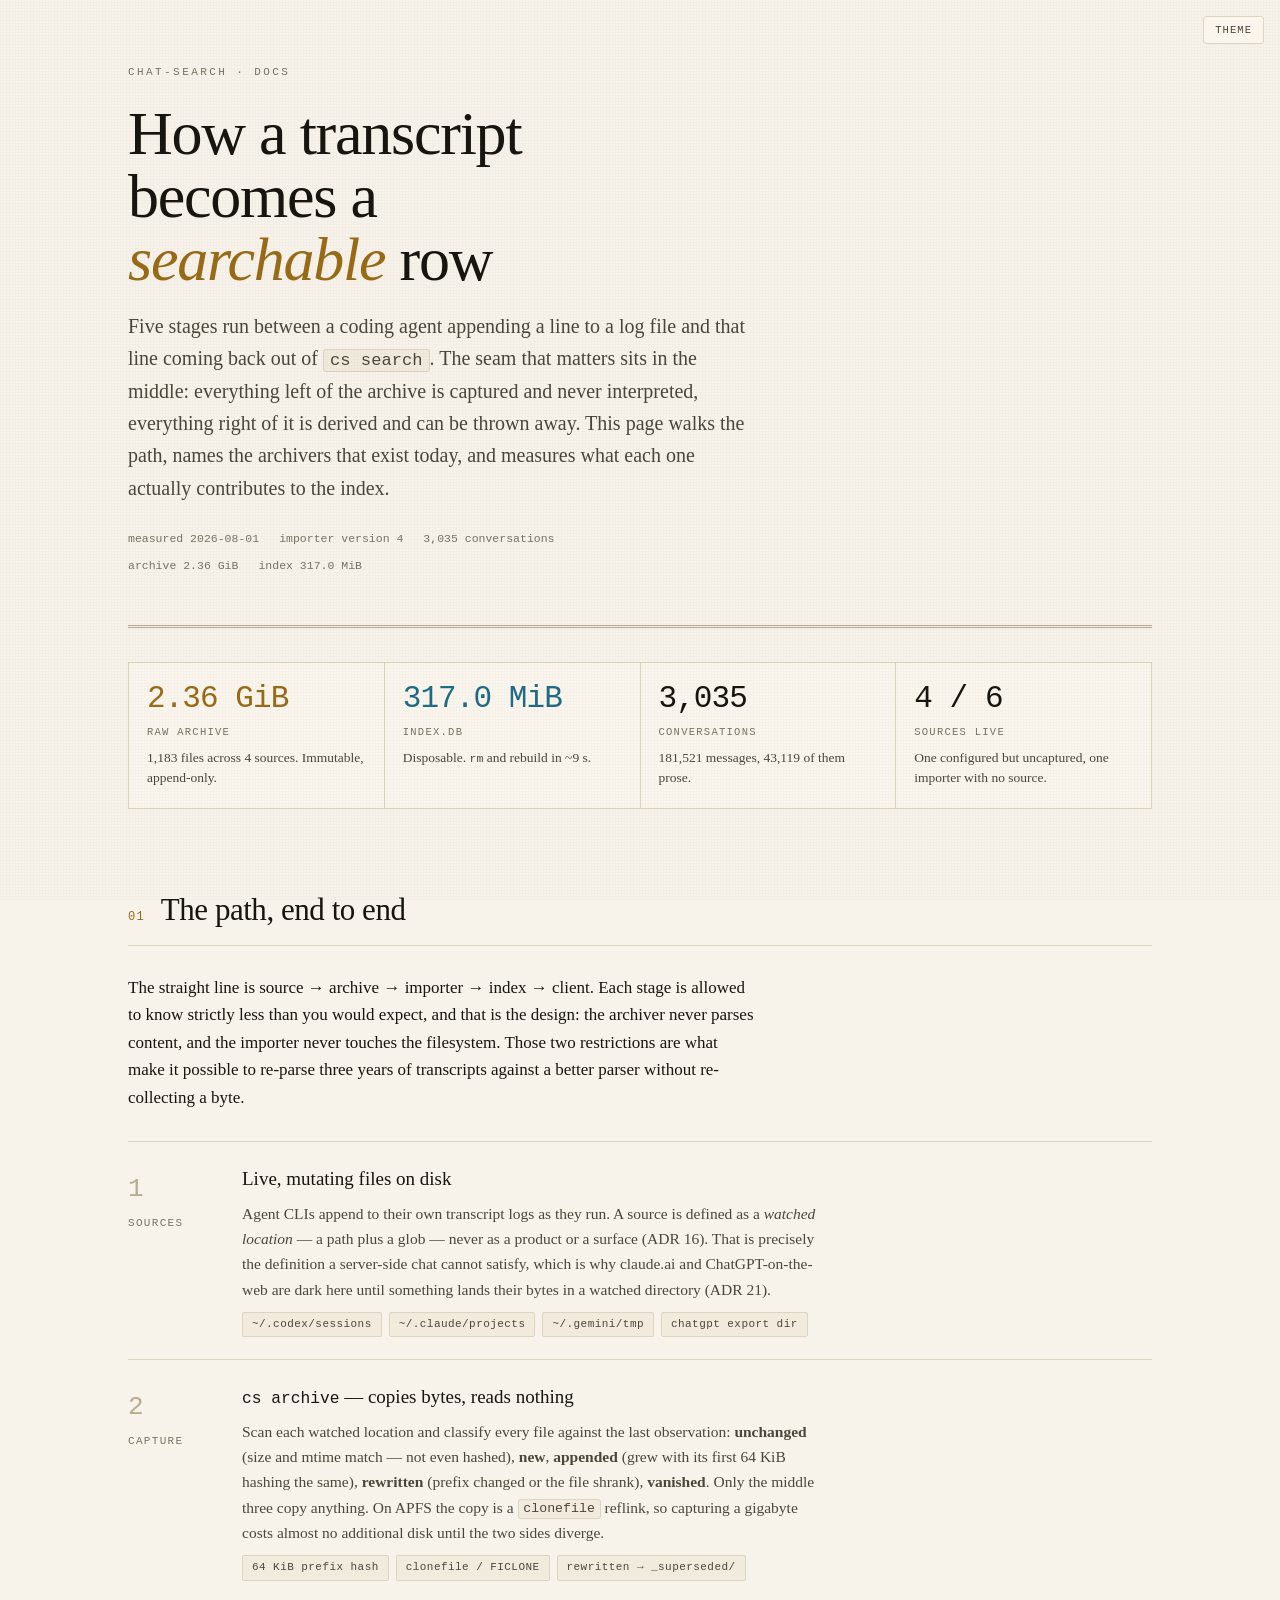
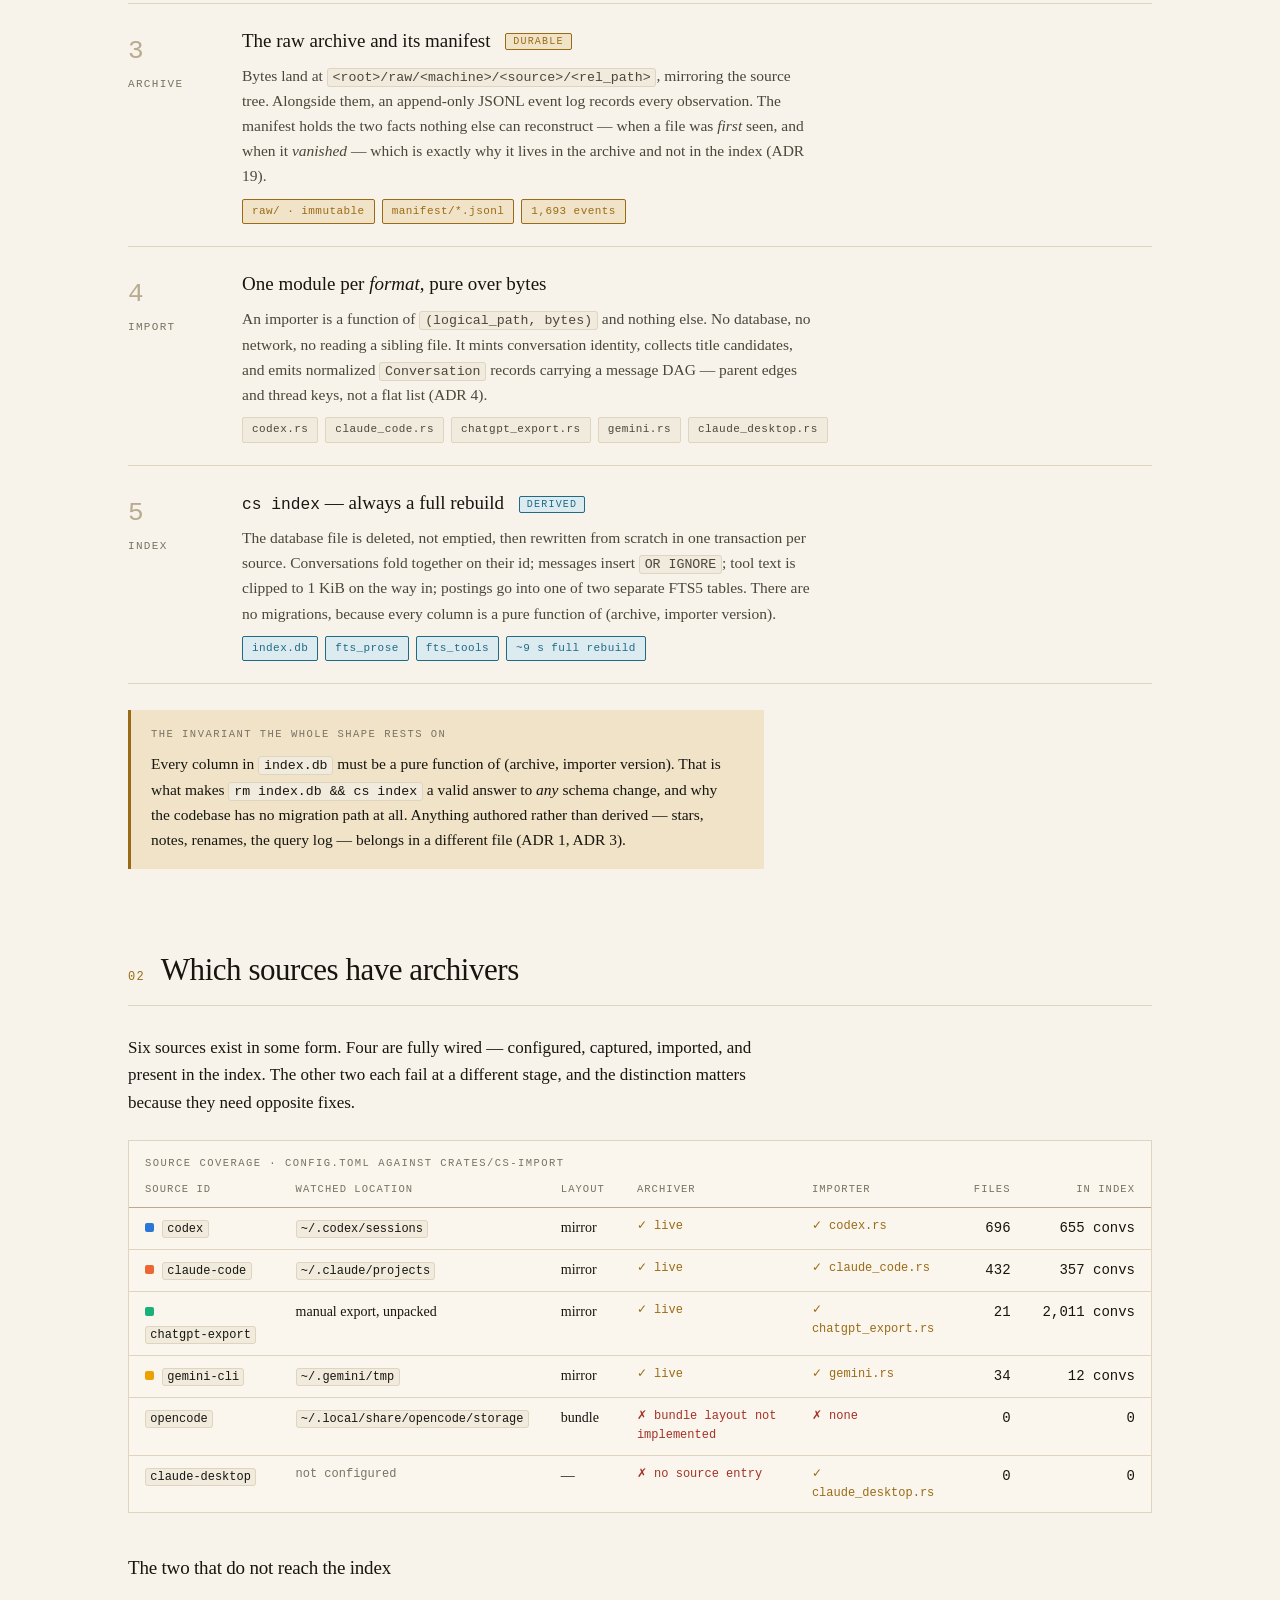
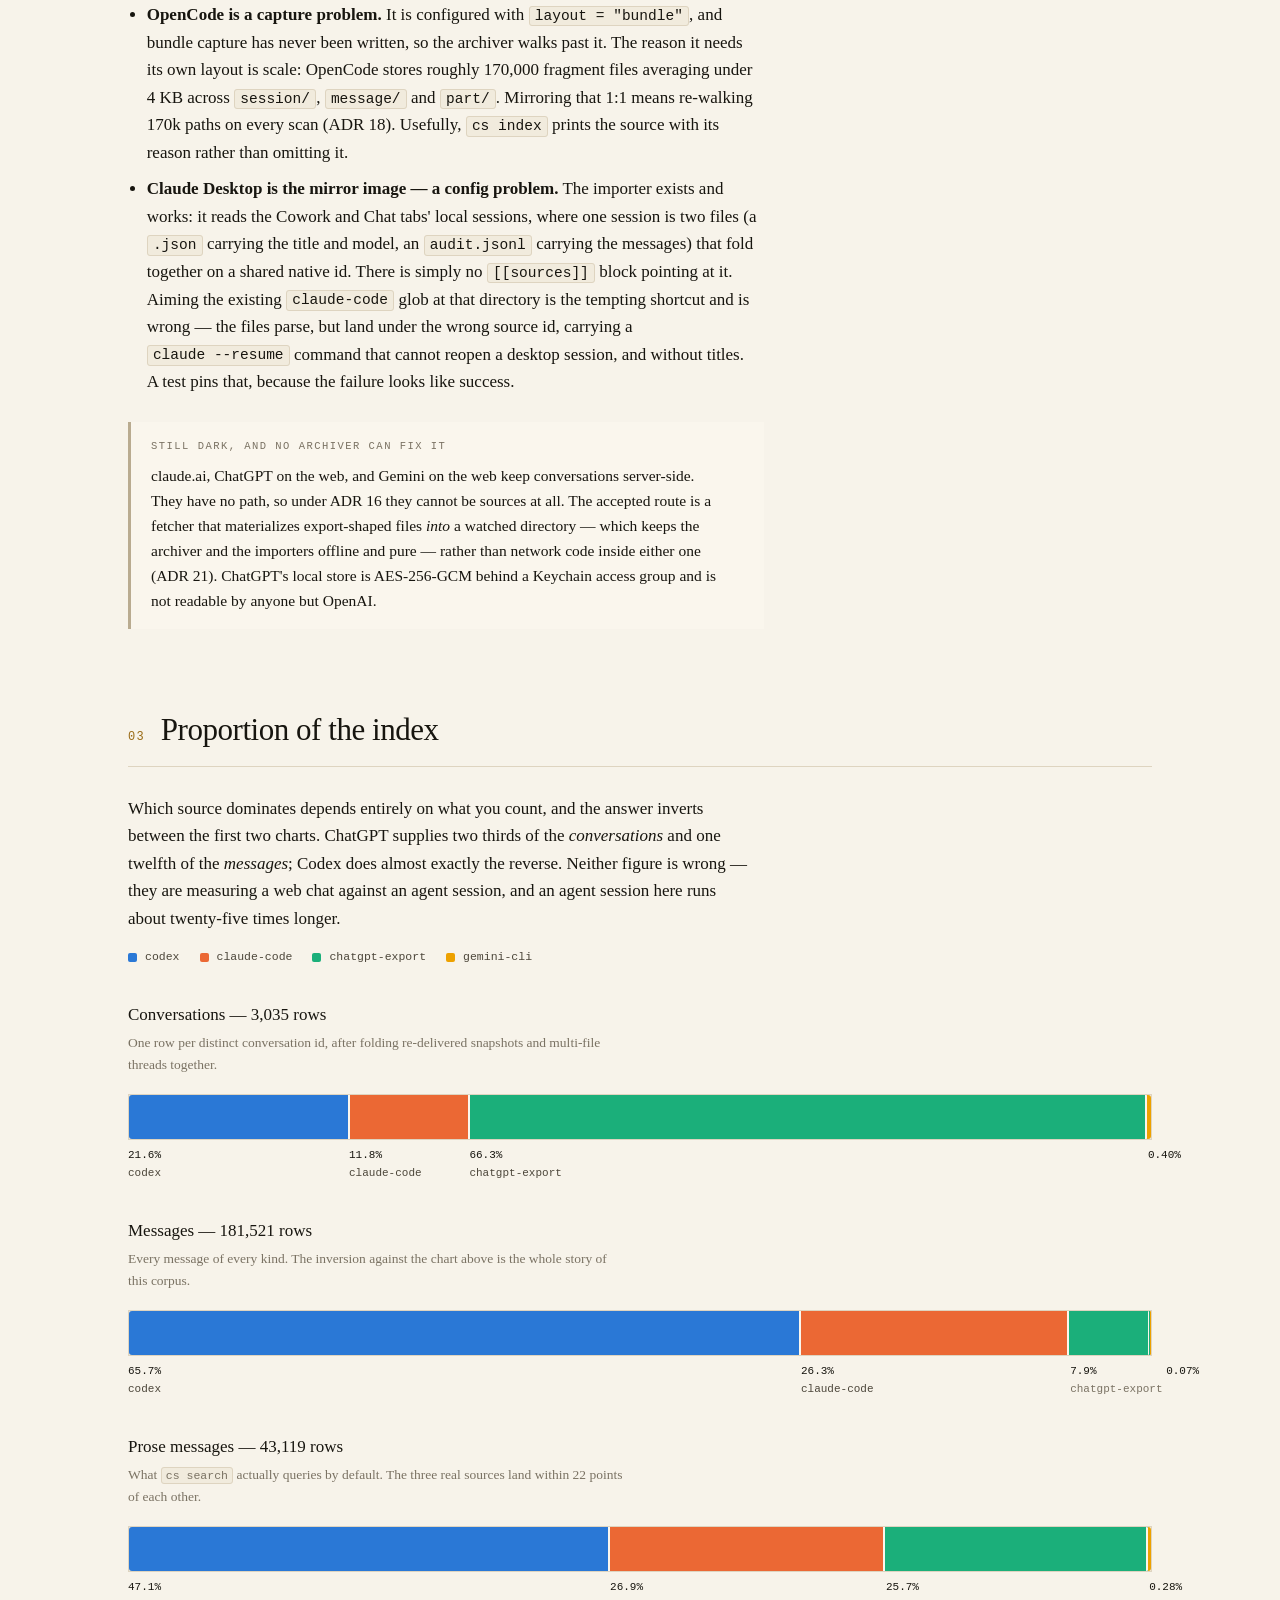
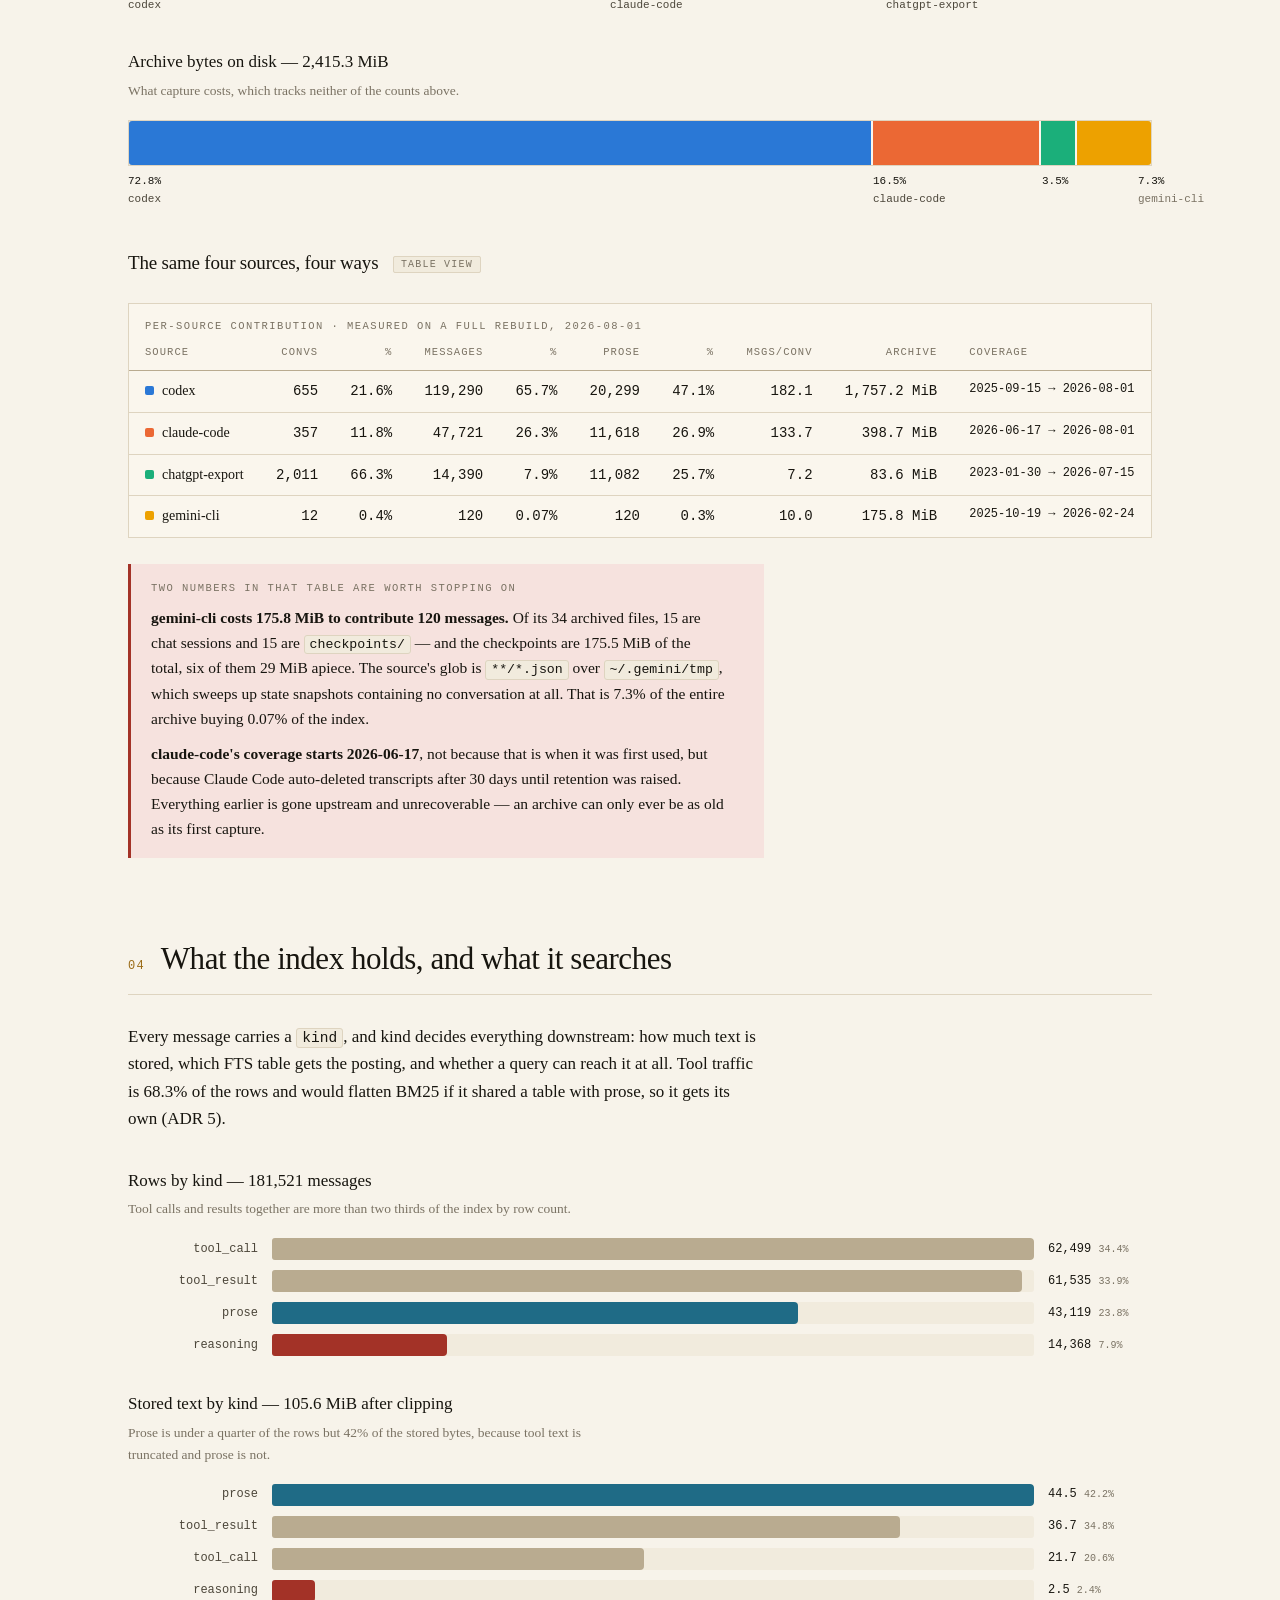
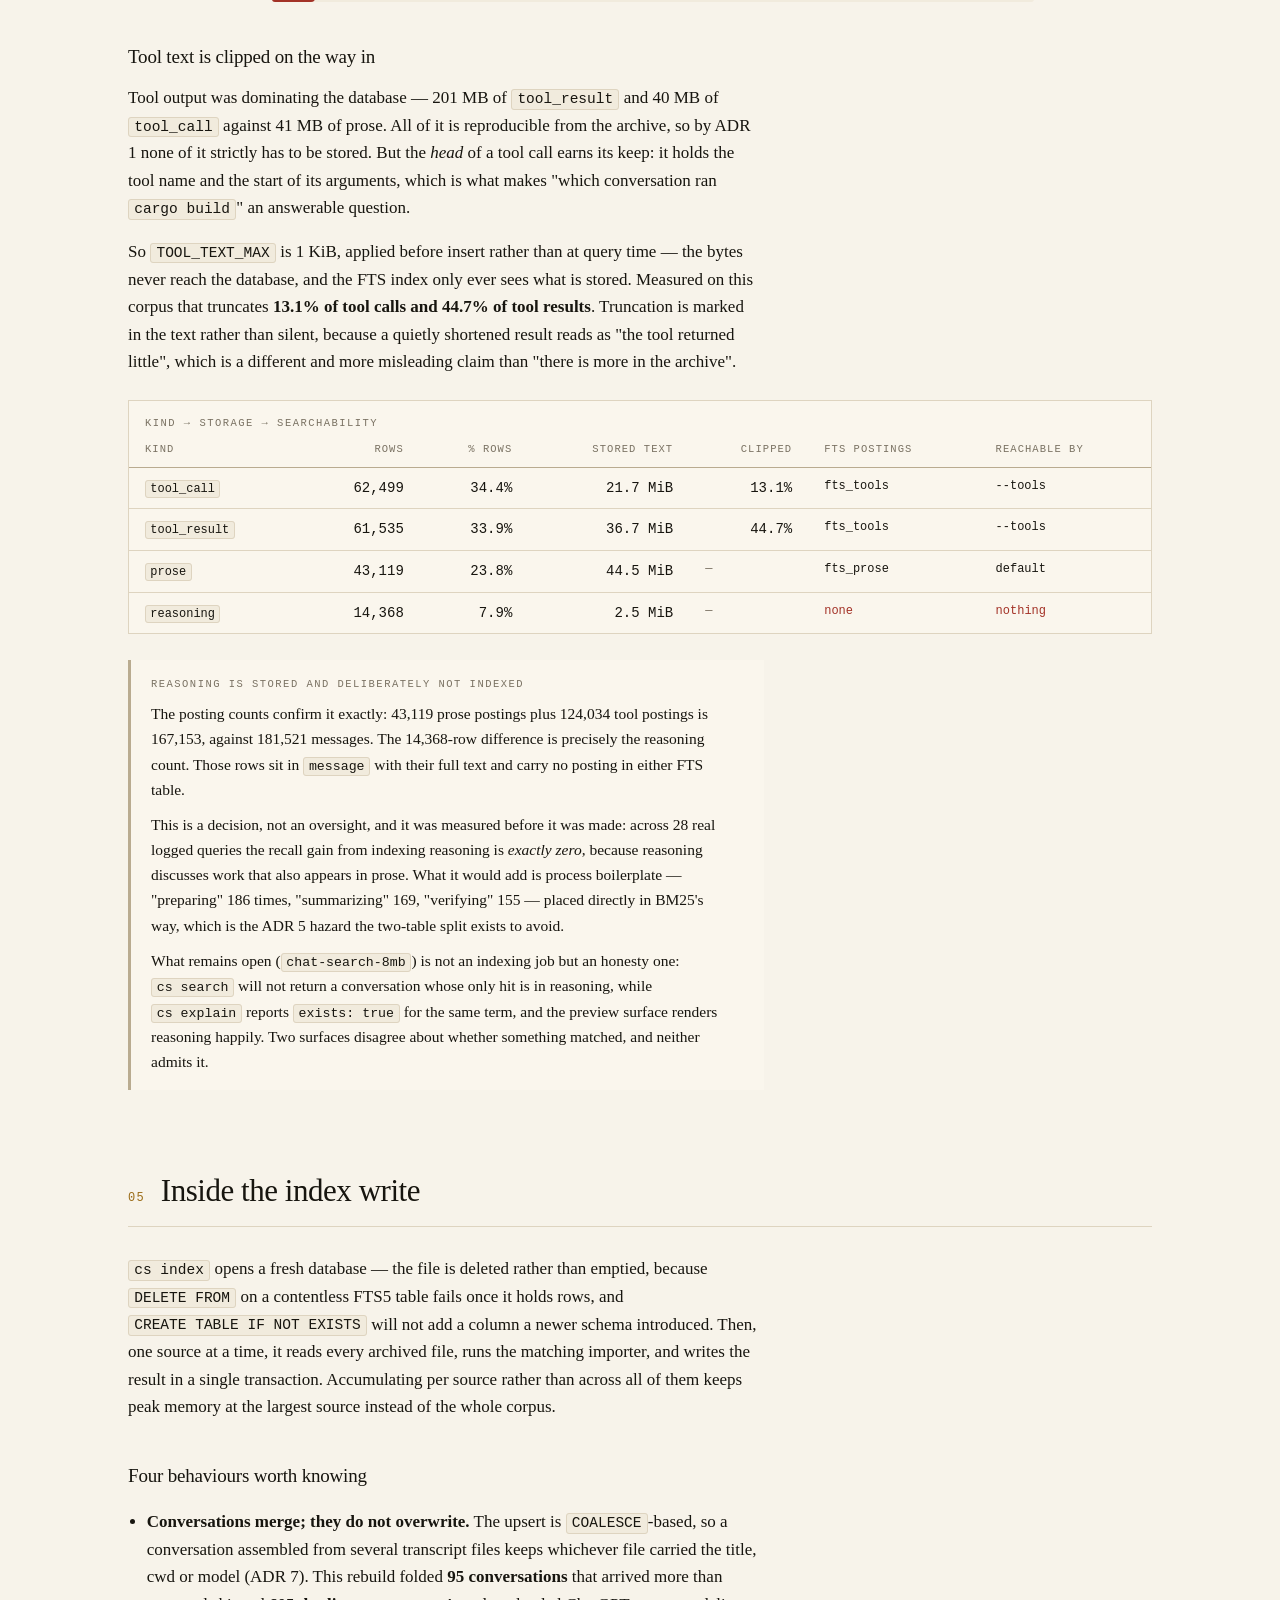
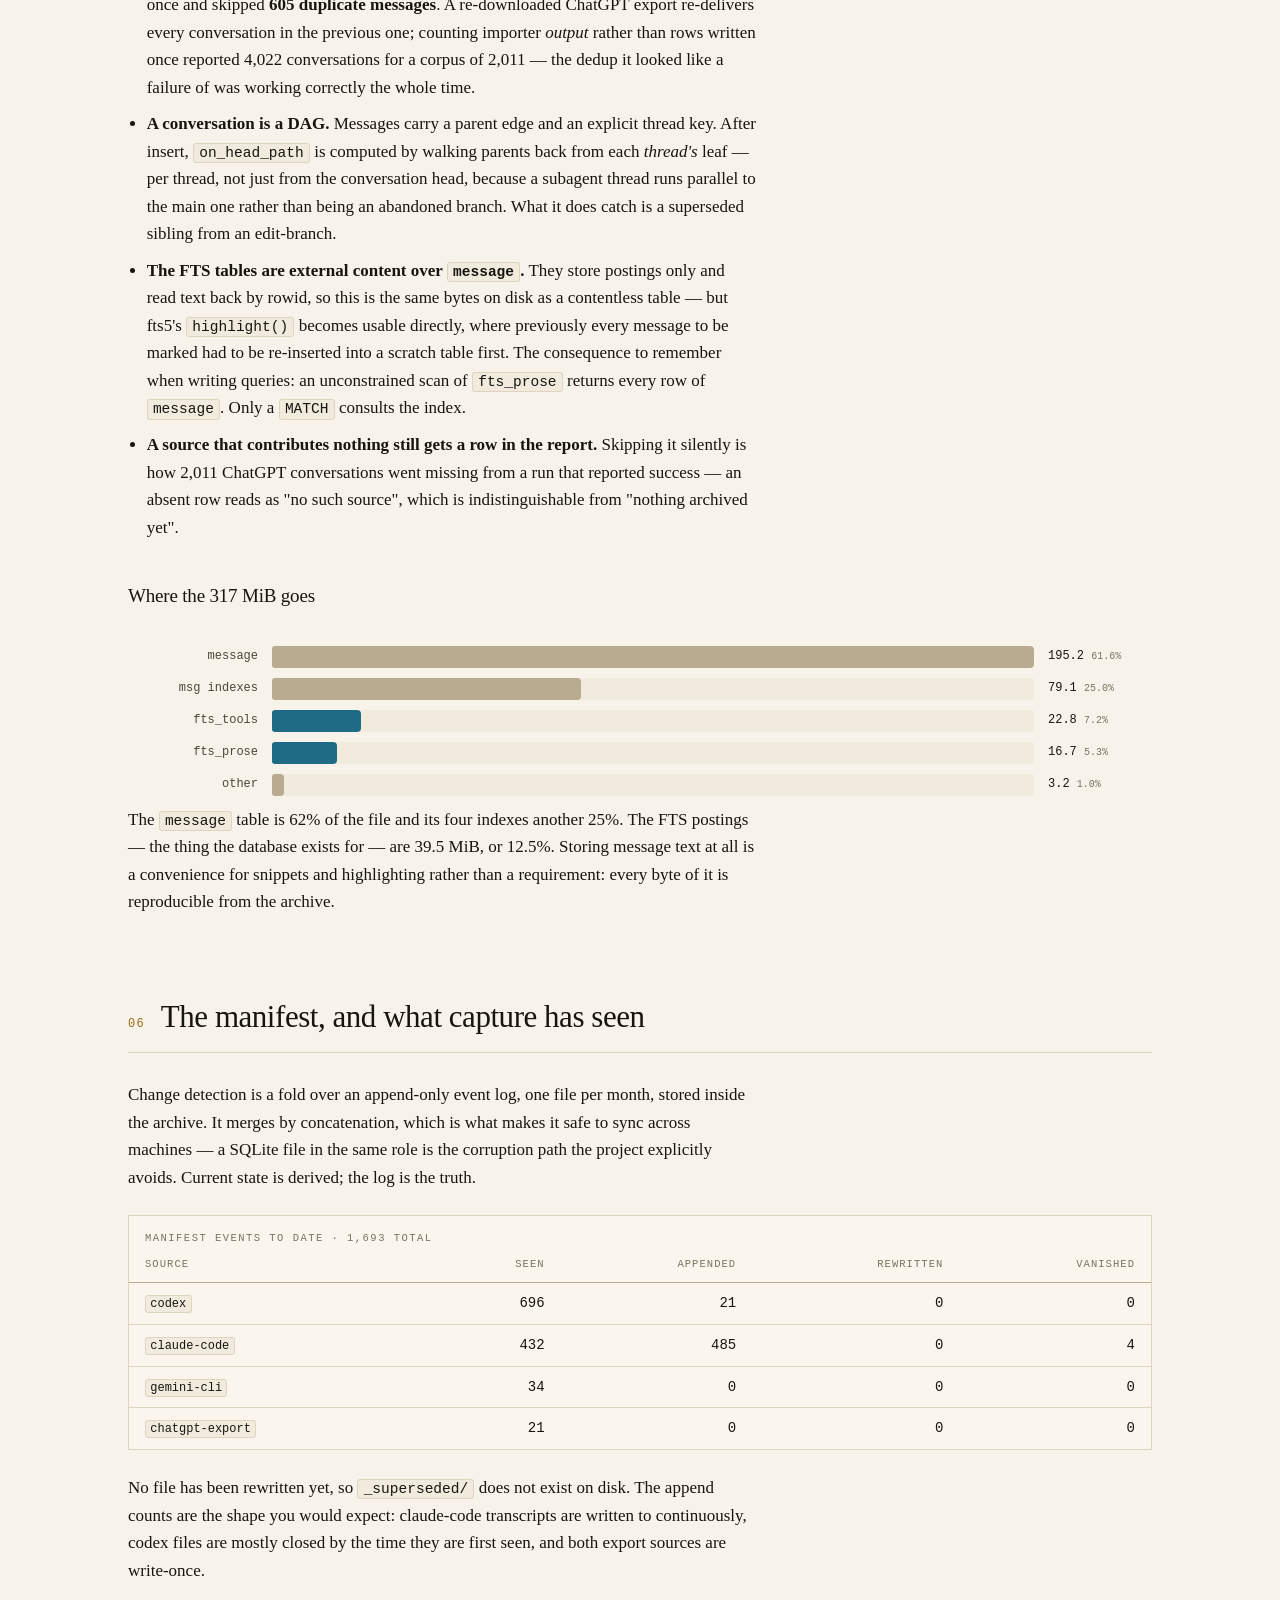
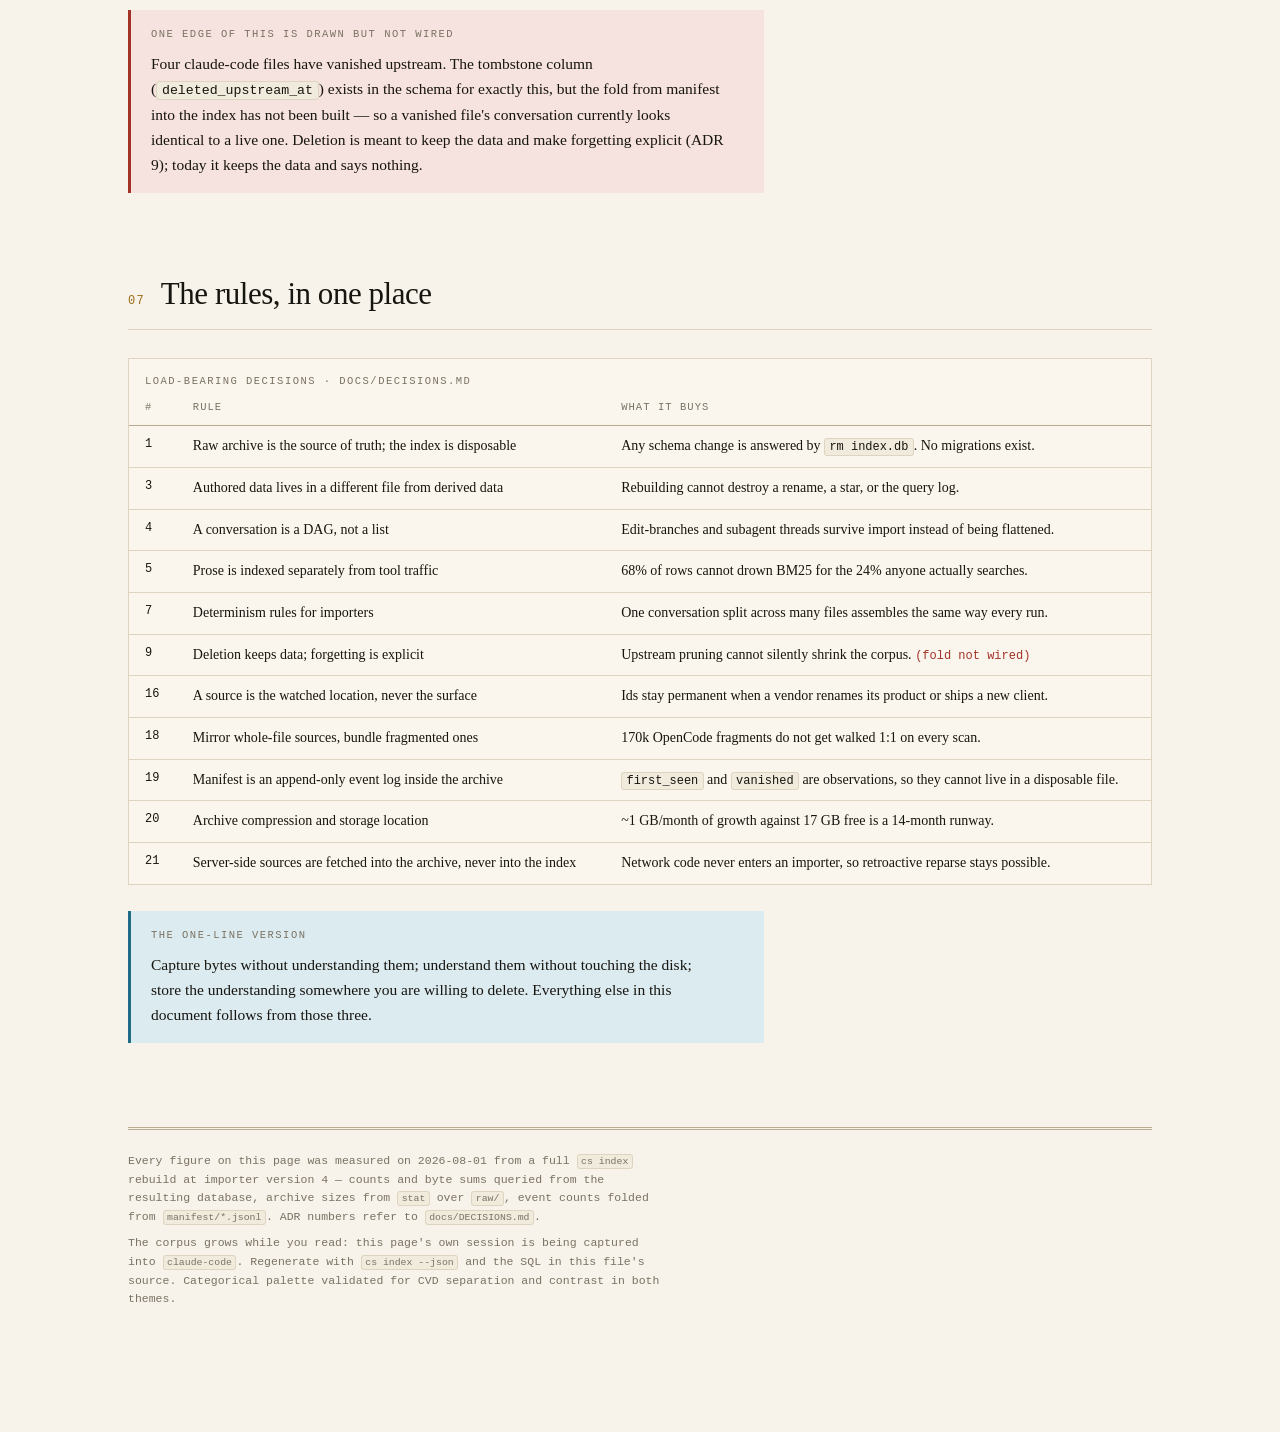
<file: docs/INGESTION.html>
<!doctype html>
<html lang="en">
<head>
<meta charset="utf-8">
<meta name="viewport" content="width=device-width, initial-scale=1">
<title>chat-search · the ingestion and index path</title>
<style>
/* ───────────────────────────────────────────────────────────────────────────
   chat-search · ingestion & index path

   Colour carries meaning here, not decoration:
     ochre  = durable. Cannot be rebuilt from anything. (archive, manifest, query log)
     steel  = derived. `rm` it and run `cs index`.       (index.db, FTS, every column)

   The categorical series palette was checked with the dataviz validator against
   both surfaces below. Dark passes every gate; light warns sub-3:1 on three
   slots, so every chart ships direct labels AND a full table — the relief rule.
   ─────────────────────────────────────────────────────────────────────────── */
:root {
  color-scheme: light;

  --paper:        #f7f3ea;
  --surface-1:    #faf6ed;
  --surface-2:    #f1ebdd;
  --rule:         #ded4c0;
  --rule-strong:  #b9ab90;

  --ink:          #17150f;
  --ink-2:        #4c463a;
  --ink-3:        #7a7263;

  --ochre:        #9a6b16;
  --ochre-bg:     #f0e3c8;
  --steel:        #1f6b86;
  --steel-bg:     #dcebf0;
  --alarm:        #a33227;
  --alarm-bg:     #f6e2de;

  --s1: #2a78d6;  /* codex          */
  --s2: #eb6834;  /* claude-code    */
  --s3: #1baf7a;  /* chatgpt-export */
  --s4: #eda100;  /* gemini-cli     */

  --font-display: "Hoefler Text", "Iowan Old Style", "Palatino Linotype", Palatino, "Book Antiqua", Georgia, serif;
  --font-mono: "SF Mono", SFMono-Regular, ui-monospace, "JetBrains Mono", "IBM Plex Mono", Menlo, Consolas, monospace;

  --grain: .022;
  --blend: multiply;
}

@media (prefers-color-scheme: dark) {
  :root:where(:not([data-theme="light"])) {
    color-scheme: dark;
    --paper:       #101216;
    --surface-1:   #16181d;
    --surface-2:   #1c1f26;
    --rule:        #2c313b;
    --rule-strong: #4a515e;
    --ink:         #f2efe6;
    --ink-2:       #b9b5a9;
    --ink-3:       #837f74;
    --ochre:       #d9a441;
    --ochre-bg:    #2e2617;
    --steel:       #5fb6d4;
    --steel-bg:    #14262e;
    --alarm:       #e0705f;
    --alarm-bg:    #2c1815;
    --s1: #3987e5;
    --s2: #d95926;
    --s3: #199e70;
    --s4: #c98500;
    --grain: .04;
    --blend: screen;
  }
}
:root[data-theme="dark"] {
  color-scheme: dark;
  --paper:       #101216;
  --surface-1:   #16181d;
  --surface-2:   #1c1f26;
  --rule:        #2c313b;
  --rule-strong: #4a515e;
  --ink:         #f2efe6;
  --ink-2:       #b9b5a9;
  --ink-3:       #837f74;
  --ochre:       #d9a441;
  --ochre-bg:    #2e2617;
  --steel:       #5fb6d4;
  --steel-bg:    #14262e;
  --alarm:       #e0705f;
  --alarm-bg:    #2c1815;
  --s1: #3987e5;
  --s2: #d95926;
  --s3: #199e70;
  --s4: #c98500;
  --grain: .04;
  --blend: screen;
}

* { box-sizing: border-box; }
html { -webkit-text-size-adjust: 100%; }
body {
  margin: 0;
  background: var(--paper);
  color: var(--ink);
  font-family: var(--font-display);
  font-size: 17px;
  line-height: 1.62;
  overflow-x: hidden;
}
/* Paper grain — pure CSS, no asset, no network. */
body::before {
  content: ""; position: fixed; inset: 0; pointer-events: none; z-index: 100;
  opacity: var(--grain); mix-blend-mode: var(--blend);
  background-image:
    repeating-linear-gradient(0deg,  #000 0 1px, transparent 1px 3px),
    repeating-linear-gradient(90deg, #000 0 1px, transparent 1px 3px);
}

.wrap { max-width: 1080px; margin: 0 auto; padding: 0 28px 120px; }

/* ── masthead ─────────────────────────────────────────────────────────── */
.masthead { padding: 64px 0 34px; border-bottom: 3px double var(--rule-strong); }
.eyebrow {
  font-family: var(--font-mono); font-size: 11px; letter-spacing: .22em;
  text-transform: uppercase; color: var(--ink-3); margin: 0 0 20px;
}
h1 {
  font-size: clamp(34px, 6.2vw, 62px); line-height: 1.02; margin: 0 0 18px;
  font-weight: 400; letter-spacing: -.02em; max-width: 16ch;
}
h1 em { font-style: italic; color: var(--ochre); }
.standfirst { font-size: clamp(17px, 2.1vw, 20px); color: var(--ink-2); max-width: 62ch; margin: 0; }
.dateline {
  font-family: var(--font-mono); font-size: 11.5px; color: var(--ink-3);
  margin-top: 26px; display: flex; flex-wrap: wrap; gap: 8px 20px;
}

/* ── section furniture ────────────────────────────────────────────────── */
section { margin-top: 76px; scroll-margin-top: 24px; }
.sec-head { display: flex; align-items: baseline; gap: 16px; border-bottom: 1px solid var(--rule); padding-bottom: 10px; margin-bottom: 28px; }
.sec-num { font-family: var(--font-mono); font-size: 12px; color: var(--ochre); letter-spacing: .1em; flex: none; }
h2 { font-size: clamp(23px, 3.2vw, 31px); font-weight: 400; margin: 0; letter-spacing: -.015em; }
h3 { font-size: 19px; font-weight: 400; margin: 40px 0 12px; letter-spacing: -.01em; }
h3 .tag, h4 .tag {
  font-family: var(--font-mono); font-size: 10px; letter-spacing: .12em;
  text-transform: uppercase; margin-left: 10px; vertical-align: middle;
  padding: 2px 7px; border-radius: 2px; border: 1px solid var(--rule);
  background: var(--surface-2); color: var(--ink-3);
}
h4 .tag[data-kind="durable"] { background: var(--ochre-bg); border-color: var(--ochre); color: var(--ochre); }
h4 .tag[data-kind="derived"] { background: var(--steel-bg); border-color: var(--steel); color: var(--steel); }
p { margin: 0 0 16px; max-width: 74ch; }
a { color: var(--steel); text-underline-offset: 3px; }
code, .mono { font-family: var(--font-mono); font-size: .855em; }
p code, li code, td code, th code, .note code {
  background: var(--surface-2); border: 1px solid var(--rule);
  padding: .08em .36em; border-radius: 3px; white-space: nowrap;
}
ul { max-width: 74ch; padding-left: 1.1em; }
li { margin-bottom: 9px; }

/* ── KPI row ──────────────────────────────────────────────────────────── */
.kpis { display: grid; grid-template-columns: repeat(auto-fit, minmax(158px, 1fr)); gap: 1px; background: var(--rule); border: 1px solid var(--rule); margin: 34px 0 0; }
.kpi { background: var(--surface-1); padding: 20px 18px; }
.kpi .v { font-family: var(--font-mono); font-size: clamp(23px, 3.2vw, 31px); line-height: 1; letter-spacing: -.03em; display: block; }
.kpi .l { font-family: var(--font-mono); font-size: 10.5px; letter-spacing: .12em; text-transform: uppercase; color: var(--ink-3); margin-top: 10px; display: block; }
.kpi .n { font-size: 13.5px; color: var(--ink-2); margin-top: 7px; display: block; line-height: 1.45; }
.kpi.durable .v { color: var(--ochre); }
.kpi.derived .v { color: var(--steel); }

/* ── pipeline ─────────────────────────────────────────────────────────── */
.flow { margin: 30px 0 8px; }
.stage { display: grid; grid-template-columns: 92px 1fr; gap: 22px; align-items: start; padding: 22px 0; border-top: 1px solid var(--rule); }
.stage:last-child { border-bottom: 1px solid var(--rule); }
.stage-key { font-family: var(--font-mono); font-size: 11px; letter-spacing: .12em; text-transform: uppercase; color: var(--ink-3); padding-top: 4px; }
.stage-key b { display: block; font-size: 26px; font-weight: 400; color: var(--rule-strong); letter-spacing: -.02em; margin-bottom: 4px; }
.stage-body h4 { margin: 0 0 6px; font-size: 19px; font-weight: 400; }
.stage-body p { margin: 0 0 10px; font-size: 15.5px; color: var(--ink-2); }
.chips { display: flex; flex-wrap: wrap; gap: 7px; margin-top: 10px; }
.chip {
  font-family: var(--font-mono); font-size: 11px; letter-spacing: .04em;
  padding: 3px 9px; border-radius: 2px; border: 1px solid var(--rule);
  background: var(--surface-2); color: var(--ink-2); white-space: nowrap;
}
.chip.durable { background: var(--ochre-bg); border-color: var(--ochre); color: var(--ochre); }
.chip.derived { background: var(--steel-bg); border-color: var(--steel); color: var(--steel); }

/* ── callouts ─────────────────────────────────────────────────────────── */
.note {
  border-left: 3px solid var(--rule-strong); background: var(--surface-1);
  padding: 16px 20px; margin: 26px 0; font-size: 15.5px; max-width: 82ch;
}
.note.durable { border-left-color: var(--ochre); background: var(--ochre-bg); }
.note.derived { border-left-color: var(--steel); background: var(--steel-bg); }
.note.alarm   { border-left-color: var(--alarm); background: var(--alarm-bg); }
.note p { margin: 0 0 10px; } .note p:last-child { margin: 0; }
.note .h { font-family: var(--font-mono); font-size: 10.5px; letter-spacing: .14em; text-transform: uppercase; color: var(--ink-3); display: block; margin-bottom: 8px; }

/* ── tables ───────────────────────────────────────────────────────────── */
.scroller { overflow-x: auto; margin: 24px 0; border: 1px solid var(--rule); background: var(--surface-1); }
table { border-collapse: collapse; width: 100%; min-width: 640px; font-size: 14px; }
caption { text-align: left; font-family: var(--font-mono); font-size: 10.5px; letter-spacing: .14em; text-transform: uppercase; color: var(--ink-3); padding: 14px 16px 0; }
th, td { text-align: left; padding: 9px 16px; border-bottom: 1px solid var(--rule); vertical-align: top; }
thead th { font-family: var(--font-mono); font-size: 10.5px; letter-spacing: .1em; text-transform: uppercase; color: var(--ink-3); font-weight: 400; border-bottom: 1px solid var(--rule-strong); white-space: nowrap; }
tbody tr:last-child td { border-bottom: none; }
td.num, th.num { text-align: right; font-family: var(--font-mono); font-variant-numeric: tabular-nums; white-space: nowrap; }
td.mono { white-space: nowrap; }
table.wide { min-width: 940px; }
.src-name { white-space: nowrap; }
tbody tr:hover td { background: var(--surface-2); }
.swatch { display: inline-block; width: 9px; height: 9px; border-radius: 2px; margin-right: 8px; vertical-align: baseline; }
.yes { color: var(--ochre); font-family: var(--font-mono); font-size: 12px; }
.no  { color: var(--ink-3); font-family: var(--font-mono); font-size: 12px; }
.bad { color: var(--alarm); font-family: var(--font-mono); font-size: 12px; }

/* ── charts ───────────────────────────────────────────────────────────── */
.figure { margin: 34px 0 10px; }
.fig-title { font-size: 17px; margin: 0 0 4px; font-weight: 400; }
.fig-sub { font-size: 13.5px; color: var(--ink-3); margin: 0 0 18px; max-width: 74ch; }
.legend { display: flex; flex-wrap: wrap; gap: 6px 20px; margin-bottom: 14px; }
.legend span { font-family: var(--font-mono); font-size: 11.5px; color: var(--ink-2); display: flex; align-items: center; }

.stackbar { display: flex; width: 100%; height: 46px; background: var(--surface-2); border: 1px solid var(--rule); }
.seg { position: relative; cursor: default; transition: filter .16s ease; }
/* 2px surface gap between adjacent fills — a spacer, not a border */
.seg + .seg { box-shadow: -2px 0 0 0 var(--surface-1); }
.seg:hover { filter: brightness(1.14); }
.stackbar .seg:first-child { border-radius: 3px 0 0 3px; }
.stackbar .seg:last-child  { border-radius: 0 3px 3px 0; }
.seg-labels { display: flex; width: 100%; margin-top: 7px; }
.seg-label { font-family: var(--font-mono); font-size: 11px; color: var(--ink-2); overflow: hidden; white-space: nowrap; padding-right: 6px; }
.seg-label b { font-weight: 400; color: var(--ink); display: block; }
/* A sliver segment still has to carry its own number — it is the series most
   likely to be misread as zero. Give the label a floor width and let the wide
   labels, which have slack to spare, absorb the few pixels. */
.seg-label.tiny { color: var(--ink-3); min-width: min(96px, 25vw); flex-shrink: 0; }

.bars { display: grid; gap: 10px; margin-top: 6px; }
.bar-row { display: grid; grid-template-columns: minmax(96px, 130px) 1fr minmax(104px, auto); gap: 14px; align-items: center; }
.bar-name { font-family: var(--font-mono); font-size: 12px; color: var(--ink-2); text-align: right; overflow: hidden; text-overflow: ellipsis; }
.bar-track { background: var(--surface-2); height: 22px; border-radius: 3px; overflow: hidden; }
.bar-fill { height: 100%; border-radius: 0 4px 4px 0; min-width: 2px; transition: filter .16s ease; }
.bar-fill:hover { filter: brightness(1.14); }
.bar-val { font-family: var(--font-mono); font-size: 12px; font-variant-numeric: tabular-nums; color: var(--ink); }
.bar-val small { color: var(--ink-3); }

#tip {
  position: fixed; z-index: 200; pointer-events: none; opacity: 0;
  transition: opacity .12s ease; background: var(--ink); color: var(--paper);
  font-family: var(--font-mono); font-size: 11.5px; line-height: 1.5;
  padding: 7px 10px; border-radius: 4px; max-width: 260px;
  box-shadow: 0 4px 16px rgba(0,0,0,.28);
}

/* ── theme toggle ─────────────────────────────────────────────────────── */
#theme {
  position: fixed; top: 16px; right: 16px; z-index: 150;
  font-family: var(--font-mono); font-size: 10.5px; letter-spacing: .1em;
  text-transform: uppercase; background: var(--surface-1); color: var(--ink-2);
  border: 1px solid var(--rule); border-radius: 3px; padding: 7px 11px; cursor: pointer;
}
#theme:hover { border-color: var(--rule-strong); color: var(--ink); }

footer { margin-top: 84px; padding-top: 22px; border-top: 3px double var(--rule-strong); font-family: var(--font-mono); font-size: 11.5px; color: var(--ink-3); }
footer p { max-width: 78ch; margin-bottom: 8px; }

@media (max-width: 620px) {
  body { font-size: 16px; }
  .wrap { padding: 0 18px 80px; }
  .stage { grid-template-columns: 1fr; gap: 10px; }
  .stage-key { display: flex; align-items: baseline; gap: 10px; padding-top: 0; }
  .stage-key b { font-size: 19px; margin: 0; }
  .bar-row { grid-template-columns: 1fr; gap: 4px; }
  .bar-name { text-align: left; }
}
@media (prefers-reduced-motion: reduce) { * { transition: none !important; } }
</style>
</head>
<body>
<button id="theme" type="button" aria-label="Toggle colour theme">theme</button>
<div id="tip" role="status" aria-live="polite"></div>

<div class="wrap">

<header class="masthead">
  <p class="eyebrow">chat-search · docs</p>
  <h1>How a transcript becomes a <em>searchable</em> row</h1>
  <p class="standfirst">
    Five stages run between a coding agent appending a line to a log file and that line coming
    back out of <code>cs search</code>. The seam that matters sits in the middle: everything
    left of the archive is captured and never interpreted, everything right of it is derived
    and can be thrown away. This page walks the path, names the archivers that exist today,
    and measures what each one actually contributes to the index.
  </p>
  <p class="dateline">
    <span>measured 2026-08-01</span>
    <span>importer version 4</span>
    <span>3,035 conversations</span>
    <span>archive 2.36 GiB</span>
    <span>index 317.0 MiB</span>
  </p>
</header>

<div class="kpis">
  <div class="kpi durable">
    <span class="v">2.36 GiB</span>
    <span class="l">raw archive</span>
    <span class="n">1,183 files across 4 sources. Immutable, append-only.</span>
  </div>
  <div class="kpi derived">
    <span class="v">317.0 MiB</span>
    <span class="l">index.db</span>
    <span class="n">Disposable. <code>rm</code> and rebuild in ~9 s.</span>
  </div>
  <div class="kpi">
    <span class="v">3,035</span>
    <span class="l">conversations</span>
    <span class="n">181,521 messages, 43,119 of them prose.</span>
  </div>
  <div class="kpi">
    <span class="v">4 / 6</span>
    <span class="l">sources live</span>
    <span class="n">One configured but uncaptured, one importer with no source.</span>
  </div>
</div>

<!-- ══════════════════════════════════════════════════════════════════════ -->
<section id="pipeline">
  <div class="sec-head"><span class="sec-num">01</span><h2>The path, end to end</h2></div>

  <p>
    The straight line is source → archive → importer → index → client. Each stage is allowed to
    know strictly less than you would expect, and that is the design: the archiver never parses
    content, and the importer never touches the filesystem. Those two restrictions are what make
    it possible to re-parse three years of transcripts against a better parser without
    re-collecting a byte.
  </p>

  <div class="flow">
    <div class="stage">
      <div class="stage-key"><b>1</b>sources</div>
      <div class="stage-body">
        <h4>Live, mutating files on disk</h4>
        <p>
          Agent CLIs append to their own transcript logs as they run. A source is defined as a
          <em>watched location</em> — a path plus a glob — never as a product or a surface
          (ADR 16). That is precisely the definition a server-side chat cannot satisfy, which is
          why claude.ai and ChatGPT-on-the-web are dark here until something lands their bytes
          in a watched directory (ADR 21).
        </p>
        <div class="chips">
          <span class="chip">~/.codex/sessions</span>
          <span class="chip">~/.claude/projects</span>
          <span class="chip">~/.gemini/tmp</span>
          <span class="chip">chatgpt export dir</span>
        </div>
      </div>
    </div>

    <div class="stage">
      <div class="stage-key"><b>2</b>capture</div>
      <div class="stage-body">
        <h4><code>cs archive</code> — copies bytes, reads nothing</h4>
        <p>
          Scan each watched location and classify every file against the last observation:
          <b>unchanged</b> (size and mtime match — not even hashed), <b>new</b>,
          <b>appended</b> (grew with its first 64 KiB hashing the same), <b>rewritten</b>
          (prefix changed or the file shrank), <b>vanished</b>. Only the middle three copy
          anything. On APFS the copy is a <code>clonefile</code> reflink, so capturing a gigabyte
          costs almost no additional disk until the two sides diverge.
        </p>
        <div class="chips">
          <span class="chip">64 KiB prefix hash</span>
          <span class="chip">clonefile / FICLONE</span>
          <span class="chip">rewritten → _superseded/</span>
        </div>
      </div>
    </div>

    <div class="stage">
      <div class="stage-key"><b>3</b>archive</div>
      <div class="stage-body">
        <h4>The raw archive and its manifest <span class="tag" data-kind="durable">durable</span></h4>
        <p>
          Bytes land at
          <code>&lt;root&gt;/raw/&lt;machine&gt;/&lt;source&gt;/&lt;rel_path&gt;</code>,
          mirroring the source tree. Alongside them, an append-only JSONL event log records every
          observation. The manifest holds the two facts nothing else can reconstruct — when a
          file was <em>first</em> seen, and when it <em>vanished</em> — which is exactly why it
          lives in the archive and not in the index (ADR 19).
        </p>
        <div class="chips">
          <span class="chip durable">raw/ · immutable</span>
          <span class="chip durable">manifest/*.jsonl</span>
          <span class="chip durable">1,693 events</span>
        </div>
      </div>
    </div>

    <div class="stage">
      <div class="stage-key"><b>4</b>import</div>
      <div class="stage-body">
        <h4>One module per <em>format</em>, pure over bytes</h4>
        <p>
          An importer is a function of <code>(logical_path, bytes)</code> and nothing else. No
          database, no network, no reading a sibling file. It mints conversation identity,
          collects title candidates, and emits normalized <code>Conversation</code> records
          carrying a message DAG — parent edges and thread keys, not a flat list (ADR 4).
        </p>
        <div class="chips">
          <span class="chip">codex.rs</span>
          <span class="chip">claude_code.rs</span>
          <span class="chip">chatgpt_export.rs</span>
          <span class="chip">gemini.rs</span>
          <span class="chip">claude_desktop.rs</span>
        </div>
      </div>
    </div>

    <div class="stage">
      <div class="stage-key"><b>5</b>index</div>
      <div class="stage-body">
        <h4><code>cs index</code> — always a full rebuild <span class="tag" data-kind="derived">derived</span></h4>
        <p>
          The database file is deleted, not emptied, then rewritten from scratch in one
          transaction per source. Conversations fold together on their id; messages insert
          <code>OR IGNORE</code>; tool text is clipped to 1 KiB on the way in; postings go into
          one of two separate FTS5 tables. There are no migrations, because every column is a
          pure function of (archive, importer version).
        </p>
        <div class="chips">
          <span class="chip derived">index.db</span>
          <span class="chip derived">fts_prose</span>
          <span class="chip derived">fts_tools</span>
          <span class="chip derived">~9 s full rebuild</span>
        </div>
      </div>
    </div>
  </div>

  <div class="note durable">
    <span class="h">The invariant the whole shape rests on</span>
    <p>
      Every column in <code>index.db</code> must be a pure function of (archive, importer
      version). That is what makes <code>rm index.db &amp;&amp; cs index</code> a valid answer to
      <em>any</em> schema change, and why the codebase has no migration path at all. Anything
      authored rather than derived — stars, notes, renames, the query log — belongs in a
      different file (ADR 1, ADR 3).
    </p>
  </div>
</section>

<!-- ══════════════════════════════════════════════════════════════════════ -->
<section id="sources">
  <div class="sec-head"><span class="sec-num">02</span><h2>Which sources have archivers</h2></div>

  <p>
    Six sources exist in some form. Four are fully wired — configured, captured, imported, and
    present in the index. The other two each fail at a different stage, and the distinction
    matters because they need opposite fixes.
  </p>

  <div class="scroller">
    <table>
      <caption>Source coverage · config.toml against crates/cs-import</caption>
      <thead>
        <tr>
          <th>Source id</th><th>Watched location</th><th>Layout</th>
          <th>Archiver</th><th>Importer</th><th class="num">Files</th><th class="num">In index</th>
        </tr>
      </thead>
      <tbody>
        <tr>
          <td><span class="swatch" style="background:var(--s1)"></span><code>codex</code></td>
          <td><code>~/.codex/sessions</code></td><td>mirror</td>
          <td class="yes">✓ live</td><td class="yes">✓ codex.rs</td>
          <td class="num">696</td><td class="num">655 convs</td>
        </tr>
        <tr>
          <td><span class="swatch" style="background:var(--s2)"></span><code>claude-code</code></td>
          <td><code>~/.claude/projects</code></td><td>mirror</td>
          <td class="yes">✓ live</td><td class="yes">✓ claude_code.rs</td>
          <td class="num">432</td><td class="num">357 convs</td>
        </tr>
        <tr>
          <td><span class="swatch" style="background:var(--s3)"></span><code>chatgpt-export</code></td>
          <td>manual export, unpacked</td><td>mirror</td>
          <td class="yes">✓ live</td><td class="yes">✓ chatgpt_export.rs</td>
          <td class="num">21</td><td class="num">2,011 convs</td>
        </tr>
        <tr>
          <td><span class="swatch" style="background:var(--s4)"></span><code>gemini-cli</code></td>
          <td><code>~/.gemini/tmp</code></td><td>mirror</td>
          <td class="yes">✓ live</td><td class="yes">✓ gemini.rs</td>
          <td class="num">34</td><td class="num">12 convs</td>
        </tr>
        <tr>
          <td><code>opencode</code></td>
          <td><code>~/.local/share/opencode/storage</code></td><td>bundle</td>
          <td class="bad">✗ bundle layout not implemented</td><td class="bad">✗ none</td>
          <td class="num">0</td><td class="num">0</td>
        </tr>
        <tr>
          <td><code>claude-desktop</code></td>
          <td class="no">not configured</td><td>—</td>
          <td class="bad">✗ no source entry</td><td class="yes">✓ claude_desktop.rs</td>
          <td class="num">0</td><td class="num">0</td>
        </tr>
      </tbody>
    </table>
  </div>

  <h3>The two that do not reach the index</h3>
  <ul>
    <li>
      <b>OpenCode is a capture problem.</b> It is configured with <code>layout = "bundle"</code>,
      and bundle capture has never been written, so the archiver walks past it. The reason it
      needs its own layout is scale: OpenCode stores roughly 170,000 fragment files averaging
      under 4 KB across <code>session/</code>, <code>message/</code> and <code>part/</code>.
      Mirroring that 1:1 means re-walking 170k paths on every scan (ADR 18). Usefully,
      <code>cs index</code> prints the source with its reason rather than omitting it.
    </li>
    <li>
      <b>Claude Desktop is the mirror image — a config problem.</b> The importer exists and
      works: it reads the Cowork and Chat tabs' local sessions, where one session is two files
      (a <code>.json</code> carrying the title and model, an <code>audit.jsonl</code> carrying
      the messages) that fold together on a shared native id. There is simply no
      <code>[[sources]]</code> block pointing at it. Aiming the existing <code>claude-code</code>
      glob at that directory is the tempting shortcut and is wrong — the files parse, but land
      under the wrong source id, carrying a <code>claude --resume</code> command that cannot
      reopen a desktop session, and without titles. A test pins that, because the failure looks
      like success.
    </li>
  </ul>

  <div class="note">
    <span class="h">Still dark, and no archiver can fix it</span>
    <p>
      claude.ai, ChatGPT on the web, and Gemini on the web keep conversations server-side. They
      have no path, so under ADR 16 they cannot be sources at all. The accepted route is a
      fetcher that materializes export-shaped files <em>into</em> a watched directory — which
      keeps the archiver and the importers offline and pure — rather than network code inside
      either one (ADR 21). ChatGPT's local store is AES-256-GCM behind a Keychain access group
      and is not readable by anyone but OpenAI.
    </p>
  </div>
</section>

<!-- ══════════════════════════════════════════════════════════════════════ -->
<section id="proportions">
  <div class="sec-head"><span class="sec-num">03</span><h2>Proportion of the index</h2></div>

  <p>
    Which source dominates depends entirely on what you count, and the answer inverts between
    the first two charts. ChatGPT supplies two thirds of the <em>conversations</em> and one
    twelfth of the <em>messages</em>; Codex does almost exactly the reverse. Neither figure is
    wrong — they are measuring a web chat against an agent session, and an agent session here
    runs about twenty-five times longer.
  </p>

  <div class="legend">
    <span><span class="swatch" style="background:var(--s1)"></span>codex</span>
    <span><span class="swatch" style="background:var(--s2)"></span>claude-code</span>
    <span><span class="swatch" style="background:var(--s3)"></span>chatgpt-export</span>
    <span><span class="swatch" style="background:var(--s4)"></span>gemini-cli</span>
  </div>

  <div class="figure">
    <p class="fig-title">Conversations — 3,035 rows</p>
    <p class="fig-sub">One row per distinct conversation id, after folding re-delivered snapshots and multi-file threads together.</p>
    <div class="stackbar" id="bar-convs"></div>
    <div class="seg-labels" id="lab-convs"></div>
  </div>

  <div class="figure">
    <p class="fig-title">Messages — 181,521 rows</p>
    <p class="fig-sub">Every message of every kind. The inversion against the chart above is the whole story of this corpus.</p>
    <div class="stackbar" id="bar-msgs"></div>
    <div class="seg-labels" id="lab-msgs"></div>
  </div>

  <div class="figure">
    <p class="fig-title">Prose messages — 43,119 rows</p>
    <p class="fig-sub">What <code>cs search</code> actually queries by default. The three real sources land within 22 points of each other.</p>
    <div class="stackbar" id="bar-prose"></div>
    <div class="seg-labels" id="lab-prose"></div>
  </div>

  <div class="figure">
    <p class="fig-title">Archive bytes on disk — 2,415.3 MiB</p>
    <p class="fig-sub">What capture costs, which tracks neither of the counts above.</p>
    <div class="stackbar" id="bar-bytes"></div>
    <div class="seg-labels" id="lab-bytes"></div>
  </div>

  <h3>The same four sources, four ways <span class="tag">table view</span></h3>
  <div class="scroller">
    <table class="wide">
      <caption>Per-source contribution · measured on a full rebuild, 2026-08-01</caption>
      <thead>
        <tr>
          <th>Source</th>
          <th class="num">Convs</th><th class="num">%</th>
          <th class="num">Messages</th><th class="num">%</th>
          <th class="num">Prose</th><th class="num">%</th>
          <th class="num">Msgs/conv</th>
          <th class="num">Archive</th>
          <th>Coverage</th>
        </tr>
      </thead>
      <tbody>
        <tr>
          <td class="src-name"><span class="swatch" style="background:var(--s1)"></span>codex</td>
          <td class="num">655</td><td class="num">21.6%</td>
          <td class="num">119,290</td><td class="num">65.7%</td>
          <td class="num">20,299</td><td class="num">47.1%</td>
          <td class="num">182.1</td>
          <td class="num">1,757.2 MiB</td>
          <td class="mono">2025-09-15 → 2026-08-01</td>
        </tr>
        <tr>
          <td class="src-name"><span class="swatch" style="background:var(--s2)"></span>claude-code</td>
          <td class="num">357</td><td class="num">11.8%</td>
          <td class="num">47,721</td><td class="num">26.3%</td>
          <td class="num">11,618</td><td class="num">26.9%</td>
          <td class="num">133.7</td>
          <td class="num">398.7 MiB</td>
          <td class="mono">2026-06-17 → 2026-08-01</td>
        </tr>
        <tr>
          <td class="src-name"><span class="swatch" style="background:var(--s3)"></span>chatgpt-export</td>
          <td class="num">2,011</td><td class="num">66.3%</td>
          <td class="num">14,390</td><td class="num">7.9%</td>
          <td class="num">11,082</td><td class="num">25.7%</td>
          <td class="num">7.2</td>
          <td class="num">83.6 MiB</td>
          <td class="mono">2023-01-30 → 2026-07-15</td>
        </tr>
        <tr>
          <td class="src-name"><span class="swatch" style="background:var(--s4)"></span>gemini-cli</td>
          <td class="num">12</td><td class="num">0.4%</td>
          <td class="num">120</td><td class="num">0.07%</td>
          <td class="num">120</td><td class="num">0.3%</td>
          <td class="num">10.0</td>
          <td class="num">175.8 MiB</td>
          <td class="mono">2025-10-19 → 2026-02-24</td>
        </tr>
      </tbody>
    </table>
  </div>

  <div class="note alarm">
    <span class="h">Two numbers in that table are worth stopping on</span>
    <p>
      <b>gemini-cli costs 175.8 MiB to contribute 120 messages.</b> Of its 34 archived files, 15
      are chat sessions and 15 are <code>checkpoints/</code> — and the checkpoints are 175.5 MiB
      of the total, six of them 29 MiB apiece. The source's glob is <code>**/*.json</code> over
      <code>~/.gemini/tmp</code>, which sweeps up state snapshots containing no conversation at
      all. That is 7.3% of the entire archive buying 0.07% of the index.
    </p>
    <p>
      <b>claude-code's coverage starts 2026-06-17</b>, not because that is when it was first
      used, but because Claude Code auto-deleted transcripts after 30 days until retention was
      raised. Everything earlier is gone upstream and unrecoverable — an archive can only ever
      be as old as its first capture.
    </p>
  </div>
</section>

<!-- ══════════════════════════════════════════════════════════════════════ -->
<section id="shape">
  <div class="sec-head"><span class="sec-num">04</span><h2>What the index holds, and what it searches</h2></div>

  <p>
    Every message carries a <code>kind</code>, and kind decides everything downstream: how much
    text is stored, which FTS table gets the posting, and whether a query can reach it at all.
    Tool traffic is 68.3% of the rows and would flatten BM25 if it shared a table with prose, so
    it gets its own (ADR 5).
  </p>

  <div class="figure">
    <p class="fig-title">Rows by kind — 181,521 messages</p>
    <p class="fig-sub">Tool calls and results together are more than two thirds of the index by row count.</p>
    <div class="bars" id="bars-kind"></div>
  </div>

  <div class="figure">
    <p class="fig-title">Stored text by kind — 105.6 MiB after clipping</p>
    <p class="fig-sub">Prose is under a quarter of the rows but 42% of the stored bytes, because tool text is truncated and prose is not.</p>
    <div class="bars" id="bars-bytes"></div>
  </div>

  <h3>Tool text is clipped on the way in</h3>
  <p>
    Tool output was dominating the database — 201 MB of <code>tool_result</code> and 40 MB of
    <code>tool_call</code> against 41 MB of prose. All of it is reproducible from the archive, so
    by ADR 1 none of it strictly has to be stored. But the <em>head</em> of a tool call earns its
    keep: it holds the tool name and the start of its arguments, which is what makes "which
    conversation ran <code>cargo build</code>" an answerable question.
  </p>
  <p>
    So <code>TOOL_TEXT_MAX</code> is 1 KiB, applied before insert rather than at query time — the
    bytes never reach the database, and the FTS index only ever sees what is stored. Measured on
    this corpus that truncates <b>13.1% of tool calls and 44.7% of tool results</b>. Truncation
    is marked in the text rather than silent, because a quietly shortened result reads as "the
    tool returned little", which is a different and more misleading claim than "there is more in
    the archive".
  </p>

  <div class="scroller">
    <table>
      <caption>Kind → storage → searchability</caption>
      <thead>
        <tr><th>Kind</th><th class="num">Rows</th><th class="num">% rows</th><th class="num">Stored text</th><th class="num">Clipped</th><th>FTS postings</th><th>Reachable by</th></tr>
      </thead>
      <tbody>
        <tr><td><code>tool_call</code></td><td class="num">62,499</td><td class="num">34.4%</td><td class="num">21.7 MiB</td><td class="num">13.1%</td><td class="mono">fts_tools</td><td class="mono">--tools</td></tr>
        <tr><td><code>tool_result</code></td><td class="num">61,535</td><td class="num">33.9%</td><td class="num">36.7 MiB</td><td class="num">44.7%</td><td class="mono">fts_tools</td><td class="mono">--tools</td></tr>
        <tr><td><code>prose</code></td><td class="num">43,119</td><td class="num">23.8%</td><td class="num">44.5 MiB</td><td class="no">—</td><td class="mono">fts_prose</td><td class="mono">default</td></tr>
        <tr><td><code>reasoning</code></td><td class="num">14,368</td><td class="num">7.9%</td><td class="num">2.5 MiB</td><td class="no">—</td><td class="bad">none</td><td class="bad">nothing</td></tr>
      </tbody>
    </table>
  </div>

  <div class="note">
    <span class="h">Reasoning is stored and deliberately not indexed</span>
    <p>
      The posting counts confirm it exactly: 43,119 prose postings plus 124,034 tool postings is
      167,153, against 181,521 messages. The 14,368-row difference is precisely the reasoning
      count. Those rows sit in <code>message</code> with their full text and carry no posting in
      either FTS table.
    </p>
    <p>
      This is a decision, not an oversight, and it was measured before it was made: across 28
      real logged queries the recall gain from indexing reasoning is <em>exactly zero</em>,
      because reasoning discusses work that also appears in prose. What it would add is process
      boilerplate — "preparing" 186 times, "summarizing" 169, "verifying" 155 — placed directly
      in BM25's way, which is the ADR 5 hazard the two-table split exists to avoid.
    </p>
    <p>
      What remains open (<code>chat-search-8mb</code>) is not an indexing job but an honesty one:
      <code>cs search</code> will not return a conversation whose only hit is in reasoning, while
      <code>cs explain</code> reports <code>exists: true</code> for the same term, and the
      preview surface renders reasoning happily. Two surfaces disagree about whether something
      matched, and neither admits it.
    </p>
  </div>
</section>

<!-- ══════════════════════════════════════════════════════════════════════ -->
<section id="writepath">
  <div class="sec-head"><span class="sec-num">05</span><h2>Inside the index write</h2></div>

  <p>
    <code>cs index</code> opens a fresh database — the file is deleted rather than emptied,
    because <code>DELETE FROM</code> on a contentless FTS5 table fails once it holds rows, and
    <code>CREATE TABLE IF NOT EXISTS</code> will not add a column a newer schema introduced.
    Then, one source at a time, it reads every archived file, runs the matching importer, and
    writes the result in a single transaction. Accumulating per source rather than across all of
    them keeps peak memory at the largest source instead of the whole corpus.
  </p>

  <h3>Four behaviours worth knowing</h3>
  <ul>
    <li>
      <b>Conversations merge; they do not overwrite.</b> The upsert is <code>COALESCE</code>-based,
      so a conversation assembled from several transcript files keeps whichever file carried the
      title, cwd or model (ADR 7). This rebuild folded <b>95 conversations</b> that arrived more
      than once and skipped <b>605 duplicate messages</b>. A re-downloaded ChatGPT export
      re-delivers every conversation in the previous one; counting importer <em>output</em>
      rather than rows written once reported 4,022 conversations for a corpus of 2,011 — the
      dedup it looked like a failure of was working correctly the whole time.
    </li>
    <li>
      <b>A conversation is a DAG.</b> Messages carry a parent edge and an explicit thread key.
      After insert, <code>on_head_path</code> is computed by walking parents back from each
      <em>thread's</em> leaf — per thread, not just from the conversation head, because a
      subagent thread runs parallel to the main one rather than being an abandoned branch. What
      it does catch is a superseded sibling from an edit-branch.
    </li>
    <li>
      <b>The FTS tables are external content over <code>message</code>.</b> They store postings
      only and read text back by rowid, so this is the same bytes on disk as a contentless table
      — but fts5's <code>highlight()</code> becomes usable directly, where previously every
      message to be marked had to be re-inserted into a scratch table first. The consequence to
      remember when writing queries: an unconstrained scan of <code>fts_prose</code> returns
      every row of <code>message</code>. Only a <code>MATCH</code> consults the index.
    </li>
    <li>
      <b>A source that contributes nothing still gets a row in the report.</b> Skipping it
      silently is how 2,011 ChatGPT conversations went missing from a run that reported success —
      an absent row reads as "no such source", which is indistinguishable from "nothing archived
      yet".
    </li>
  </ul>

  <h3>Where the 317 MiB goes</h3>
  <div class="figure">
    <div class="bars" id="bars-pages"></div>
  </div>
  <p>
    The <code>message</code> table is 62% of the file and its four indexes another 25%. The FTS
    postings — the thing the database exists for — are 39.5 MiB, or 12.5%. Storing message text
    at all is a convenience for snippets and highlighting rather than a requirement: every byte
    of it is reproducible from the archive.
  </p>
</section>

<!-- ══════════════════════════════════════════════════════════════════════ -->
<section id="manifest">
  <div class="sec-head"><span class="sec-num">06</span><h2>The manifest, and what capture has seen</h2></div>

  <p>
    Change detection is a fold over an append-only event log, one file per month, stored inside
    the archive. It merges by concatenation, which is what makes it safe to sync across machines
    — a SQLite file in the same role is the corruption path the project explicitly avoids.
    Current state is derived; the log is the truth.
  </p>

  <div class="scroller">
    <table>
      <caption>Manifest events to date · 1,693 total</caption>
      <thead><tr><th>Source</th><th class="num">seen</th><th class="num">appended</th><th class="num">rewritten</th><th class="num">vanished</th></tr></thead>
      <tbody>
        <tr><td><code>codex</code></td><td class="num">696</td><td class="num">21</td><td class="num">0</td><td class="num">0</td></tr>
        <tr><td><code>claude-code</code></td><td class="num">432</td><td class="num">485</td><td class="num">0</td><td class="num">4</td></tr>
        <tr><td><code>gemini-cli</code></td><td class="num">34</td><td class="num">0</td><td class="num">0</td><td class="num">0</td></tr>
        <tr><td><code>chatgpt-export</code></td><td class="num">21</td><td class="num">0</td><td class="num">0</td><td class="num">0</td></tr>
      </tbody>
    </table>
  </div>

  <p>
    No file has been rewritten yet, so <code>_superseded/</code> does not exist on disk. The
    append counts are the shape you would expect: claude-code transcripts are written to
    continuously, codex files are mostly closed by the time they are first seen, and both export
    sources are write-once.
  </p>

  <div class="note alarm">
    <span class="h">One edge of this is drawn but not wired</span>
    <p>
      Four claude-code files have vanished upstream. The tombstone column
      (<code>deleted_upstream_at</code>) exists in the schema for exactly this, but the fold from
      manifest into the index has not been built — so a vanished file's conversation currently
      looks identical to a live one. Deletion is meant to keep the data and make forgetting
      explicit (ADR 9); today it keeps the data and says nothing.
    </p>
  </div>
</section>

<!-- ══════════════════════════════════════════════════════════════════════ -->
<section id="rules">
  <div class="sec-head"><span class="sec-num">07</span><h2>The rules, in one place</h2></div>

  <div class="scroller">
    <table>
      <caption>Load-bearing decisions · docs/DECISIONS.md</caption>
      <thead><tr><th>#</th><th>Rule</th><th>What it buys</th></tr></thead>
      <tbody>
        <tr><td class="mono">1</td><td>Raw archive is the source of truth; the index is disposable</td><td>Any schema change is answered by <code>rm index.db</code>. No migrations exist.</td></tr>
        <tr><td class="mono">3</td><td>Authored data lives in a different file from derived data</td><td>Rebuilding cannot destroy a rename, a star, or the query log.</td></tr>
        <tr><td class="mono">4</td><td>A conversation is a DAG, not a list</td><td>Edit-branches and subagent threads survive import instead of being flattened.</td></tr>
        <tr><td class="mono">5</td><td>Prose is indexed separately from tool traffic</td><td>68% of rows cannot drown BM25 for the 24% anyone actually searches.</td></tr>
        <tr><td class="mono">7</td><td>Determinism rules for importers</td><td>One conversation split across many files assembles the same way every run.</td></tr>
        <tr><td class="mono">9</td><td>Deletion keeps data; forgetting is explicit</td><td>Upstream pruning cannot silently shrink the corpus. <span class="bad">(fold not wired)</span></td></tr>
        <tr><td class="mono">16</td><td>A source is the watched location, never the surface</td><td>Ids stay permanent when a vendor renames its product or ships a new client.</td></tr>
        <tr><td class="mono">18</td><td>Mirror whole-file sources, bundle fragmented ones</td><td>170k OpenCode fragments do not get walked 1:1 on every scan.</td></tr>
        <tr><td class="mono">19</td><td>Manifest is an append-only event log inside the archive</td><td><code>first_seen</code> and <code>vanished</code> are observations, so they cannot live in a disposable file.</td></tr>
        <tr><td class="mono">20</td><td>Archive compression and storage location</td><td>~1 GB/month of growth against 17 GB free is a 14-month runway.</td></tr>
        <tr><td class="mono">21</td><td>Server-side sources are fetched into the archive, never into the index</td><td>Network code never enters an importer, so retroactive reparse stays possible.</td></tr>
      </tbody>
    </table>
  </div>

  <div class="note derived">
    <span class="h">The one-line version</span>
    <p>
      Capture bytes without understanding them; understand them without touching the disk; store
      the understanding somewhere you are willing to delete. Everything else in this document
      follows from those three.
    </p>
  </div>
</section>

<footer>
  <p>
    Every figure on this page was measured on 2026-08-01 from a full <code>cs index</code>
    rebuild at importer version 4 — counts and byte sums queried from the resulting database,
    archive sizes from <code>stat</code> over <code>raw/</code>, event counts folded from
    <code>manifest/*.jsonl</code>. ADR numbers refer to <code>docs/DECISIONS.md</code>.
  </p>
  <p>
    The corpus grows while you read: this page's own session is being captured into
    <code>claude-code</code>. Regenerate with <code>cs index --json</code> and the SQL in this
    file's source. Categorical palette validated for CVD separation and contrast in both themes.
  </p>
</footer>

</div>

<script type="module">
/* ── theme toggle ─────────────────────────────────────────────────────── */
const root = document.documentElement;
document.getElementById('theme').addEventListener('click', () => {
  const osDark = matchMedia('(prefers-color-scheme: dark)').matches;
  const cur = root.dataset.theme || (osDark ? 'dark' : 'light');
  root.dataset.theme = cur === 'dark' ? 'light' : 'dark';
});

/* ── tooltip ──────────────────────────────────────────────────────────── */
const tip = document.getElementById('tip');
function bindTip(el, lines) {
  el.addEventListener('pointerenter', () => {
    tip.replaceChildren();                       // build by DOM, never innerHTML
    lines.filter(Boolean).forEach((t, i) => {
      if (i) tip.appendChild(document.createElement('br'));
      const node = i === 0 ? document.createElement('b') : document.createTextNode(t);
      if (i === 0) { node.textContent = t; }
      tip.appendChild(node);
    });
    tip.style.opacity = '1';
  });
  el.addEventListener('pointermove', e => {
    const pad = 14;
    let x = e.clientX + pad, y = e.clientY + pad;
    const r = tip.getBoundingClientRect();
    if (x + r.width  > innerWidth  - 8) x = e.clientX - r.width  - pad;
    if (y + r.height > innerHeight - 8) y = e.clientY - r.height - pad;
    tip.style.left = x + 'px'; tip.style.top = y + 'px';
  });
  el.addEventListener('pointerleave', () => { tip.style.opacity = '0'; });
}

const fmt = n => n.toLocaleString('en-US');
const pct = (n, t) => n / t * 100;
const show = (n, dec) => dec ? n.toFixed(dec) : fmt(n);

/* Colour follows the entity, in a fixed order — never rank, never cycled.
   The same four hues mean the same four sources in every chart on the page. */
const SOURCES = [
  { key: 'codex',          label: 'codex',          v: 'var(--s1)' },
  { key: 'claude-code',    label: 'claude-code',    v: 'var(--s2)' },
  { key: 'chatgpt-export', label: 'chatgpt-export', v: 'var(--s3)' },
  { key: 'gemini-cli',     label: 'gemini-cli',     v: 'var(--s4)' },
];

const DATA = {
  convs: { total: 3035,   unit: 'conversations',  vals: { 'codex': 655, 'claude-code': 357, 'chatgpt-export': 2011, 'gemini-cli': 12 } },
  msgs:  { total: 181521, unit: 'messages',       vals: { 'codex': 119290, 'claude-code': 47721, 'chatgpt-export': 14390, 'gemini-cli': 120 } },
  prose: { total: 43119,  unit: 'prose messages', vals: { 'codex': 20299, 'claude-code': 11618, 'chatgpt-export': 11082, 'gemini-cli': 120 } },
  bytes: { total: 2415.3, unit: 'MiB archived',   vals: { 'codex': 1757.2, 'claude-code': 398.7, 'chatgpt-export': 83.6, 'gemini-cli': 175.8 }, dec: 1 },
};

function stackbar(barId, labId, spec) {
  const bar = document.getElementById(barId);
  const lab = document.getElementById(labId);
  for (const s of SOURCES) {
    const n = spec.vals[s.key];
    const p = pct(n, spec.total);

    const seg = document.createElement('div');
    seg.className = 'seg';
    seg.style.flex = `0 0 ${p}%`;
    seg.style.background = s.v;
    bindTip(seg, [
      s.label,
      `${show(n, spec.dec)} ${spec.unit}`,
      `${p.toFixed(p < 1 ? 2 : 1)}% of ${show(spec.total, spec.dec)}`,
    ]);
    bar.appendChild(seg);

    /* Direct labels on every segment: the relief rule for the light-mode
       sub-3:1 slots, and mandatory anyway at four categorical series. */
    const l = document.createElement('div');
    l.className = 'seg-label' + (p < 8 ? ' tiny' : '');
    l.style.flex = `0 0 ${p}%`;
    const strong = document.createElement('b');
    strong.textContent = p.toFixed(p < 1 ? 2 : 1) + '%';
    l.appendChild(strong);
    if (p >= 4) l.appendChild(document.createTextNode(s.label));
    l.title = `${s.label} — ${show(n, spec.dec)} ${spec.unit}`;
    lab.appendChild(l);
  }
}

stackbar('bar-convs', 'lab-convs', DATA.convs);
stackbar('bar-msgs',  'lab-msgs',  DATA.msgs);
stackbar('bar-prose', 'lab-prose', DATA.prose);
stackbar('bar-bytes', 'lab-bytes', DATA.bytes);

/* The kind charts use emphasis rather than a second categorical scale: what is
   searched by default carries the accent and everything else recedes. Reusing
   the source hues here would imply a relationship that does not exist. */
function barchart(id, rows, unit, dec) {
  const host = document.getElementById(id);
  const max = Math.max(...rows.map(r => r.n));
  const total = rows.reduce((a, r) => a + r.n, 0);
  for (const r of rows) {
    const row = document.createElement('div');
    row.className = 'bar-row';

    const name = document.createElement('div');
    name.className = 'bar-name';
    name.textContent = r.label;

    const track = document.createElement('div');
    track.className = 'bar-track';
    const fill = document.createElement('div');
    fill.className = 'bar-fill';
    fill.style.width = (r.n / max * 100) + '%';
    fill.style.background = r.color;
    bindTip(fill, [r.label, `${show(r.n, dec)} ${unit}`, `${pct(r.n, total).toFixed(1)}% of total`, r.note]);
    track.appendChild(fill);

    const val = document.createElement('div');
    val.className = 'bar-val';
    val.appendChild(document.createTextNode(show(r.n, dec) + ' '));
    const small = document.createElement('small');
    small.textContent = pct(r.n, total).toFixed(1) + '%';
    val.appendChild(small);

    row.append(name, track, val);
    host.appendChild(row);
  }
}

const ACCENT = 'var(--steel)', MUTE = 'var(--rule-strong)', WARN = 'var(--alarm)';

barchart('bars-kind', [
  { label: 'tool_call',   n: 62499, color: MUTE,   note: 'clipped to 1 KiB · fts_tools' },
  { label: 'tool_result', n: 61535, color: MUTE,   note: 'clipped to 1 KiB · fts_tools' },
  { label: 'prose',       n: 43119, color: ACCENT, note: 'searched by default · fts_prose' },
  { label: 'reasoning',   n: 14368, color: WARN,   note: 'stored, no FTS posting' },
], 'messages');

barchart('bars-bytes', [
  { label: 'prose',       n: 44.5, color: ACCENT, note: 'stored in full' },
  { label: 'tool_result', n: 36.7, color: MUTE,   note: '44.7% of rows truncated' },
  { label: 'tool_call',   n: 21.7, color: MUTE,   note: '13.1% of rows truncated' },
  { label: 'reasoning',   n: 2.5,  color: WARN,   note: 'stored in full, unsearchable' },
], 'MiB stored', 1);

barchart('bars-pages', [
  { label: 'message',     n: 195.2, color: MUTE,   note: 'row text — reproducible from the archive' },
  { label: 'msg indexes', n: 79.1,  color: MUTE,   note: 'thread, parent, conv, primary key' },
  { label: 'fts_tools',   n: 22.8,  color: ACCENT, note: 'postings only, external content' },
  { label: 'fts_prose',   n: 16.7,  color: ACCENT, note: 'postings only, external content' },
  { label: 'other',       n: 3.2,   color: MUTE,   note: 'conversation, docsize, build_info' },
], 'MiB of pages', 1);
</script>
</body>
</html>
</file>
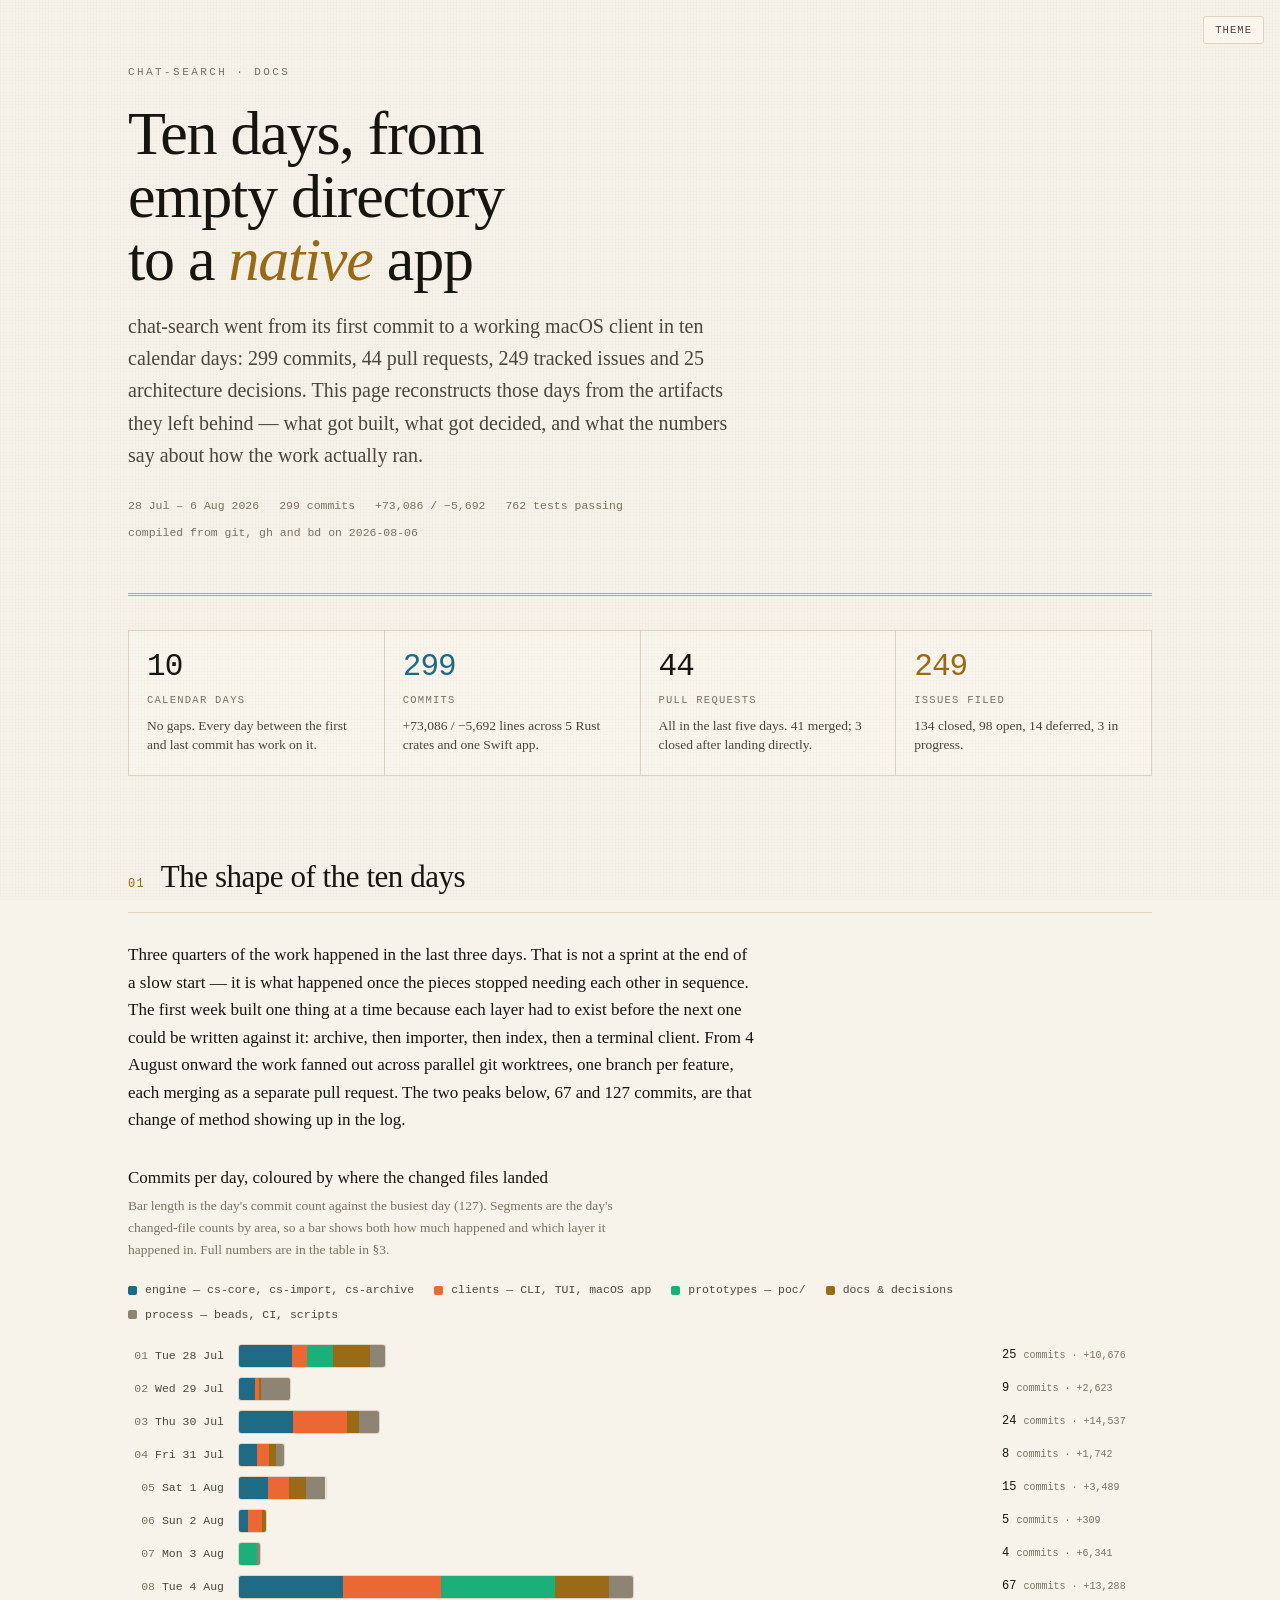
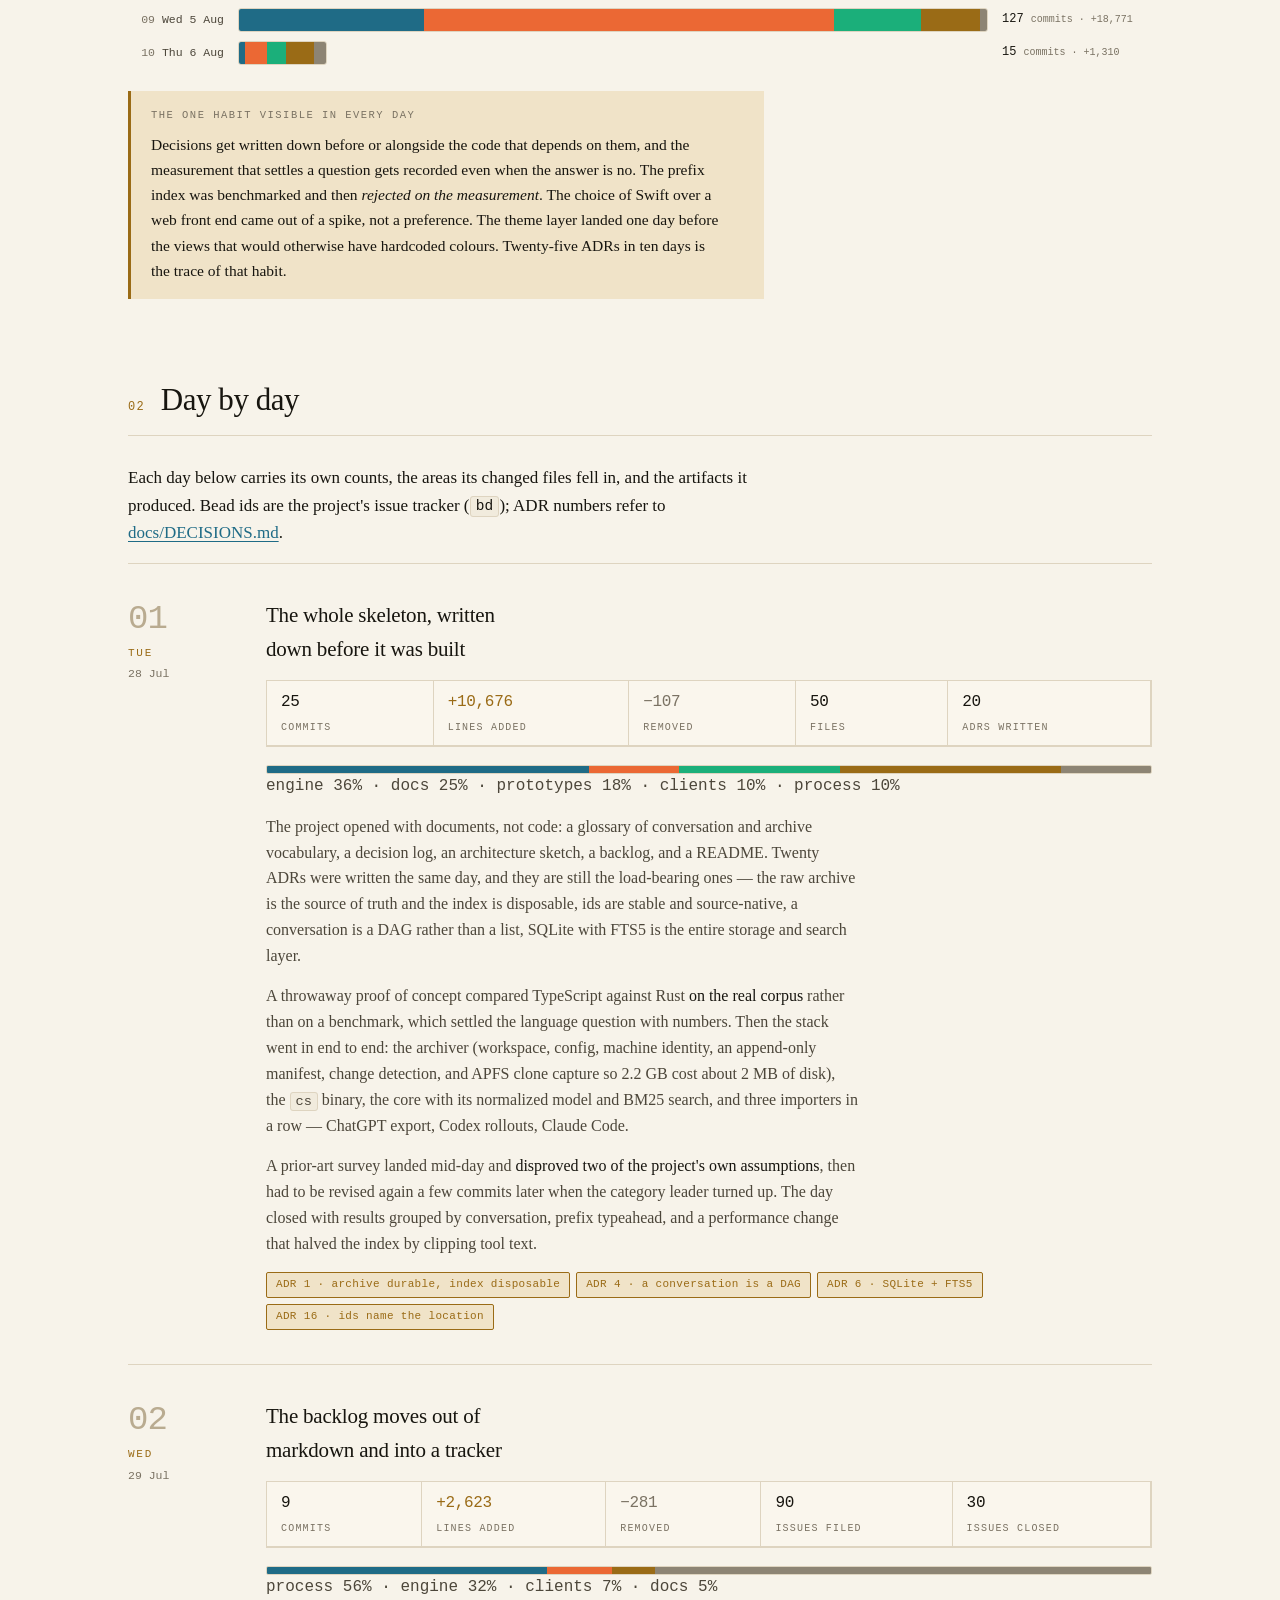
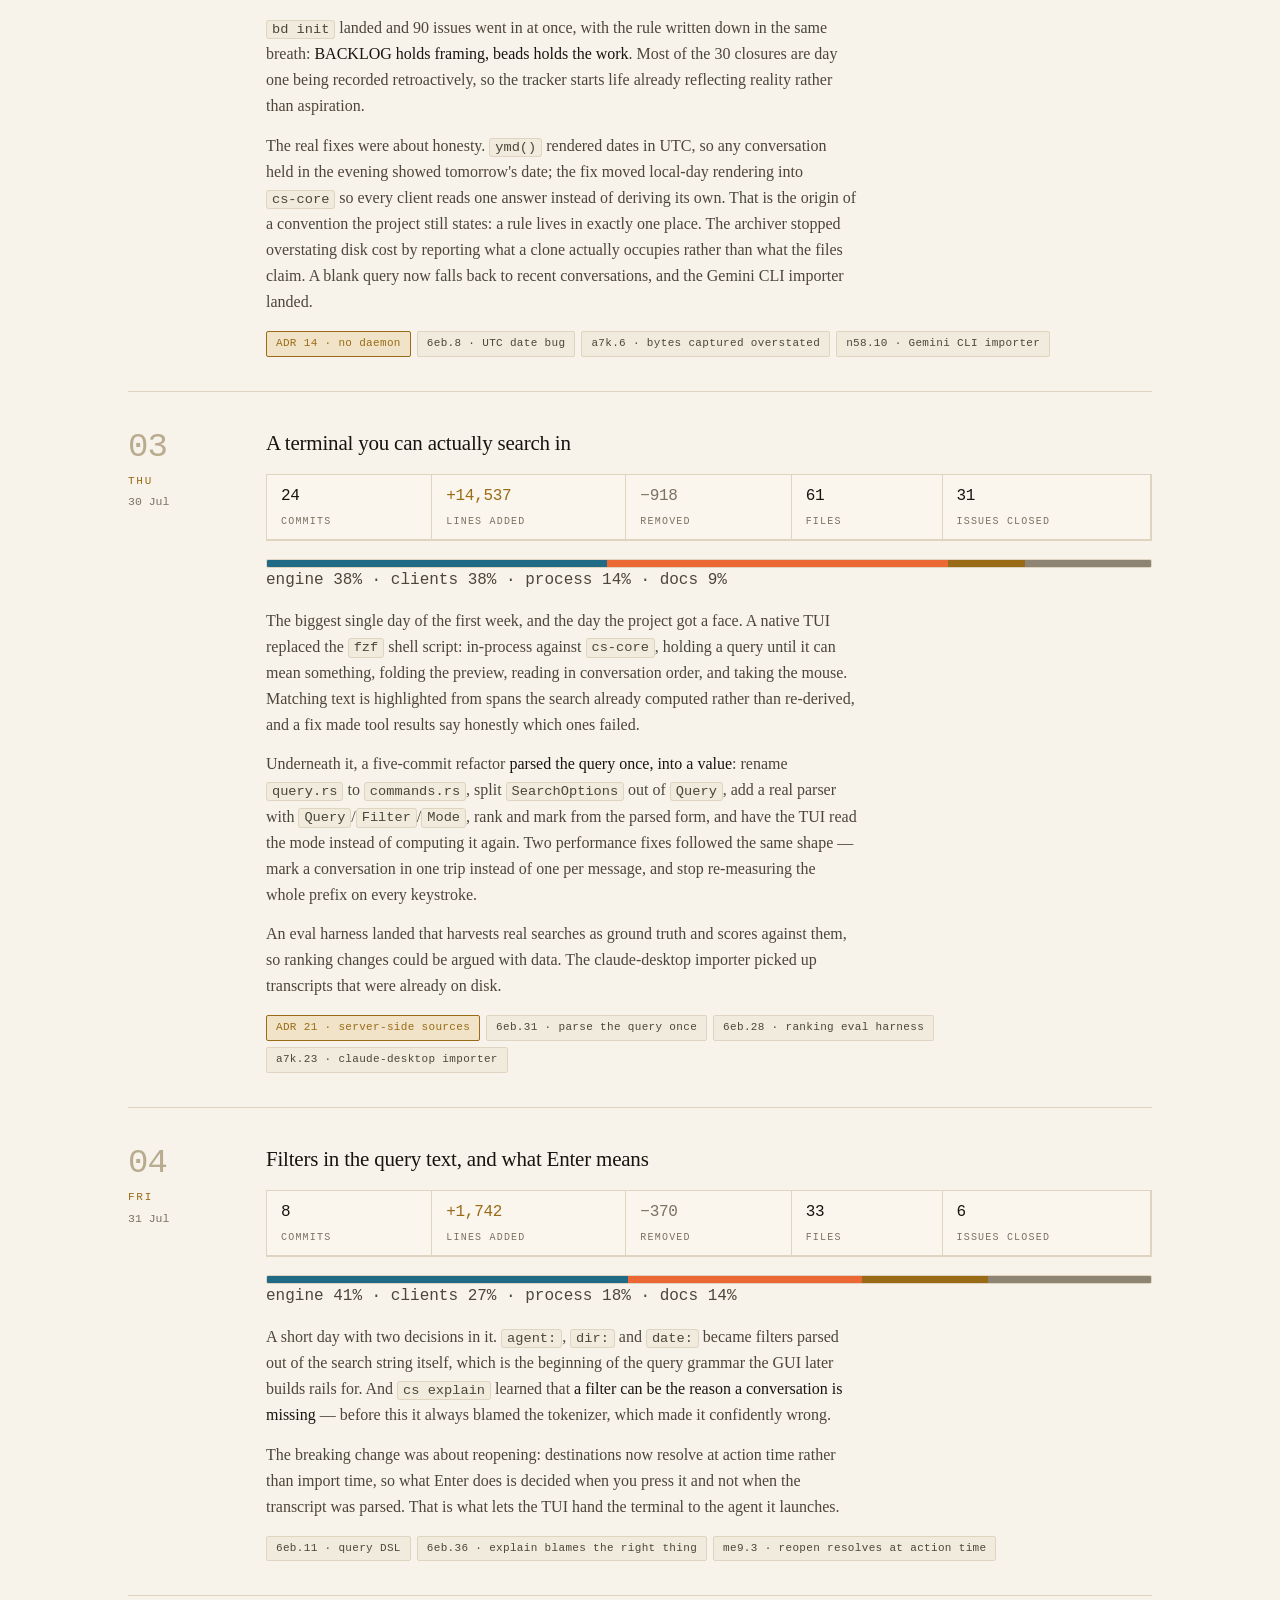
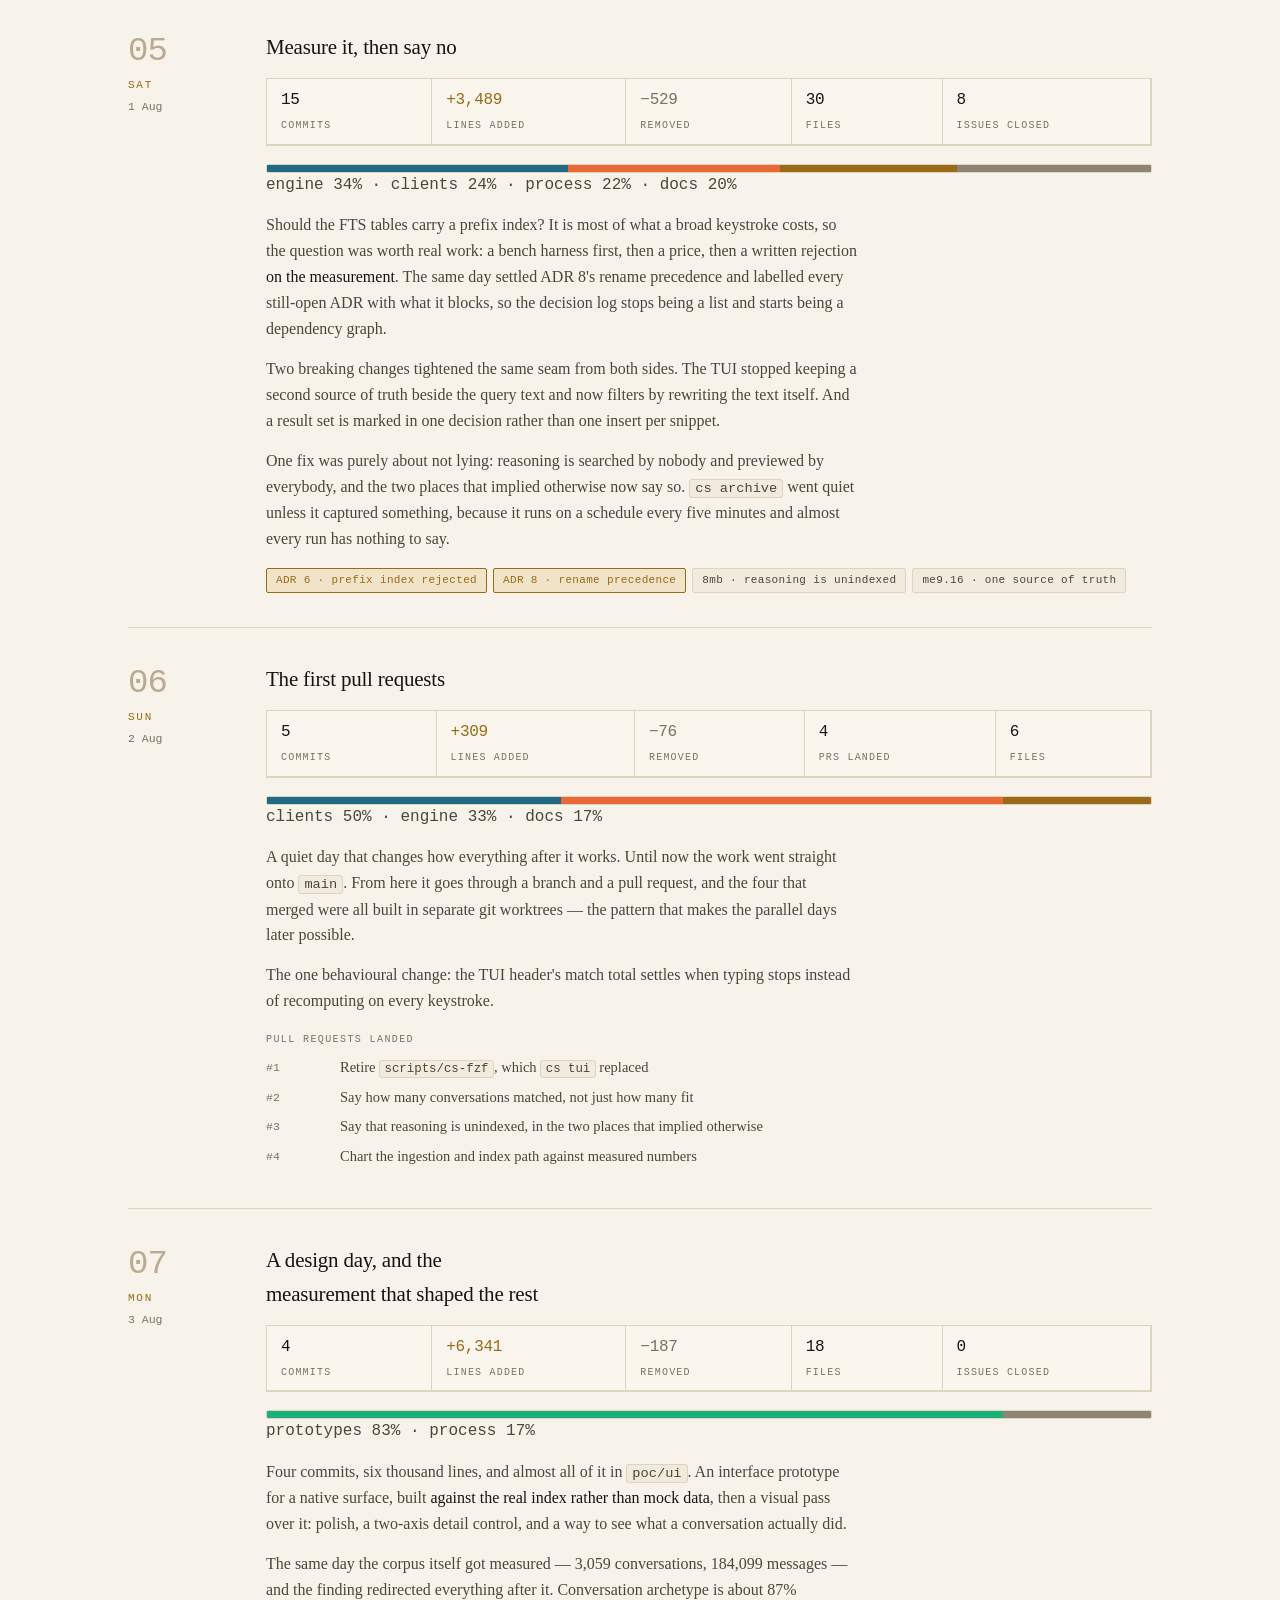
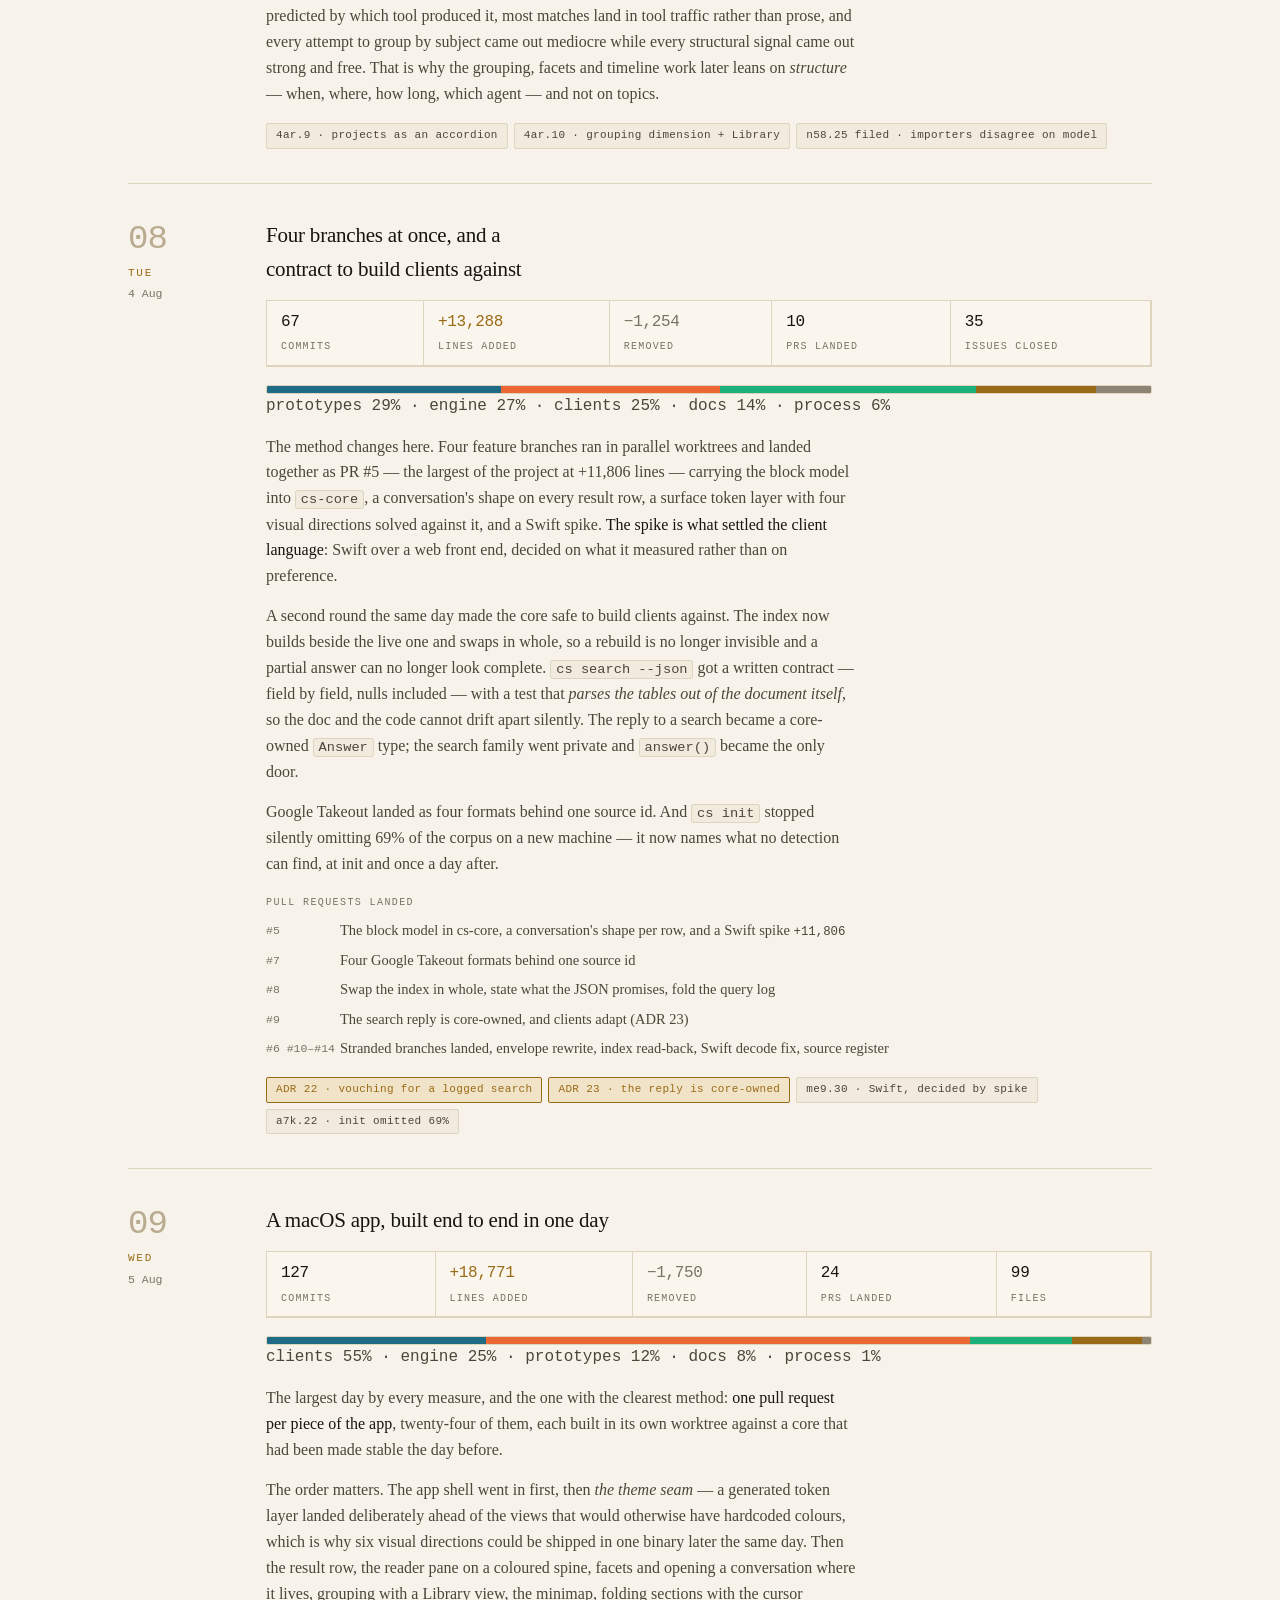
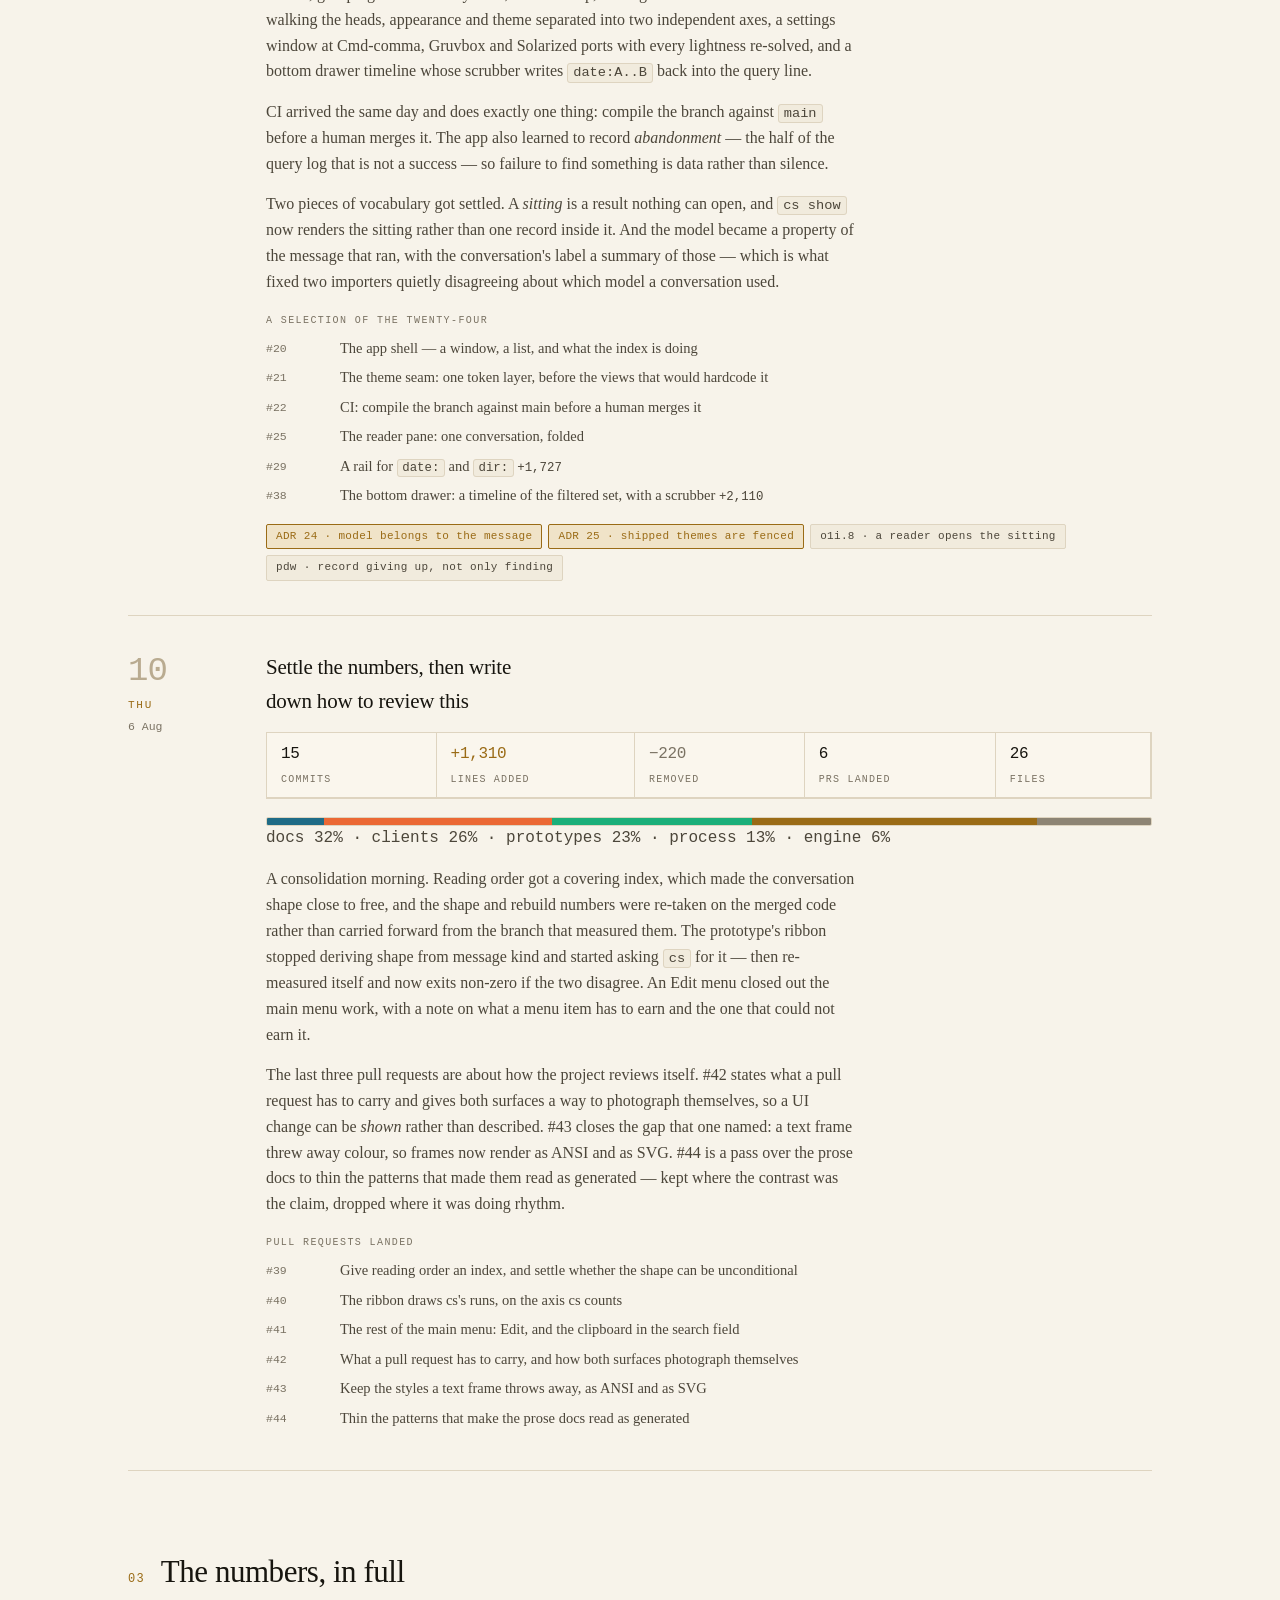
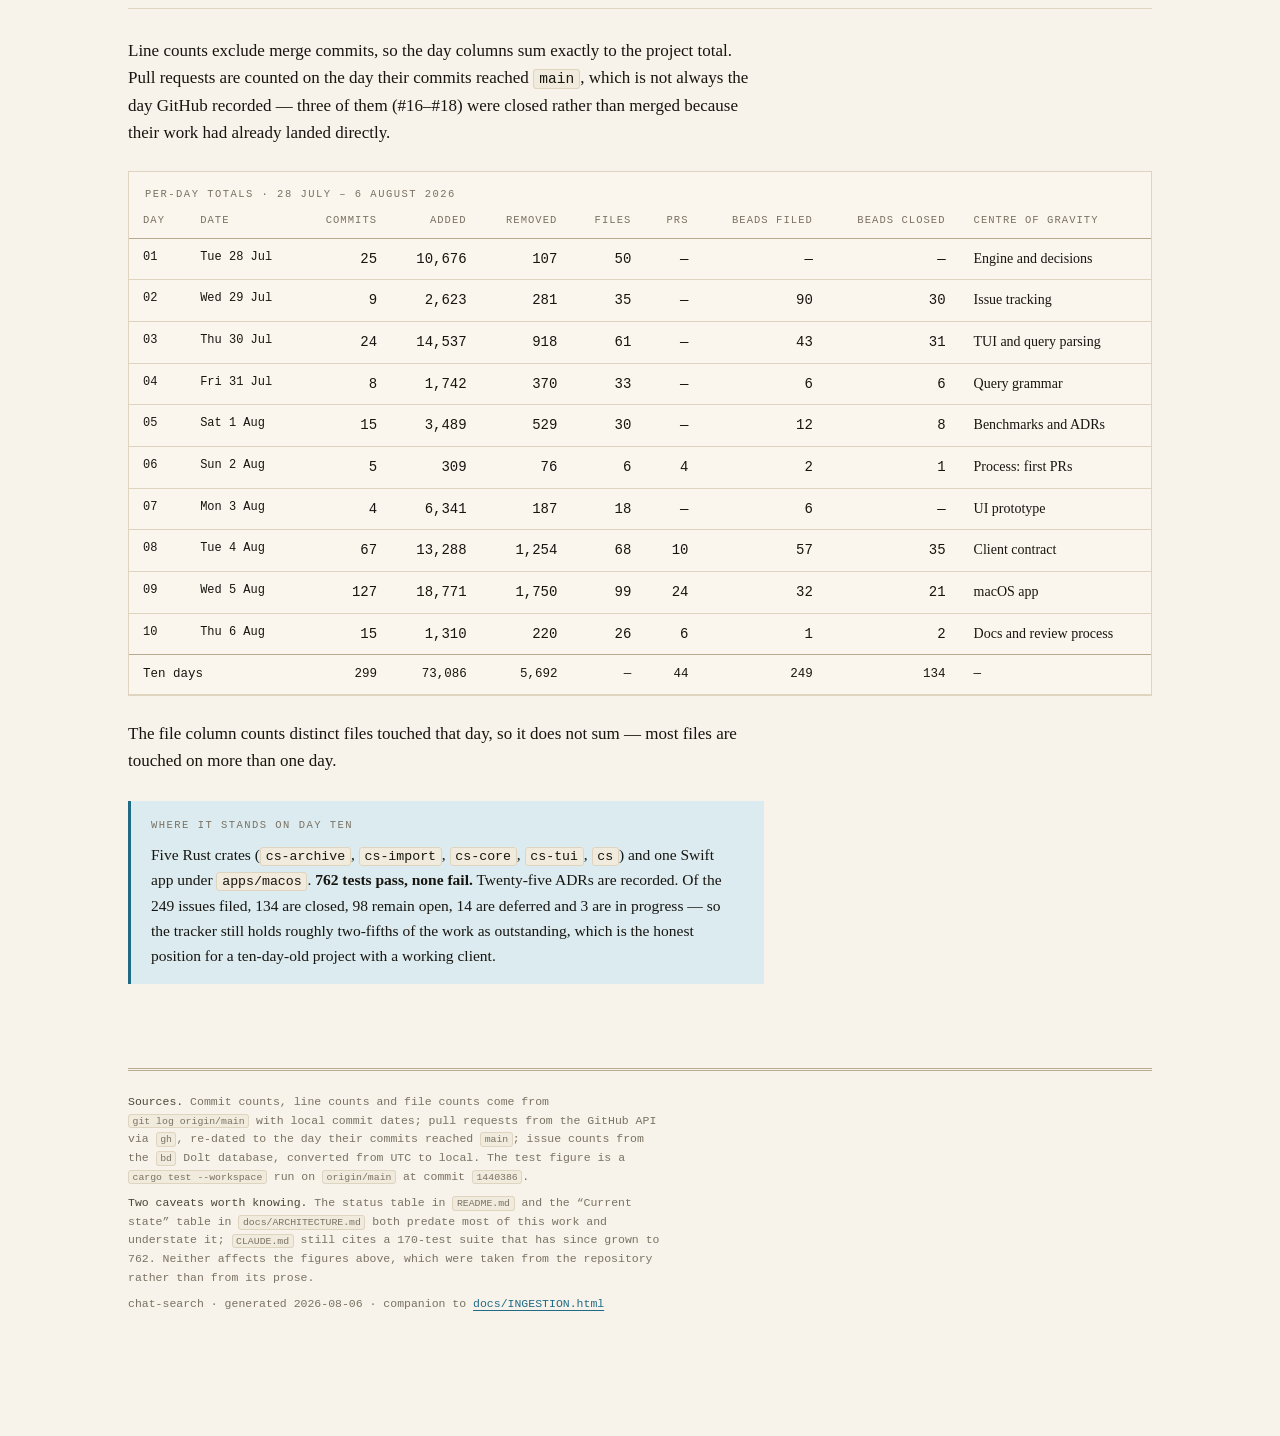
<file: docs/TIMELINE.html>
<!doctype html>
<html lang="en">
<head>
<meta charset="utf-8">
<meta name="viewport" content="width=device-width, initial-scale=1">
<title>chat-search · ten days, day by day</title>
<style>
/* ───────────────────────────────────────────────────────────────────────────
   chat-search · project timeline

   Palette, type and furniture are inherited verbatim from docs/INGESTION.html
   so the two pages read as one document set. What is new here is the series
   encoding: INGESTION colours things by DURABILITY (ochre durable / steel
   derived), because that is the axis its subject turns on. A timeline turns on
   a different axis — WHERE the day's work landed — so the five series below
   name layers of the system, not lifetimes of data.

   The series slots are the ones INGESTION already validated with the dataviz
   checker; they are re-used rather than re-picked. Light mode warns sub-3:1 on
   the green and grey slots, so the same relief rule applies: every composition
   bar carries a text label AND the full numbers appear in the table in §3.
   ─────────────────────────────────────────────────────────────────────────── */
:root {
  color-scheme: light;

  --paper:        #f7f3ea;
  --surface-1:    #faf6ed;
  --surface-2:    #f1ebdd;
  --rule:         #ded4c0;
  --rule-strong:  #b9ab90;

  --ink:          #17150f;
  --ink-2:        #4c463a;
  --ink-3:        #7a7263;

  --ochre:        #9a6b16;
  --ochre-bg:     #f0e3c8;
  --steel:        #1f6b86;
  --steel-bg:     #dcebf0;
  --alarm:        #a33227;
  --alarm-bg:     #f6e2de;

  /* where a day's work landed */
  --g-engine:  #1f6b86;  /* cs-core, cs-import, cs-archive, evals */
  --g-clients: #eb6834;  /* cs (CLI), cs-tui, apps/macos          */
  --g-proto:   #1baf7a;  /* poc/ts, poc/rust, poc/ui, poc/swift   */
  --g-docs:    #9a6b16;  /* docs/, ADRs                           */
  --g-process: #8d8474;  /* beads, CI, scripts, agent config      */

  --font-display: "Hoefler Text", "Iowan Old Style", "Palatino Linotype", Palatino, "Book Antiqua", Georgia, serif;
  --font-mono: "SF Mono", SFMono-Regular, ui-monospace, "JetBrains Mono", "IBM Plex Mono", Menlo, Consolas, monospace;

  --grain: .022;
  --blend: multiply;
}

@media (prefers-color-scheme: dark) {
  :root:where(:not([data-theme="light"])) {
    color-scheme: dark;
    --paper:       #101216;
    --surface-1:   #16181d;
    --surface-2:   #1c1f26;
    --rule:        #2c313b;
    --rule-strong: #4a515e;
    --ink:         #f2efe6;
    --ink-2:       #b9b5a9;
    --ink-3:       #837f74;
    --ochre:       #d9a441;
    --ochre-bg:    #2e2617;
    --steel:       #5fb6d4;
    --steel-bg:    #14262e;
    --alarm:       #e0705f;
    --alarm-bg:    #2c1815;
    --g-engine:  #3987e5;
    --g-clients: #d95926;
    --g-proto:   #199e70;
    --g-docs:    #c98500;
    --g-process: #6d6a62;
    --grain: .04;
    --blend: screen;
  }
}
:root[data-theme="dark"] {
  color-scheme: dark;
  --paper:       #101216;
  --surface-1:   #16181d;
  --surface-2:   #1c1f26;
  --rule:        #2c313b;
  --rule-strong: #4a515e;
  --ink:         #f2efe6;
  --ink-2:       #b9b5a9;
  --ink-3:       #837f74;
  --ochre:       #d9a441;
  --ochre-bg:    #2e2617;
  --steel:       #5fb6d4;
  --steel-bg:    #14262e;
  --alarm:       #e0705f;
  --alarm-bg:    #2c1815;
  --g-engine:  #3987e5;
  --g-clients: #d95926;
  --g-proto:   #199e70;
  --g-docs:    #c98500;
  --g-process: #6d6a62;
  --grain: .04;
  --blend: screen;
}
:root[data-theme="light"] {
  color-scheme: light;
  --paper:       #f7f3ea;
  --surface-1:   #faf6ed;
  --surface-2:   #f1ebdd;
  --rule:        #ded4c0;
  --rule-strong: #b9ab90;
  --ink:         #17150f;
  --ink-2:       #4c463a;
  --ink-3:       #7a7263;
  --ochre:       #9a6b16;
  --ochre-bg:    #f0e3c8;
  --steel:       #1f6b86;
  --steel-bg:    #dcebf0;
  --alarm:       #a33227;
  --alarm-bg:    #f6e2de;
  --g-engine:  #1f6b86;
  --g-clients: #eb6834;
  --g-proto:   #1baf7a;
  --g-docs:    #9a6b16;
  --g-process: #8d8474;
  --grain: .022;
  --blend: multiply;
}

* { box-sizing: border-box; }
html { -webkit-text-size-adjust: 100%; }
body {
  margin: 0;
  background: var(--paper);
  color: var(--ink);
  font-family: var(--font-display);
  font-size: 17px;
  line-height: 1.62;
  overflow-x: hidden;
}
/* Paper grain — pure CSS, no asset, no network. */
body::before {
  content: ""; position: fixed; inset: 0; pointer-events: none; z-index: 100;
  opacity: var(--grain); mix-blend-mode: var(--blend);
  background-image:
    repeating-linear-gradient(0deg,  #000 0 1px, transparent 1px 3px),
    repeating-linear-gradient(90deg, #000 0 1px, transparent 1px 3px);
}

.wrap { max-width: 1080px; margin: 0 auto; padding: 0 28px 120px; }

/* ── masthead ─────────────────────────────────────────────────────────── */
.masthead { padding: 64px 0 34px; border-bottom: 3px double var(--rule-strong); }
.eyebrow {
  font-family: var(--font-mono); font-size: 11px; letter-spacing: .22em;
  text-transform: uppercase; color: var(--ink-3); margin: 0 0 20px;
}
h1 {
  font-size: clamp(34px, 6.2vw, 62px); line-height: 1.02; margin: 0 0 18px;
  font-weight: 400; letter-spacing: -.02em; max-width: 17ch; text-wrap: balance;
}
h1 em { font-style: italic; color: var(--ochre); }
.standfirst { font-size: clamp(17px, 2.1vw, 20px); color: var(--ink-2); max-width: 62ch; margin: 0; }
.dateline {
  font-family: var(--font-mono); font-size: 11.5px; color: var(--ink-3);
  margin-top: 26px; display: flex; flex-wrap: wrap; gap: 8px 20px;
}

/* ── section furniture ────────────────────────────────────────────────── */
section { margin-top: 76px; scroll-margin-top: 24px; }
.sec-head { display: flex; align-items: baseline; gap: 16px; border-bottom: 1px solid var(--rule); padding-bottom: 10px; margin-bottom: 28px; }
.sec-num { font-family: var(--font-mono); font-size: 12px; color: var(--ochre); letter-spacing: .1em; flex: none; }
h2 { font-size: clamp(23px, 3.2vw, 31px); font-weight: 400; margin: 0; letter-spacing: -.015em; text-wrap: balance; }
p { margin: 0 0 16px; max-width: 74ch; }
a { color: var(--steel); text-underline-offset: 3px; }
a:focus-visible, button:focus-visible { outline: 2px solid var(--ochre); outline-offset: 2px; }
code, .mono { font-family: var(--font-mono); font-size: .855em; }
p code, li code, td code, .note code, .day-body code {
  background: var(--surface-2); border: 1px solid var(--rule);
  padding: .08em .36em; border-radius: 3px; white-space: nowrap;
}
ul { max-width: 74ch; padding-left: 1.1em; }
li { margin-bottom: 9px; }

/* ── KPI row ──────────────────────────────────────────────────────────── */
.kpis { display: grid; grid-template-columns: repeat(auto-fit, minmax(158px, 1fr)); gap: 1px; background: var(--rule); border: 1px solid var(--rule); margin: 34px 0 0; }
.kpi { background: var(--surface-1); padding: 20px 18px; }
.kpi .v { font-family: var(--font-mono); font-size: clamp(23px, 3.2vw, 31px); line-height: 1; letter-spacing: -.03em; display: block; font-variant-numeric: tabular-nums; }
.kpi .l { font-family: var(--font-mono); font-size: 10.5px; letter-spacing: .12em; text-transform: uppercase; color: var(--ink-3); margin-top: 10px; display: block; }
.kpi .n { font-size: 13.5px; color: var(--ink-2); margin-top: 7px; display: block; line-height: 1.45; }
.kpi.durable .v { color: var(--ochre); }
.kpi.derived .v { color: var(--steel); }

/* ── callouts ─────────────────────────────────────────────────────────── */
.note {
  border-left: 3px solid var(--rule-strong); background: var(--surface-1);
  padding: 16px 20px; margin: 26px 0; font-size: 15.5px; max-width: 82ch;
}
.note.durable { border-left-color: var(--ochre); background: var(--ochre-bg); }
.note.derived { border-left-color: var(--steel); background: var(--steel-bg); }
.note p { margin: 0 0 10px; } .note p:last-child { margin: 0; }
.note .h { font-family: var(--font-mono); font-size: 10.5px; letter-spacing: .14em; text-transform: uppercase; color: var(--ink-3); display: block; margin-bottom: 8px; }

/* ── legend & composition bars ────────────────────────────────────────── */
.legend { display: flex; flex-wrap: wrap; gap: 6px 20px; margin: 0 0 20px; }
.legend span { font-family: var(--font-mono); font-size: 11.5px; color: var(--ink-2); display: flex; align-items: center; }
.swatch { display: inline-block; width: 9px; height: 9px; border-radius: 2px; margin-right: 8px; flex: none; }
.swatch.engine  { background: var(--g-engine); }
.swatch.clients { background: var(--g-clients); }
.swatch.proto   { background: var(--g-proto); }
.swatch.docs    { background: var(--g-docs); }
.swatch.process { background: var(--g-process); }

.comp { display: flex; width: 100%; height: 9px; background: var(--surface-2); border: 1px solid var(--rule); border-radius: 2px; overflow: hidden; margin: 4px 0 0; }
.comp i { display: block; height: 100%; }
.comp i.engine  { background: var(--g-engine); }
.comp i.clients { background: var(--g-clients); }
.comp i.proto   { background: var(--g-proto); }
.comp i.docs    { background: var(--g-docs); }
.comp i.process { background: var(--g-process); }
.comp-note { font-family: var(--font-mono); font-size: 11px; color: var(--ink-3); margin: 7px 0 0; }

/* ── cadence chart ────────────────────────────────────────────────────── */
.figure { margin: 30px 0 10px; }
.fig-title { font-size: 17px; margin: 0 0 4px; font-weight: 400; }
.fig-sub { font-size: 13.5px; color: var(--ink-3); margin: 0 0 20px; max-width: 74ch; }
.bars { display: grid; gap: 9px; }
.bar-row { display: grid; grid-template-columns: minmax(84px, 96px) 1fr minmax(150px, auto); gap: 14px; align-items: center; }
.bar-name { font-family: var(--font-mono); font-size: 11.5px; color: var(--ink-2); text-align: right; white-space: nowrap; }
.bar-name b { font-weight: 400; color: var(--ink-3); }
.bar-track { background: var(--surface-2); height: 24px; border-radius: 3px; overflow: hidden; display: flex; border: 1px solid var(--rule); }
.bar-track i { display: block; height: 100%; }
.bar-track i.engine  { background: var(--g-engine); }
.bar-track i.clients { background: var(--g-clients); }
.bar-track i.proto   { background: var(--g-proto); }
.bar-track i.docs    { background: var(--g-docs); }
.bar-track i.process { background: var(--g-process); }
.bar-val { font-family: var(--font-mono); font-size: 12px; font-variant-numeric: tabular-nums; color: var(--ink); white-space: nowrap; }
.bar-val small { color: var(--ink-3); }

/* ── the day spine ────────────────────────────────────────────────────── */
.day {
  display: grid; grid-template-columns: 108px 1fr; gap: 30px;
  padding: 34px 0; border-top: 1px solid var(--rule);
}
.day:last-of-type { border-bottom: 1px solid var(--rule); }
.day-rail { font-family: var(--font-mono); padding-top: 4px; position: sticky; top: 18px; align-self: start; }
.day-rail b { display: block; font-size: 34px; font-weight: 400; color: var(--rule-strong); letter-spacing: -.03em; line-height: 1; }
.day-rail .wd { display: block; font-size: 11px; letter-spacing: .16em; text-transform: uppercase; color: var(--ochre); margin-top: 9px; }
.day-rail .dt { display: block; font-size: 11.5px; color: var(--ink-3); margin-top: 3px; }

.day-body h3 { font-size: 21px; font-weight: 400; margin: 0 0 14px; letter-spacing: -.01em; text-wrap: balance; max-width: 40ch; }
.day-body p { font-size: 16px; color: var(--ink-2); margin: 0 0 14px; }
.day-body p strong { color: var(--ink); font-weight: 400; }

.metrics { display: flex; flex-wrap: wrap; gap: 0; border: 1px solid var(--rule); background: var(--rule); margin: 0 0 18px; }
.metrics div { background: var(--surface-1); padding: 9px 14px; flex: 1 1 auto; min-width: 108px; margin: 0 1px 1px 0; }
.metrics b { font-family: var(--font-mono); font-size: 16px; font-weight: 400; display: block; letter-spacing: -.02em; font-variant-numeric: tabular-nums; }
.metrics span { font-family: var(--font-mono); font-size: 10px; letter-spacing: .12em; text-transform: uppercase; color: var(--ink-3); display: block; margin-top: 4px; }
.metrics .add { color: var(--ochre); }
.metrics .del { color: var(--ink-3); }

.chips { display: flex; flex-wrap: wrap; gap: 6px; margin: 16px 0 0; }
.chip {
  font-family: var(--font-mono); font-size: 11px; letter-spacing: .03em;
  padding: 3px 9px; border-radius: 2px; border: 1px solid var(--rule);
  background: var(--surface-2); color: var(--ink-2);
}
.chip.pr   { background: var(--steel-bg); border-color: var(--steel); color: var(--steel); }
.chip.adr  { background: var(--ochre-bg); border-color: var(--ochre); color: var(--ochre); }
.chip.bead { background: var(--surface-2); }

.landed { margin: 18px 0 0; }
.landed .h { font-family: var(--font-mono); font-size: 10px; letter-spacing: .14em; text-transform: uppercase; color: var(--ink-3); margin: 0 0 8px; }
.landed ul { margin: 0; padding-left: 0; list-style: none; max-width: none; }
.landed li { font-size: 14.5px; color: var(--ink-2); margin-bottom: 6px; display: grid; grid-template-columns: 62px 1fr; gap: 12px; }
.landed li .k { font-family: var(--font-mono); font-size: 11.5px; color: var(--ink-3); padding-top: 3px; white-space: nowrap; }

/* ── tables ───────────────────────────────────────────────────────────── */
.scroller { overflow-x: auto; margin: 24px 0; border: 1px solid var(--rule); background: var(--surface-1); }
table { border-collapse: collapse; width: 100%; min-width: 780px; font-size: 14px; }
caption { text-align: left; font-family: var(--font-mono); font-size: 10.5px; letter-spacing: .14em; text-transform: uppercase; color: var(--ink-3); padding: 14px 16px 0; }
th, td { text-align: left; padding: 9px 14px; border-bottom: 1px solid var(--rule); vertical-align: top; }
thead th { font-family: var(--font-mono); font-size: 10.5px; letter-spacing: .1em; text-transform: uppercase; color: var(--ink-3); font-weight: 400; border-bottom: 1px solid var(--rule-strong); white-space: nowrap; }
tbody tr:last-child td { border-bottom: none; }
tfoot td { border-top: 1px solid var(--rule-strong); font-family: var(--font-mono); font-size: 12.5px; color: var(--ink); }
td.num, th.num { text-align: right; font-family: var(--font-mono); font-variant-numeric: tabular-nums; white-space: nowrap; }
td.mono { font-family: var(--font-mono); font-size: 12px; white-space: nowrap; }
tbody tr:hover td { background: var(--surface-2); }

/* ── theme toggle ─────────────────────────────────────────────────────── */
#theme {
  position: fixed; top: 16px; right: 16px; z-index: 150;
  font-family: var(--font-mono); font-size: 10.5px; letter-spacing: .1em;
  text-transform: uppercase; background: var(--surface-1); color: var(--ink-2);
  border: 1px solid var(--rule); border-radius: 3px; padding: 7px 11px; cursor: pointer;
}
#theme:hover { border-color: var(--rule-strong); color: var(--ink); }

footer { margin-top: 84px; padding-top: 22px; border-top: 3px double var(--rule-strong); font-family: var(--font-mono); font-size: 11.5px; color: var(--ink-3); }
footer p { max-width: 78ch; margin-bottom: 8px; }
footer strong { color: var(--ink-2); font-weight: 400; }

@media (max-width: 720px) {
  body { font-size: 16px; }
  .wrap { padding: 0 18px 80px; }
  .day { grid-template-columns: 1fr; gap: 12px; }
  .day-rail { position: static; display: flex; align-items: baseline; gap: 12px; padding-top: 0; }
  .day-rail b { font-size: 22px; }
  .day-rail .wd, .day-rail .dt { margin-top: 0; }
  .bar-row { grid-template-columns: 1fr; gap: 5px; }
  .bar-name { text-align: left; }
  .landed li { grid-template-columns: 1fr; gap: 2px; }
  .landed li .k { padding-top: 0; }
}
@media (prefers-reduced-motion: reduce) { * { transition: none !important; animation: none !important; } }
</style>
</head>
<body>
<button id="theme" type="button" aria-label="Toggle colour theme">theme</button>

<div class="wrap">

<header class="masthead">
  <p class="eyebrow">chat-search · docs</p>
  <h1>Ten days, from empty directory to a <em>native</em> app</h1>
  <p class="standfirst">
    chat-search went from its first commit to a working macOS client in ten calendar days:
    299 commits, 44 pull requests, 249 tracked issues and 25 architecture decisions. This page
    reconstructs those days from the artifacts they left behind — what got built, what got
    decided, and what the numbers say about how the work actually ran.
  </p>
  <p class="dateline">
    <span>28 Jul – 6 Aug 2026</span>
    <span>299 commits</span>
    <span>+73,086 / −5,692</span>
    <span>762 tests passing</span>
    <span>compiled from git, gh and bd on 2026-08-06</span>
  </p>
</header>

<div class="kpis">
  <div class="kpi">
    <span class="v">10</span>
    <span class="l">calendar days</span>
    <span class="n">No gaps. Every day between the first and last commit has work on it.</span>
  </div>
  <div class="kpi derived">
    <span class="v">299</span>
    <span class="l">commits</span>
    <span class="n">+73,086 / −5,692 lines across 5 Rust crates and one Swift app.</span>
  </div>
  <div class="kpi">
    <span class="v">44</span>
    <span class="l">pull requests</span>
    <span class="n">All in the last five days. 41 merged; 3 closed after landing directly.</span>
  </div>
  <div class="kpi durable">
    <span class="v">249</span>
    <span class="l">issues filed</span>
    <span class="n">134 closed, 98 open, 14 deferred, 3 in progress.</span>
  </div>
</div>

<!-- ══════════════════════════════════════════════════════════════════════ -->
<section id="arc">
  <div class="sec-head"><span class="sec-num">01</span><h2>The shape of the ten days</h2></div>

  <p>
    Three quarters of the work happened in the last three days. That is not a sprint at the end
    of a slow start — it is what happened once the pieces stopped needing each other in sequence.
    The first week built one thing at a time because each layer had to exist before the next one
    could be written against it: archive, then importer, then index, then a terminal client. From
    4 August onward the work fanned out across parallel git worktrees, one branch per feature,
    each merging as a separate pull request. The two peaks below, 67 and 127 commits, are that
    change of method showing up in the log.
  </p>

  <div class="figure">
    <p class="fig-title">Commits per day, coloured by where the changed files landed</p>
    <p class="fig-sub">
      Bar length is the day's commit count against the busiest day (127). Segments are the day's
      changed-file counts by area, so a bar shows both how much happened and which layer it
      happened in. Full numbers are in the table in §3.
    </p>

    <div class="legend">
      <span><i class="swatch engine"></i>engine — cs-core, cs-import, cs-archive</span>
      <span><i class="swatch clients"></i>clients — CLI, TUI, macOS app</span>
      <span><i class="swatch proto"></i>prototypes — poc/</span>
      <span><i class="swatch docs"></i>docs &amp; decisions</span>
      <span><i class="swatch process"></i>process — beads, CI, scripts</span>
    </div>

    <div class="bars">
      <div class="bar-row">
        <span class="bar-name"><b>01</b> Tue 28 Jul</span>
        <div class="bar-track" style="width:19.7%" role="img" aria-label="25 commits: engine 36%, clients 10%, prototypes 18%, docs 25%, process 10%">
          <i class="engine" style="width:36.4%"></i><i class="clients" style="width:10.2%"></i><i class="proto" style="width:18.2%"></i><i class="docs" style="width:25.0%"></i><i class="process" style="width:10.2%"></i>
        </div>
        <span class="bar-val">25 <small>commits · +10,676</small></span>
      </div>
      <div class="bar-row">
        <span class="bar-name"><b>02</b> Wed 29 Jul</span>
        <div class="bar-track" style="width:7.1%" role="img" aria-label="9 commits: engine 32%, clients 7%, docs 5%, process 56%">
          <i class="engine" style="width:31.7%"></i><i class="clients" style="width:7.3%"></i><i class="docs" style="width:4.9%"></i><i class="process" style="width:56.1%"></i>
        </div>
        <span class="bar-val">9 <small>commits · +2,623</small></span>
      </div>
      <div class="bar-row">
        <span class="bar-name"><b>03</b> Thu 30 Jul</span>
        <div class="bar-track" style="width:18.9%" role="img" aria-label="24 commits: engine 38%, clients 38%, docs 9%, process 14%">
          <i class="engine" style="width:38.5%"></i><i class="clients" style="width:38.5%"></i><i class="docs" style="width:8.8%"></i><i class="process" style="width:14.2%"></i>
        </div>
        <span class="bar-val">24 <small>commits · +14,537</small></span>
      </div>
      <div class="bar-row">
        <span class="bar-name"><b>04</b> Fri 31 Jul</span>
        <div class="bar-track" style="width:6.3%" role="img" aria-label="8 commits: engine 41%, clients 27%, docs 14%, process 18%">
          <i class="engine" style="width:40.8%"></i><i class="clients" style="width:26.5%"></i><i class="docs" style="width:14.3%"></i><i class="process" style="width:18.4%"></i>
        </div>
        <span class="bar-val">8 <small>commits · +1,742</small></span>
      </div>
      <div class="bar-row">
        <span class="bar-name"><b>05</b> Sat 1 Aug</span>
        <div class="bar-track" style="width:11.8%" role="img" aria-label="15 commits: engine 34%, clients 24%, docs 20%, process 22%">
          <i class="engine" style="width:34.0%"></i><i class="clients" style="width:24.0%"></i><i class="docs" style="width:20.0%"></i><i class="process" style="width:22.0%"></i>
        </div>
        <span class="bar-val">15 <small>commits · +3,489</small></span>
      </div>
      <div class="bar-row">
        <span class="bar-name"><b>06</b> Sun 2 Aug</span>
        <div class="bar-track" style="width:3.9%" role="img" aria-label="5 commits: engine 33%, clients 50%, docs 17%">
          <i class="engine" style="width:33.3%"></i><i class="clients" style="width:50.0%"></i><i class="docs" style="width:16.7%"></i>
        </div>
        <span class="bar-val">5 <small>commits · +309</small></span>
      </div>
      <div class="bar-row">
        <span class="bar-name"><b>07</b> Mon 3 Aug</span>
        <div class="bar-track" style="width:3.1%" role="img" aria-label="4 commits: prototypes 83%, process 17%">
          <i class="proto" style="width:83.3%"></i><i class="process" style="width:16.7%"></i>
        </div>
        <span class="bar-val">4 <small>commits · +6,341</small></span>
      </div>
      <div class="bar-row">
        <span class="bar-name"><b>08</b> Tue 4 Aug</span>
        <div class="bar-track" style="width:52.8%" role="img" aria-label="67 commits: engine 27%, clients 25%, prototypes 29%, docs 14%, process 6%">
          <i class="engine" style="width:26.5%"></i><i class="clients" style="width:24.7%"></i><i class="proto" style="width:29.0%"></i><i class="docs" style="width:13.6%"></i><i class="process" style="width:6.2%"></i>
        </div>
        <span class="bar-val">67 <small>commits · +13,288</small></span>
      </div>
      <div class="bar-row">
        <span class="bar-name"><b>09</b> Wed 5 Aug</span>
        <div class="bar-track" style="width:100%" role="img" aria-label="127 commits: engine 25%, clients 55%, prototypes 12%, docs 8%, process 1%">
          <i class="engine" style="width:24.8%"></i><i class="clients" style="width:54.8%"></i><i class="proto" style="width:11.6%"></i><i class="docs" style="width:7.9%"></i><i class="process" style="width:1.0%"></i>
        </div>
        <span class="bar-val">127 <small>commits · +18,771</small></span>
      </div>
      <div class="bar-row">
        <span class="bar-name"><b>10</b> Thu 6 Aug</span>
        <div class="bar-track" style="width:11.8%" role="img" aria-label="15 commits: engine 6%, clients 26%, prototypes 23%, docs 32%, process 13%">
          <i class="engine" style="width:6.5%"></i><i class="clients" style="width:25.8%"></i><i class="proto" style="width:22.6%"></i><i class="docs" style="width:32.3%"></i><i class="process" style="width:12.9%"></i>
        </div>
        <span class="bar-val">15 <small>commits · +1,310</small></span>
      </div>
    </div>
  </div>

  <div class="note durable">
    <span class="h">The one habit visible in every day</span>
    <p>
      Decisions get written down before or alongside the code that depends on them, and the
      measurement that settles a question gets recorded even when the answer is no. The prefix
      index was benchmarked and then <em>rejected on the measurement</em>. The choice of Swift over
      a web front end came out of a spike, not a preference. The theme layer landed one day before
      the views that would otherwise have hardcoded colours. Twenty-five ADRs in ten days is the
      trace of that habit.
    </p>
  </div>
</section>

<!-- ══════════════════════════════════════════════════════════════════════ -->
<section id="days">
  <div class="sec-head"><span class="sec-num">02</span><h2>Day by day</h2></div>

  <p>
    Each day below carries its own counts, the areas its changed files fell in, and the artifacts
    it produced. Bead ids are the project's issue tracker (<code>bd</code>); ADR numbers refer to
    <a href="DECISIONS.md">docs/DECISIONS.md</a>.
  </p>

  <!-- ─── 01 ─────────────────────────────────────────────────────────── -->
  <article class="day" id="d01">
    <div class="day-rail"><b>01</b><span class="wd">Tue</span><span class="dt">28 Jul</span></div>
    <div class="day-body">
      <h3>The whole skeleton, written down before it was built</h3>
      <div class="metrics">
        <div><b>25</b><span>commits</span></div>
        <div><b class="add">+10,676</b><span>lines added</span></div>
        <div><b class="del">−107</b><span>removed</span></div>
        <div><b>50</b><span>files</span></div>
        <div><b>20</b><span>ADRs written</span></div>
      </div>
      <div class="comp" role="img" aria-label="engine 36%, docs 25%, prototypes 18%, clients 10%, process 10%">
        <i class="engine" style="width:36.4%"></i><i class="clients" style="width:10.2%"></i><i class="proto" style="width:18.2%"></i><i class="docs" style="width:25.0%"></i><i class="process" style="width:10.2%"></i>
      </div>
      <p class="comp-note">engine 36% · docs 25% · prototypes 18% · clients 10% · process 10%</p>

      <p>
        The project opened with documents, not code: a glossary of conversation and archive
        vocabulary, a decision log, an architecture sketch, a backlog, and a README. Twenty ADRs
        were written the same day, and they are still the load-bearing ones — the raw archive is
        the source of truth and the index is disposable, ids are stable and source-native, a
        conversation is a DAG rather than a list, SQLite with FTS5 is the entire storage and search
        layer.
      </p>
      <p>
        A throwaway proof of concept compared TypeScript against Rust <strong>on the real
        corpus</strong> rather than on a benchmark, which settled the language question with
        numbers. Then the stack went in end to end: the archiver (workspace, config, machine
        identity, an append-only manifest, change detection, and APFS clone capture so 2.2 GB cost
        about 2 MB of disk), the <code>cs</code> binary, the core with its normalized model and BM25
        search, and three importers in a row — ChatGPT export, Codex rollouts, Claude Code.
      </p>
      <p>
        A prior-art survey landed mid-day and <strong>disproved two of the project's own
        assumptions</strong>, then had to be revised again a few commits later when the category
        leader turned up. The day closed with results grouped by conversation, prefix typeahead,
        and a performance change that halved the index by clipping tool text.
      </p>
      <div class="chips">
        <span class="chip adr">ADR 1 · archive durable, index disposable</span>
        <span class="chip adr">ADR 4 · a conversation is a DAG</span>
        <span class="chip adr">ADR 6 · SQLite + FTS5</span>
        <span class="chip adr">ADR 16 · ids name the location</span>
      </div>
    </div>
  </article>

  <!-- ─── 02 ─────────────────────────────────────────────────────────── -->
  <article class="day" id="d02">
    <div class="day-rail"><b>02</b><span class="wd">Wed</span><span class="dt">29 Jul</span></div>
    <div class="day-body">
      <h3>The backlog moves out of markdown and into a tracker</h3>
      <div class="metrics">
        <div><b>9</b><span>commits</span></div>
        <div><b class="add">+2,623</b><span>lines added</span></div>
        <div><b class="del">−281</b><span>removed</span></div>
        <div><b>90</b><span>issues filed</span></div>
        <div><b>30</b><span>issues closed</span></div>
      </div>
      <div class="comp" role="img" aria-label="process 56%, engine 32%, clients 7%, docs 5%">
        <i class="engine" style="width:31.7%"></i><i class="clients" style="width:7.3%"></i><i class="docs" style="width:4.9%"></i><i class="process" style="width:56.1%"></i>
      </div>
      <p class="comp-note">process 56% · engine 32% · clients 7% · docs 5%</p>

      <p>
        <code>bd init</code> landed and 90 issues went in at once, with the rule written down in the
        same breath: <strong>BACKLOG holds framing, beads holds the work</strong>. Most of the 30
        closures are day one being recorded retroactively, so the tracker starts life already
        reflecting reality rather than aspiration.
      </p>
      <p>
        The real fixes were about honesty. <code>ymd()</code> rendered dates in UTC, so any
        conversation held in the evening showed tomorrow's date; the fix moved local-day rendering
        into <code>cs-core</code> so every client reads one answer instead of deriving its own. That
        is the origin of a convention the project still states: a rule lives in exactly one place.
        The archiver stopped overstating disk cost by reporting what a clone actually occupies
        rather than what the files claim. A blank query now falls back to recent conversations, and
        the Gemini CLI importer landed.
      </p>
      <div class="chips">
        <span class="chip adr">ADR 14 · no daemon</span>
        <span class="chip bead">6eb.8 · UTC date bug</span>
        <span class="chip bead">a7k.6 · bytes captured overstated</span>
        <span class="chip bead">n58.10 · Gemini CLI importer</span>
      </div>
    </div>
  </article>

  <!-- ─── 03 ─────────────────────────────────────────────────────────── -->
  <article class="day" id="d03">
    <div class="day-rail"><b>03</b><span class="wd">Thu</span><span class="dt">30 Jul</span></div>
    <div class="day-body">
      <h3>A terminal you can actually search in</h3>
      <div class="metrics">
        <div><b>24</b><span>commits</span></div>
        <div><b class="add">+14,537</b><span>lines added</span></div>
        <div><b class="del">−918</b><span>removed</span></div>
        <div><b>61</b><span>files</span></div>
        <div><b>31</b><span>issues closed</span></div>
      </div>
      <div class="comp" role="img" aria-label="engine 38%, clients 38%, process 14%, docs 9%">
        <i class="engine" style="width:38.5%"></i><i class="clients" style="width:38.5%"></i><i class="docs" style="width:8.8%"></i><i class="process" style="width:14.2%"></i>
      </div>
      <p class="comp-note">engine 38% · clients 38% · process 14% · docs 9%</p>

      <p>
        The biggest single day of the first week, and the day the project got a face. A native TUI
        replaced the <code>fzf</code> shell script: in-process against <code>cs-core</code>, holding
        a query until it can mean something, folding the preview, reading in conversation order, and
        taking the mouse. Matching text is highlighted from spans the search already computed rather
        than re-derived, and a fix made tool results say honestly which ones failed.
      </p>
      <p>
        Underneath it, a five-commit refactor <strong>parsed the query once, into a value</strong>:
        rename <code>query.rs</code> to <code>commands.rs</code>, split <code>SearchOptions</code>
        out of <code>Query</code>, add a real parser with <code>Query</code>/<code>Filter</code>/<code>Mode</code>,
        rank and mark from the parsed form, and have the TUI read the mode instead of computing it
        again. Two performance fixes followed the same shape — mark a conversation in one trip
        instead of one per message, and stop re-measuring the whole prefix on every keystroke.
      </p>
      <p>
        An eval harness landed that harvests real searches as ground truth and scores against them,
        so ranking changes could be argued with data. The claude-desktop importer picked up
        transcripts that were already on disk.
      </p>
      <div class="chips">
        <span class="chip adr">ADR 21 · server-side sources</span>
        <span class="chip bead">6eb.31 · parse the query once</span>
        <span class="chip bead">6eb.28 · ranking eval harness</span>
        <span class="chip bead">a7k.23 · claude-desktop importer</span>
      </div>
    </div>
  </article>

  <!-- ─── 04 ─────────────────────────────────────────────────────────── -->
  <article class="day" id="d04">
    <div class="day-rail"><b>04</b><span class="wd">Fri</span><span class="dt">31 Jul</span></div>
    <div class="day-body">
      <h3>Filters in the query text, and what Enter means</h3>
      <div class="metrics">
        <div><b>8</b><span>commits</span></div>
        <div><b class="add">+1,742</b><span>lines added</span></div>
        <div><b class="del">−370</b><span>removed</span></div>
        <div><b>33</b><span>files</span></div>
        <div><b>6</b><span>issues closed</span></div>
      </div>
      <div class="comp" role="img" aria-label="engine 41%, clients 27%, process 18%, docs 14%">
        <i class="engine" style="width:40.8%"></i><i class="clients" style="width:26.5%"></i><i class="docs" style="width:14.3%"></i><i class="process" style="width:18.4%"></i>
      </div>
      <p class="comp-note">engine 41% · clients 27% · process 18% · docs 14%</p>

      <p>
        A short day with two decisions in it. <code>agent:</code>, <code>dir:</code> and
        <code>date:</code> became filters parsed out of the search string itself, which is the
        beginning of the query grammar the GUI later builds rails for. And <code>cs explain</code>
        learned that <strong>a filter can be the reason a conversation is missing</strong> — before
        this it always blamed the tokenizer, which made it confidently wrong.
      </p>
      <p>
        The breaking change was about reopening: destinations now resolve at action time rather than
        import time, so what Enter does is decided when you press it and not when the transcript was
        parsed. That is what lets the TUI hand the terminal to the agent it launches.
      </p>
      <div class="chips">
        <span class="chip bead">6eb.11 · query DSL</span>
        <span class="chip bead">6eb.36 · explain blames the right thing</span>
        <span class="chip bead">me9.3 · reopen resolves at action time</span>
      </div>
    </div>
  </article>

  <!-- ─── 05 ─────────────────────────────────────────────────────────── -->
  <article class="day" id="d05">
    <div class="day-rail"><b>05</b><span class="wd">Sat</span><span class="dt">1 Aug</span></div>
    <div class="day-body">
      <h3>Measure it, then say no</h3>
      <div class="metrics">
        <div><b>15</b><span>commits</span></div>
        <div><b class="add">+3,489</b><span>lines added</span></div>
        <div><b class="del">−529</b><span>removed</span></div>
        <div><b>30</b><span>files</span></div>
        <div><b>8</b><span>issues closed</span></div>
      </div>
      <div class="comp" role="img" aria-label="engine 34%, clients 24%, process 22%, docs 20%">
        <i class="engine" style="width:34.0%"></i><i class="clients" style="width:24.0%"></i><i class="docs" style="width:20.0%"></i><i class="process" style="width:22.0%"></i>
      </div>
      <p class="comp-note">engine 34% · clients 24% · process 22% · docs 20%</p>

      <p>
        Should the FTS tables carry a prefix index? It is most of what a broad keystroke costs, so
        the question was worth real work: a bench harness first, then a price, then a written
        rejection <strong>on the measurement</strong>. The same day settled ADR 8's rename precedence
        and labelled every still-open ADR with what it blocks, so the decision log stops being a
        list and starts being a dependency graph.
      </p>
      <p>
        Two breaking changes tightened the same seam from both sides. The TUI stopped keeping a
        second source of truth beside the query text and now filters by rewriting the text itself.
        And a result set is marked in one decision rather than one insert per snippet.
      </p>
      <p>
        One fix was purely about not lying: reasoning is searched by nobody and previewed by
        everybody, and the two places that implied otherwise now say so. <code>cs archive</code> went
        quiet unless it captured something, because it runs on a schedule every five minutes and
        almost every run has nothing to say.
      </p>
      <div class="chips">
        <span class="chip adr">ADR 6 · prefix index rejected</span>
        <span class="chip adr">ADR 8 · rename precedence</span>
        <span class="chip bead">8mb · reasoning is unindexed</span>
        <span class="chip bead">me9.16 · one source of truth</span>
      </div>
    </div>
  </article>

  <!-- ─── 06 ─────────────────────────────────────────────────────────── -->
  <article class="day" id="d06">
    <div class="day-rail"><b>06</b><span class="wd">Sun</span><span class="dt">2 Aug</span></div>
    <div class="day-body">
      <h3>The first pull requests</h3>
      <div class="metrics">
        <div><b>5</b><span>commits</span></div>
        <div><b class="add">+309</b><span>lines added</span></div>
        <div><b class="del">−76</b><span>removed</span></div>
        <div><b>4</b><span>PRs landed</span></div>
        <div><b>6</b><span>files</span></div>
      </div>
      <div class="comp" role="img" aria-label="clients 50%, engine 33%, docs 17%">
        <i class="engine" style="width:33.3%"></i><i class="clients" style="width:50.0%"></i><i class="docs" style="width:16.7%"></i>
      </div>
      <p class="comp-note">clients 50% · engine 33% · docs 17%</p>

      <p>
        A quiet day that changes how everything after it works. Until now the work went straight
        onto <code>main</code>. From here it goes through a branch and a pull request, and the four
        that merged were all built in separate git worktrees — the pattern that makes the parallel
        days later possible.
      </p>
      <p>
        The one behavioural change: the TUI header's match total settles when typing stops instead
        of recomputing on every keystroke.
      </p>
      <div class="landed">
        <p class="h">Pull requests landed</p>
        <ul>
          <li><span class="k">#1</span><span>Retire <code>scripts/cs-fzf</code>, which <code>cs tui</code> replaced</span></li>
          <li><span class="k">#2</span><span>Say how many conversations matched, not just how many fit</span></li>
          <li><span class="k">#3</span><span>Say that reasoning is unindexed, in the two places that implied otherwise</span></li>
          <li><span class="k">#4</span><span>Chart the ingestion and index path against measured numbers</span></li>
        </ul>
      </div>
    </div>
  </article>

  <!-- ─── 07 ─────────────────────────────────────────────────────────── -->
  <article class="day" id="d07">
    <div class="day-rail"><b>07</b><span class="wd">Mon</span><span class="dt">3 Aug</span></div>
    <div class="day-body">
      <h3>A design day, and the measurement that shaped the rest</h3>
      <div class="metrics">
        <div><b>4</b><span>commits</span></div>
        <div><b class="add">+6,341</b><span>lines added</span></div>
        <div><b class="del">−187</b><span>removed</span></div>
        <div><b>18</b><span>files</span></div>
        <div><b>0</b><span>issues closed</span></div>
      </div>
      <div class="comp" role="img" aria-label="prototypes 83%, process 17%">
        <i class="proto" style="width:83.3%"></i><i class="process" style="width:16.7%"></i>
      </div>
      <p class="comp-note">prototypes 83% · process 17%</p>

      <p>
        Four commits, six thousand lines, and almost all of it in <code>poc/ui</code>. An interface
        prototype for a native surface, built <strong>against the real index rather than mock
        data</strong>, then a visual pass over it: polish, a two-axis detail control, and a way to
        see what a conversation actually did.
      </p>
      <p>
        The same day the corpus itself got measured — 3,059 conversations, 184,099 messages — and
        the finding redirected everything after it. Conversation archetype is about 87% predicted by
        which tool produced it, most matches land in tool traffic rather than prose, and every
        attempt to group by subject came out mediocre while every structural signal came out strong
        and free. That is why the grouping, facets and timeline work later leans on
        <em>structure</em> — when, where, how long, which agent — and not on topics.
      </p>
      <div class="chips">
        <span class="chip bead">4ar.9 · projects as an accordion</span>
        <span class="chip bead">4ar.10 · grouping dimension + Library</span>
        <span class="chip bead">n58.25 filed · importers disagree on model</span>
      </div>
    </div>
  </article>

  <!-- ─── 08 ─────────────────────────────────────────────────────────── -->
  <article class="day" id="d08">
    <div class="day-rail"><b>08</b><span class="wd">Tue</span><span class="dt">4 Aug</span></div>
    <div class="day-body">
      <h3>Four branches at once, and a contract to build clients against</h3>
      <div class="metrics">
        <div><b>67</b><span>commits</span></div>
        <div><b class="add">+13,288</b><span>lines added</span></div>
        <div><b class="del">−1,254</b><span>removed</span></div>
        <div><b>10</b><span>PRs landed</span></div>
        <div><b>35</b><span>issues closed</span></div>
      </div>
      <div class="comp" role="img" aria-label="prototypes 29%, engine 27%, clients 25%, docs 14%, process 6%">
        <i class="engine" style="width:26.5%"></i><i class="clients" style="width:24.7%"></i><i class="proto" style="width:29.0%"></i><i class="docs" style="width:13.6%"></i><i class="process" style="width:6.2%"></i>
      </div>
      <p class="comp-note">prototypes 29% · engine 27% · clients 25% · docs 14% · process 6%</p>

      <p>
        The method changes here. Four feature branches ran in parallel worktrees and landed together
        as PR&nbsp;#5 — the largest of the project at +11,806 lines — carrying the block model into
        <code>cs-core</code>, a conversation's shape on every result row, a surface token layer with
        four visual directions solved against it, and a Swift spike. <strong>The spike is what
        settled the client language</strong>: Swift over a web front end, decided on what it
        measured rather than on preference.
      </p>
      <p>
        A second round the same day made the core safe to build clients against. The index now builds
        beside the live one and swaps in whole, so a rebuild is no longer invisible and a partial
        answer can no longer look complete. <code>cs search --json</code> got a written contract —
        field by field, nulls included — with a test that <em>parses the tables out of the document
        itself</em>, so the doc and the code cannot drift apart silently. The reply to a search
        became a core-owned <code>Answer</code> type; the search family went private and
        <code>answer()</code> became the only door.
      </p>
      <p>
        Google Takeout landed as four formats behind one source id. And <code>cs init</code> stopped
        silently omitting 69% of the corpus on a new machine — it now names what no detection can
        find, at init and once a day after.
      </p>
      <div class="landed">
        <p class="h">Pull requests landed</p>
        <ul>
          <li><span class="k">#5</span><span>The block model in cs-core, a conversation's shape per row, and a Swift spike <span class="mono">+11,806</span></span></li>
          <li><span class="k">#7</span><span>Four Google Takeout formats behind one source id</span></li>
          <li><span class="k">#8</span><span>Swap the index in whole, state what the JSON promises, fold the query log</span></li>
          <li><span class="k">#9</span><span>The search reply is core-owned, and clients adapt (ADR 23)</span></li>
          <li><span class="k">#6 #10–#14</span><span>Stranded branches landed, envelope rewrite, index read-back, Swift decode fix, source register</span></li>
        </ul>
      </div>
      <div class="chips">
        <span class="chip adr">ADR 22 · vouching for a logged search</span>
        <span class="chip adr">ADR 23 · the reply is core-owned</span>
        <span class="chip bead">me9.30 · Swift, decided by spike</span>
        <span class="chip bead">a7k.22 · init omitted 69%</span>
      </div>
    </div>
  </article>

  <!-- ─── 09 ─────────────────────────────────────────────────────────── -->
  <article class="day" id="d09">
    <div class="day-rail"><b>09</b><span class="wd">Wed</span><span class="dt">5 Aug</span></div>
    <div class="day-body">
      <h3>A macOS app, built end to end in one day</h3>
      <div class="metrics">
        <div><b>127</b><span>commits</span></div>
        <div><b class="add">+18,771</b><span>lines added</span></div>
        <div><b class="del">−1,750</b><span>removed</span></div>
        <div><b>24</b><span>PRs landed</span></div>
        <div><b>99</b><span>files</span></div>
      </div>
      <div class="comp" role="img" aria-label="clients 55%, engine 25%, prototypes 12%, docs 8%, process 1%">
        <i class="engine" style="width:24.8%"></i><i class="clients" style="width:54.8%"></i><i class="proto" style="width:11.6%"></i><i class="docs" style="width:7.9%"></i><i class="process" style="width:1.0%"></i>
      </div>
      <p class="comp-note">clients 55% · engine 25% · prototypes 12% · docs 8% · process 1%</p>

      <p>
        The largest day by every measure, and the one with the clearest method: <strong>one pull
        request per piece of the app</strong>, twenty-four of them, each built in its own worktree
        against a core that had been made stable the day before.
      </p>
      <p>
        The order matters. The app shell went in first, then <em>the theme seam</em> — a generated
        token layer landed deliberately ahead of the views that would otherwise have hardcoded
        colours, which is why six visual directions could be shipped in one binary later the same
        day. Then the result row, the reader pane on a coloured spine, facets and opening a
        conversation where it lives, grouping with a Library view, the minimap, folding sections
        with the cursor walking the heads, appearance and theme separated into two independent axes,
        a settings window at Cmd-comma, Gruvbox and Solarized ports with every lightness re-solved,
        and a bottom drawer timeline whose scrubber writes <code>date:A..B</code> back into the
        query line.
      </p>
      <p>
        CI arrived the same day and does exactly one thing: compile the branch against
        <code>main</code> before a human merges it. The app also learned to record
        <em>abandonment</em> — the half of the query log that is not a success — so failure to find
        something is data rather than silence.
      </p>
      <p>
        Two pieces of vocabulary got settled. A <em>sitting</em> is a result nothing can open, and
        <code>cs show</code> now renders the sitting rather than one record inside it. And the model
        became a property of the message that ran, with the conversation's label a summary of those
        — which is what fixed two importers quietly disagreeing about which model a conversation
        used.
      </p>
      <div class="landed">
        <p class="h">A selection of the twenty-four</p>
        <ul>
          <li><span class="k">#20</span><span>The app shell — a window, a list, and what the index is doing</span></li>
          <li><span class="k">#21</span><span>The theme seam: one token layer, before the views that would hardcode it</span></li>
          <li><span class="k">#22</span><span>CI: compile the branch against main before a human merges it</span></li>
          <li><span class="k">#25</span><span>The reader pane: one conversation, folded</span></li>
          <li><span class="k">#29</span><span>A rail for <code>date:</code> and <code>dir:</code> <span class="mono">+1,727</span></span></li>
          <li><span class="k">#38</span><span>The bottom drawer: a timeline of the filtered set, with a scrubber <span class="mono">+2,110</span></span></li>
        </ul>
      </div>
      <div class="chips">
        <span class="chip adr">ADR 24 · model belongs to the message</span>
        <span class="chip adr">ADR 25 · shipped themes are fenced</span>
        <span class="chip bead">o1i.8 · a reader opens the sitting</span>
        <span class="chip bead">pdw · record giving up, not only finding</span>
      </div>
    </div>
  </article>

  <!-- ─── 10 ─────────────────────────────────────────────────────────── -->
  <article class="day" id="d10">
    <div class="day-rail"><b>10</b><span class="wd">Thu</span><span class="dt">6 Aug</span></div>
    <div class="day-body">
      <h3>Settle the numbers, then write down how to review this</h3>
      <div class="metrics">
        <div><b>15</b><span>commits</span></div>
        <div><b class="add">+1,310</b><span>lines added</span></div>
        <div><b class="del">−220</b><span>removed</span></div>
        <div><b>6</b><span>PRs landed</span></div>
        <div><b>26</b><span>files</span></div>
      </div>
      <div class="comp" role="img" aria-label="docs 32%, clients 26%, prototypes 23%, process 13%, engine 6%">
        <i class="engine" style="width:6.5%"></i><i class="clients" style="width:25.8%"></i><i class="proto" style="width:22.6%"></i><i class="docs" style="width:32.3%"></i><i class="process" style="width:12.9%"></i>
      </div>
      <p class="comp-note">docs 32% · clients 26% · prototypes 23% · process 13% · engine 6%</p>

      <p>
        A consolidation morning. Reading order got a covering index, which made the conversation
        shape close to free, and the shape and rebuild numbers were re-taken on the merged code
        rather than carried forward from the branch that measured them. The prototype's ribbon
        stopped deriving shape from message kind and started asking <code>cs</code> for it — then
        re-measured itself and now exits non-zero if the two disagree. An Edit menu closed out the
        main menu work, with a note on what a menu item has to earn and the one that could not earn
        it.
      </p>
      <p>
        The last three pull requests are about how the project reviews itself. #42 states what a
        pull request has to carry and gives both surfaces a way to photograph themselves, so a UI
        change can be <em>shown</em> rather than described. #43 closes the gap that one named: a text
        frame threw away colour, so frames now render as ANSI and as SVG. #44 is a pass over the
        prose docs to thin the patterns that made them read as generated — kept where the contrast
        was the claim, dropped where it was doing rhythm.
      </p>
      <div class="landed">
        <p class="h">Pull requests landed</p>
        <ul>
          <li><span class="k">#39</span><span>Give reading order an index, and settle whether the shape can be unconditional</span></li>
          <li><span class="k">#40</span><span>The ribbon draws cs's runs, on the axis cs counts</span></li>
          <li><span class="k">#41</span><span>The rest of the main menu: Edit, and the clipboard in the search field</span></li>
          <li><span class="k">#42</span><span>What a pull request has to carry, and how both surfaces photograph themselves</span></li>
          <li><span class="k">#43</span><span>Keep the styles a text frame throws away, as ANSI and as SVG</span></li>
          <li><span class="k">#44</span><span>Thin the patterns that make the prose docs read as generated</span></li>
        </ul>
      </div>
    </div>
  </article>
</section>

<!-- ══════════════════════════════════════════════════════════════════════ -->
<section id="totals">
  <div class="sec-head"><span class="sec-num">03</span><h2>The numbers, in full</h2></div>

  <p>
    Line counts exclude merge commits, so the day columns sum exactly to the project total.
    Pull requests are counted on the day their commits reached <code>main</code>, which is not
    always the day GitHub recorded — three of them (#16–#18) were closed rather than merged because
    their work had already landed directly.
  </p>

  <div class="scroller">
    <table>
      <caption>Per-day totals · 28 July – 6 August 2026</caption>
      <thead>
        <tr>
          <th>Day</th>
          <th>Date</th>
          <th class="num">Commits</th>
          <th class="num">Added</th>
          <th class="num">Removed</th>
          <th class="num">Files</th>
          <th class="num">PRs</th>
          <th class="num">Beads filed</th>
          <th class="num">Beads closed</th>
          <th>Centre of gravity</th>
        </tr>
      </thead>
      <tbody>
        <tr><td class="mono">01</td><td class="mono">Tue 28 Jul</td><td class="num">25</td><td class="num">10,676</td><td class="num">107</td><td class="num">50</td><td class="num">—</td><td class="num">—</td><td class="num">—</td><td>Engine and decisions</td></tr>
        <tr><td class="mono">02</td><td class="mono">Wed 29 Jul</td><td class="num">9</td><td class="num">2,623</td><td class="num">281</td><td class="num">35</td><td class="num">—</td><td class="num">90</td><td class="num">30</td><td>Issue tracking</td></tr>
        <tr><td class="mono">03</td><td class="mono">Thu 30 Jul</td><td class="num">24</td><td class="num">14,537</td><td class="num">918</td><td class="num">61</td><td class="num">—</td><td class="num">43</td><td class="num">31</td><td>TUI and query parsing</td></tr>
        <tr><td class="mono">04</td><td class="mono">Fri 31 Jul</td><td class="num">8</td><td class="num">1,742</td><td class="num">370</td><td class="num">33</td><td class="num">—</td><td class="num">6</td><td class="num">6</td><td>Query grammar</td></tr>
        <tr><td class="mono">05</td><td class="mono">Sat 1 Aug</td><td class="num">15</td><td class="num">3,489</td><td class="num">529</td><td class="num">30</td><td class="num">—</td><td class="num">12</td><td class="num">8</td><td>Benchmarks and ADRs</td></tr>
        <tr><td class="mono">06</td><td class="mono">Sun 2 Aug</td><td class="num">5</td><td class="num">309</td><td class="num">76</td><td class="num">6</td><td class="num">4</td><td class="num">2</td><td class="num">1</td><td>Process: first PRs</td></tr>
        <tr><td class="mono">07</td><td class="mono">Mon 3 Aug</td><td class="num">4</td><td class="num">6,341</td><td class="num">187</td><td class="num">18</td><td class="num">—</td><td class="num">6</td><td class="num">—</td><td>UI prototype</td></tr>
        <tr><td class="mono">08</td><td class="mono">Tue 4 Aug</td><td class="num">67</td><td class="num">13,288</td><td class="num">1,254</td><td class="num">68</td><td class="num">10</td><td class="num">57</td><td class="num">35</td><td>Client contract</td></tr>
        <tr><td class="mono">09</td><td class="mono">Wed 5 Aug</td><td class="num">127</td><td class="num">18,771</td><td class="num">1,750</td><td class="num">99</td><td class="num">24</td><td class="num">32</td><td class="num">21</td><td>macOS app</td></tr>
        <tr><td class="mono">10</td><td class="mono">Thu 6 Aug</td><td class="num">15</td><td class="num">1,310</td><td class="num">220</td><td class="num">26</td><td class="num">6</td><td class="num">1</td><td class="num">2</td><td>Docs and review process</td></tr>
      </tbody>
      <tfoot>
        <tr>
          <td colspan="2">Ten days</td>
          <td class="num">299</td>
          <td class="num">73,086</td>
          <td class="num">5,692</td>
          <td class="num">—</td>
          <td class="num">44</td>
          <td class="num">249</td>
          <td class="num">134</td>
          <td>—</td>
        </tr>
      </tfoot>
    </table>
  </div>

  <p>
    The file column counts distinct files touched that day, so it does not sum — most files are
    touched on more than one day.
  </p>

  <div class="note derived">
    <span class="h">Where it stands on day ten</span>
    <p>
      Five Rust crates (<code>cs-archive</code>, <code>cs-import</code>, <code>cs-core</code>,
      <code>cs-tui</code>, <code>cs</code>) and one Swift app under <code>apps/macos</code>.
      <strong>762 tests pass, none fail.</strong> Twenty-five ADRs are recorded. Of the 249 issues
      filed, 134 are closed, 98 remain open, 14 are deferred and 3 are in progress — so the tracker
      still holds roughly two-fifths of the work as outstanding, which is the honest position for a
      ten-day-old project with a working client.
    </p>
  </div>
</section>

<footer>
  <p>
    <strong>Sources.</strong> Commit counts, line counts and file counts come from
    <code>git log origin/main</code> with local commit dates; pull requests from the GitHub API via
    <code>gh</code>, re-dated to the day their commits reached <code>main</code>; issue counts from
    the <code>bd</code> Dolt database, converted from UTC to local. The test figure is a
    <code>cargo test --workspace</code> run on <code>origin/main</code> at commit
    <code>1440386</code>.
  </p>
  <p>
    <strong>Two caveats worth knowing.</strong> The status table in <code>README.md</code> and the
    &ldquo;Current state&rdquo; table in <code>docs/ARCHITECTURE.md</code> both predate most of this
    work and understate it; <code>CLAUDE.md</code> still cites a 170-test suite that has since grown
    to 762. Neither affects the figures above, which were taken from the repository rather than from
    its prose.
  </p>
  <p>chat-search · generated 2026-08-06 · companion to <a href="INGESTION.html">docs/INGESTION.html</a></p>
</footer>

</div>

<script>
(function () {
  var btn = document.getElementById('theme');
  var root = document.documentElement;
  btn.addEventListener('click', function () {
    var dark = window.matchMedia('(prefers-color-scheme: dark)').matches;
    var cur = root.getAttribute('data-theme') || (dark ? 'dark' : 'light');
    root.setAttribute('data-theme', cur === 'dark' ? 'light' : 'dark');
  });
})();
</script>
</body>
</html>
</file>
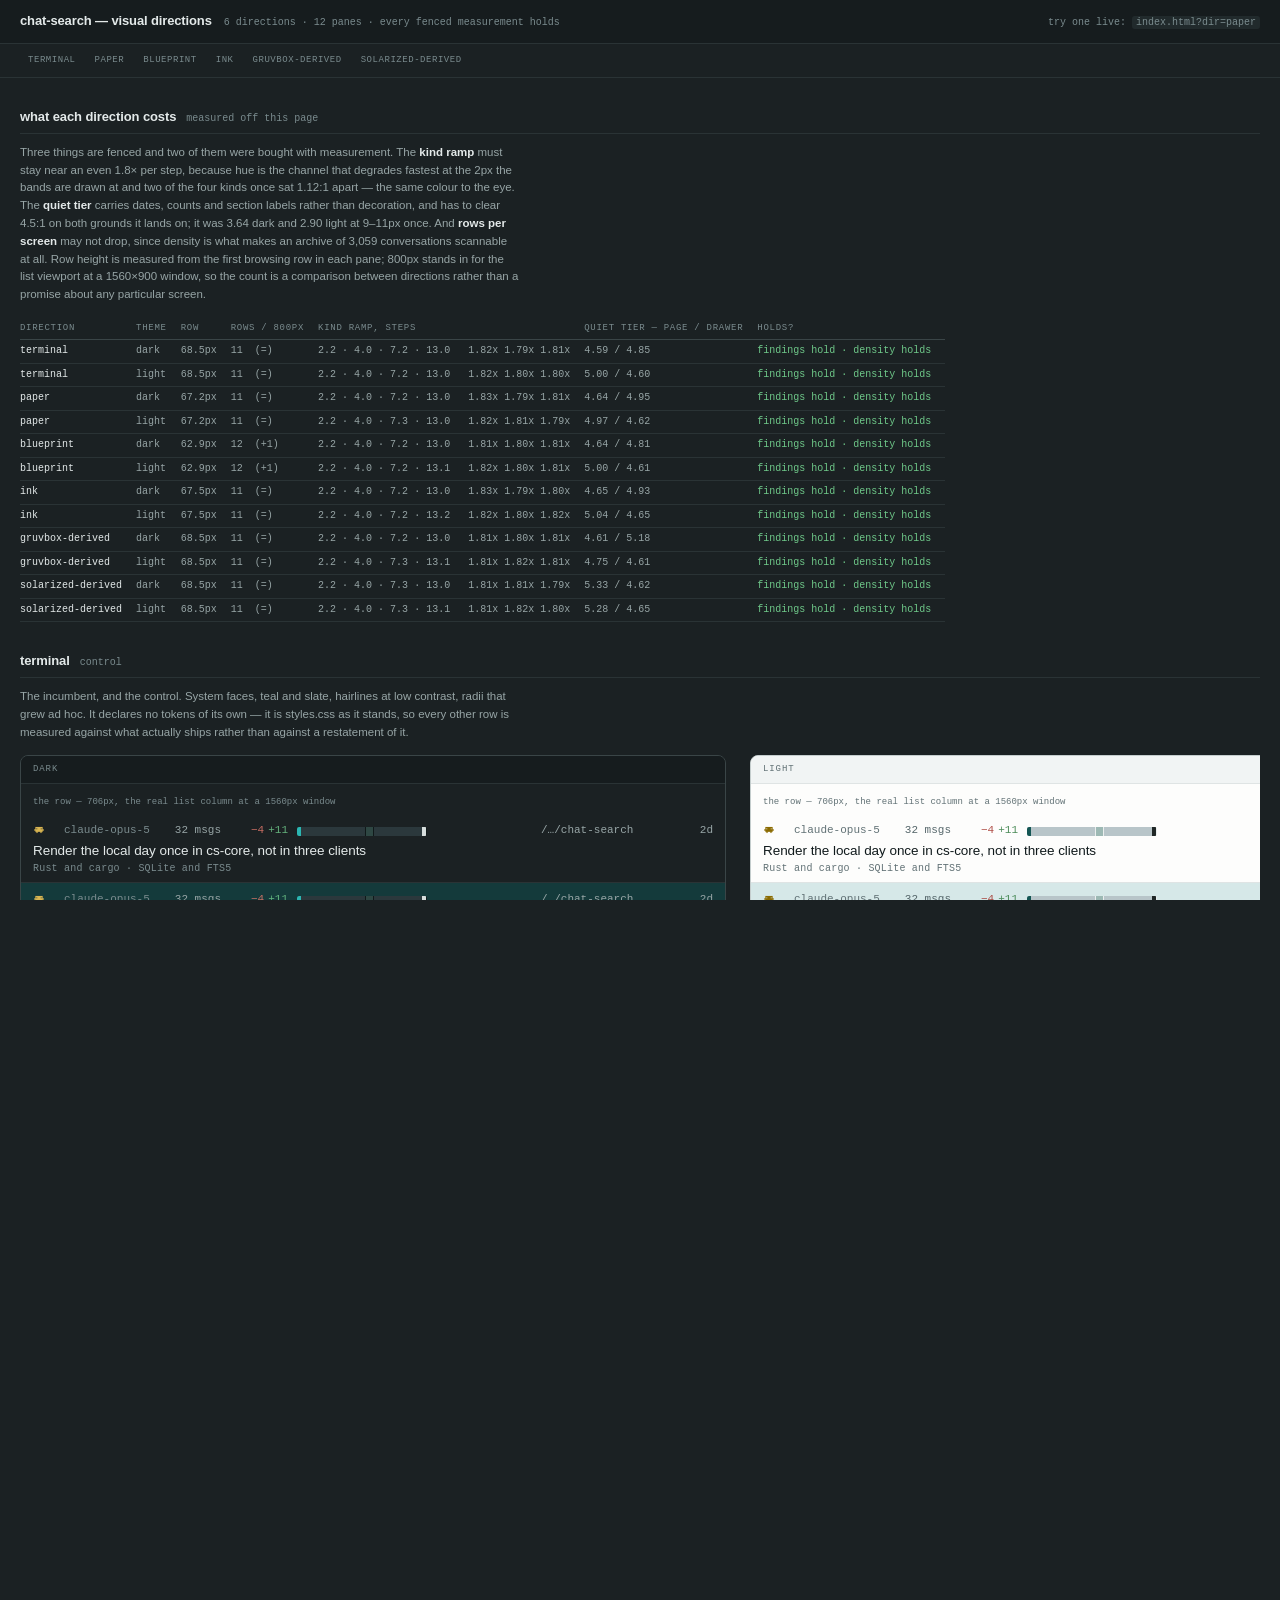
<file: poc/ui/directions.html>
<!doctype html>
<html lang="en">
<head>
<meta charset="utf-8" />
<meta name="viewport" content="width=device-width, initial-scale=1" />
<title>chat-search — visual directions</title>
<meta name="description" content="Six visual directions for the chat-search interface, shown on the row and the ribbon at real size, in both themes, with the measurements each one has to hold." />
<link rel="stylesheet" href="styles.css" />
<link rel="stylesheet" href="directions.css" />
<link rel="stylesheet" href="gallery.css" />
</head>
<body class="gal">

<header class="gal-top">
  <h1>chat-search — visual directions</h1>
  <span class="gal-sub" id="vd-count"></span>
  <div class="gal-actions">
    <span class="gal-sub">try one live: <code>index.html?dir=paper</code></span>
  </div>
</header>

<nav class="gal-nav" id="vd-nav"></nav>

<!-- Rendered by directions.js from the app's own row and ribbon and the gallery's own
     fixtures, never from a copy of either. Both themes are sibling subtrees rather
     than two iframes, which is what the token layer's theme classes bought. -->
<main class="gal-body wide" id="vd-body"></main>

<script src="data.js"></script>
<script src="app.js"></script>
<script src="gallery.js"></script>
<script src="directions.js"></script>
</body>
</html>
</file>
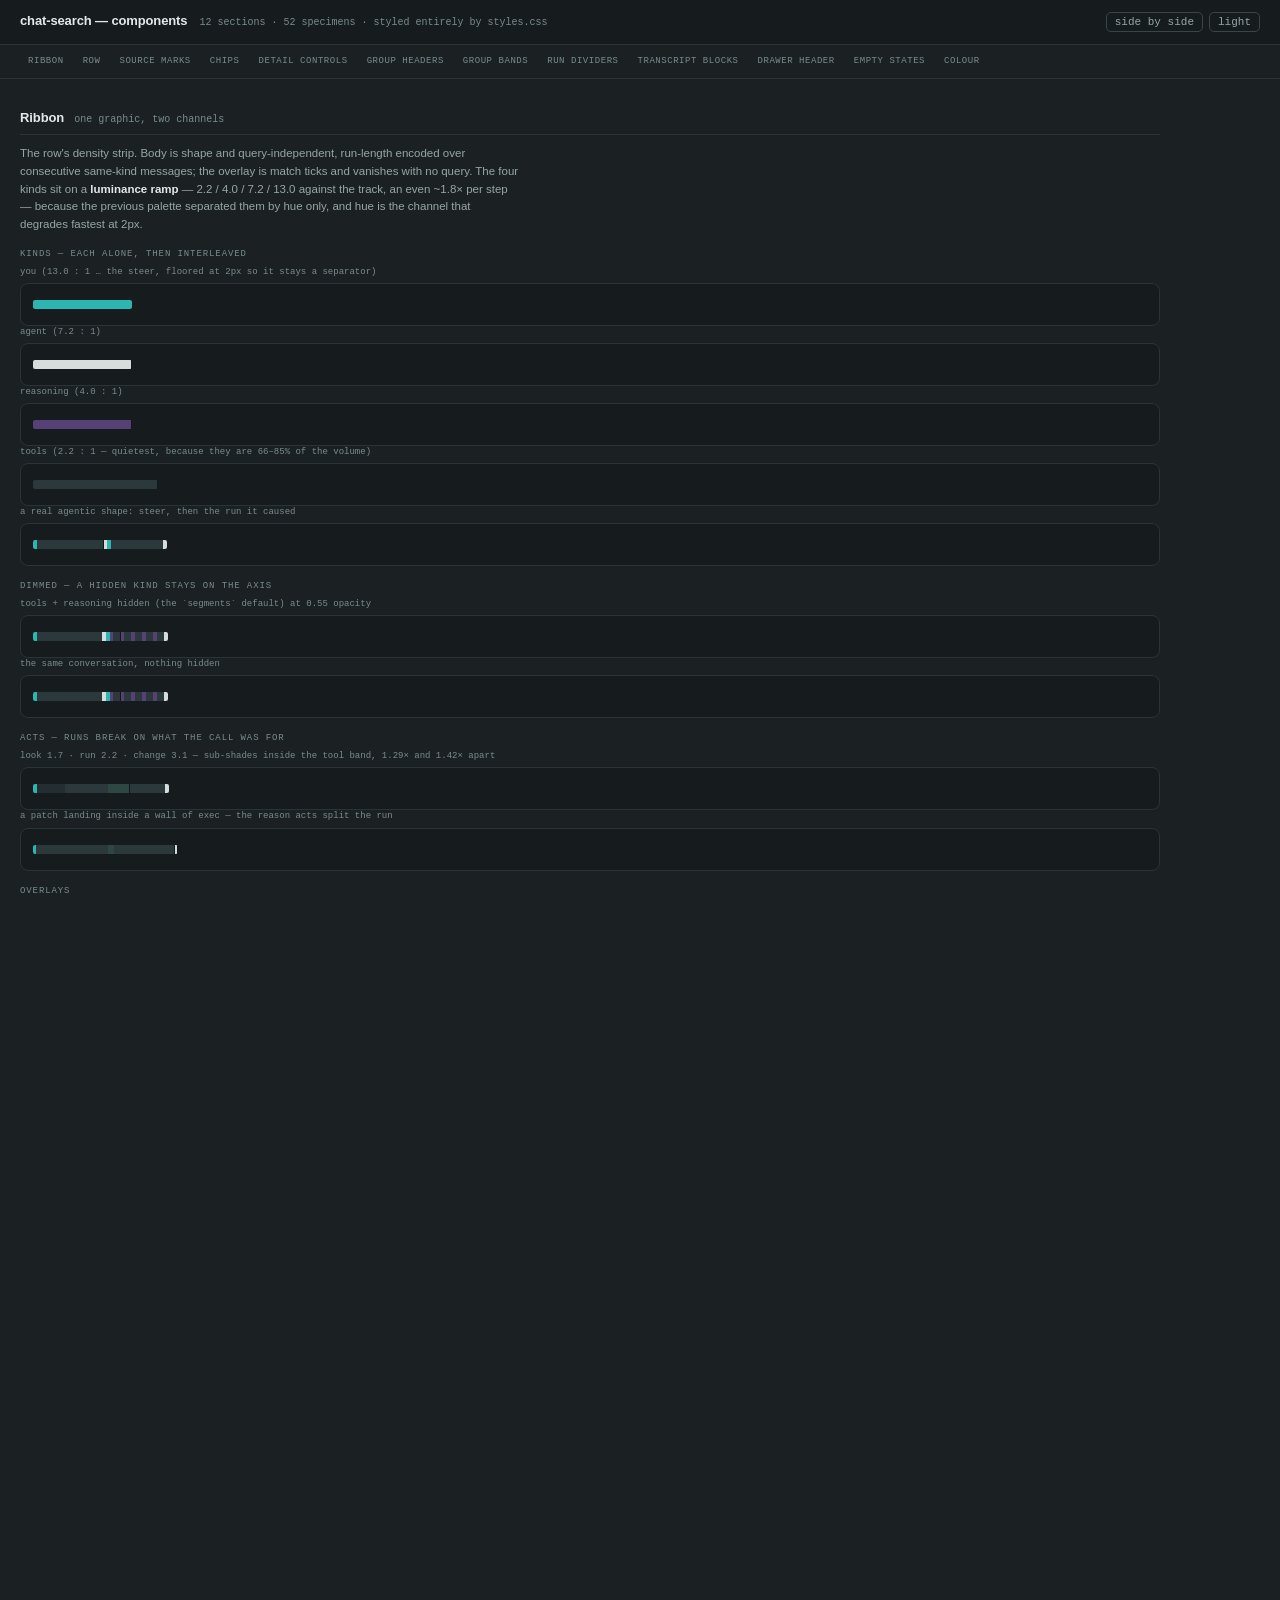
<file: poc/ui/gallery.html>
<!doctype html>
<html lang="en">
<head>
<meta charset="utf-8" />
<meta name="viewport" content="width=device-width, initial-scale=1" />
<title>chat-search — component gallery</title>
<meta name="description" content="Every component of the chat-search interface prototype, in every state, in both themes, on one page." />
<link rel="stylesheet" href="styles.css" />
<link rel="stylesheet" href="gallery.css" />
</head>
<body class="gal">

<header class="gal-top">
  <h1>chat-search — components</h1>
  <span class="gal-sub" id="gal-count"></span>
  <div class="gal-actions">
    <button class="chip" id="gal-both" type="button" aria-pressed="false">side by side</button>
    <button class="chip" id="gal-theme" type="button">light</button>
  </div>
</header>

<nav class="gal-nav" id="gal-nav"></nav>

<!-- Rendered by gallery.js from the app's own functions, never from a copy of its
     markup. data.js falls back to fixtures when real-data.js is absent, which is what
     makes this page committable: no conversation text of yours is in it. -->
<main class="gal-body" id="gal-body"></main>

<script src="data.js"></script>
<script src="app.js"></script>
<script src="gallery.js"></script>
</body>
</html>
</file>
<file: poc/ui/styles.css>
/* =============================================================================
   chat-search — interface prototype
   =============================================================================

   This is a mockup, not a document about one. The app fills the viewport; nothing
   scrolls except the panes that would scroll in the real thing.

   It renders in the system UI face at native metrics on purpose. Set a native app
   mock in a display face and it stops telling the truth about density, which is the
   only reason it exists. The one exception is the annotation overlay, which is
   commentary rather than product and is set in a serif so it reads as such.

   No CDN, no webfonts, no build step. macOS system faces with real fallbacks.
   ============================================================================= */

:root, .theme-dark {
  color-scheme: dark;

  --bg:       #1b2123;
  --panel:    #161c1e;
  --panel-2:  #212a2c;
  --panel-3:  #283335;
  --ink:      #e3e9e9;
  --ink-2:    #97a5a6;
  /* Was 3.64 in dark and 2.90 in light, at 9-11px, on a tier that carries date spans,
     group counts, section labels, the stat line and the footer — real information,
     below the 4.5:1 AA floor for text that size.

     Now 4.59 dark and 4.60 light, and measured on the harder of the two grounds it
     lands on rather than only on --bg. That distinction was worth 0.37: --panel is
     darker than --bg in the light theme, and `.pv-meta` and every tool and reasoning
     line in the transcript sit on the drawer, so the tier was still at 4.23:1 there
     after the first fix — the same failure, on the ground where most of the text is.
     palette.py solves against whichever ground is worse; see chat-search-4ar.11. */
  --ink-3:    #7a8b8e;
  --rule:     #2a3335;
  --rule-2:   #3a4547;

  --sel:      #4ec3c0;
  --sel-bg:   #143a3b;
  --sel-ink:  #06201f;
  --hit:      #f0b95f;
  --hit-bg:   #4a3512;
  --err:      #e2796c;
  --ok:       #6fc98a;

  /* Four categories on a luminance ramp, with hue as the redundant second channel.
     Measured: the previous palette separated the kinds by hue but not by luminance —
     agent/reasoning were 2.00 apart in dark and 1.12 in light, i.e. the same colour —
     and hue is the channel that degrades fastest at the 2px width these bands are drawn
     at. §7's rule is "nothing encoded in colour alone"; kind *is* encoded in colour
     alone here, so that colour has to carry it on the strong channel.

     Ratios against --map-bg: tool 2.2, reasoning 4.0, user 7.2, agent 13.0 — an even
     ~1.8x per step, which is the widest even spacing four levels fit into the range.
     Tools stay quietest because they are 66-85% of the volume; agent prose is brightest
     because it is what you are usually looking for. Amber stays reserved for match, red
     for failure. Solved rather than picked; see NOTES §3. */
  --k-user:   #2bb6b2;
  --k-agent:  #d6dddc;
  --k-reason: #9361bf;
  --k-tool:   #425258;
  /* Sub-shades inside the tool band, by what the call was *for*. Deliberately narrow —
     1.29x and 1.42x apart — because the primary read (tool vs prose vs reasoning) has to
     stay on the main ramp: these only need to say "something changed here", not be
     independently decodable at 2px. `run` is the tool colour itself, so an ordinary
     agentic run looks exactly as it did; `change` lifts, because a patch landing inside
     a wall of exec is the event worth spotting. The glyph in the preview carries the
     distinction where there is room for it. */
  --act-look:   #354146;
  --act-run:    #425258;
  --act-change: #486d65;
  --k-tool-ink: #8fa0a3;
  --map-bg:   #10191a;

  /* Source marks. Rendered as CSS masks tinted with the palette above rather than as
     full-colour logos: two of the five ship as white-on-transparent (invisible on a
     light ground) and one ships on an opaque white square. Masking also keeps §7's rule
     that source identity is a discriminable categorical encoding, not brand colour —
     and it means the icon inherits the row's colour, so shape, hue and text label are
     three redundant channels rather than one.

     Inlined as data URIs because Chrome refuses file:// subresources, and this prototype
     has to open from disk without a server — the same constraint that made real-data a
     script rather than JSON. Regenerate with poc/ui/icons.py. */
  --ico-claude: url("[data-uri]");
  --ico-claude-code: url("[data-uri]");
  --ico-chatgpt: url("[data-uri]");
  --ico-codex: url("[data-uri]");
  --ico-gemini: url("[data-uri]");

  --src-claude-code: #d9b551;
  --src-codex:       #5fd3d0;
  --src-chatgpt:     #74c884;
  --src-claude-ai:   #cf93d4;
  --src-gemini:      #86abf3;

  --ui:     -apple-system, "SF Pro Text", "Helvetica Neue", sans-serif;
  --mono:   ui-monospace, "SF Mono", SFMono-Regular, Menlo, Consolas, monospace;
  --serif:  "Hoefler Text", "Iowan Old Style", Palatino, Georgia, serif;

  --ease: cubic-bezier(0.22, 0.61, 0.36, 1);
}

:root.light, .theme-light {
  color-scheme: light;

  --bg:       #fdfdfc;
  --panel:    #f1f4f4;
  --panel-2:  #e7ebeb;
  --panel-3:  #dbe1e1;
  --ink:      #101a1c;
  --ink-2:    #55666a;
  --ink-3:    #617175;
  --rule:     #dfe4e4;
  --rule-2:   #c4cdcd;

  --sel:      #0b5d63;
  --sel-bg:   #d6e8e8;
  --sel-ink:  #ffffff;
  --hit:      #a96a06;
  --hit-bg:   #ffe9b8;
  --err:      #a3322a;
  --ok:       #2f7a3e;

  /* The same ramp, achieved by going darker: on a light track, contrast is distance
     from white. Ratios against --map-bg match the dark theme to two decimals. */
  --k-user:   #145654;
  --k-agent:  #202726;
  --k-reason: #905dbd;
  --k-tool:   #91a5ac;
  --act-look:   #abbac0;
  --act-run:    #91a5ac;
  --act-change: #608f86;
  --k-tool-ink: #5d6d70;
  --map-bg:   #eaeeee;

  --src-claude-code: #8a6a00;
  --src-codex:       #14707a;
  --src-chatgpt:     #2f7a3e;
  --src-claude-ai:   #8c4a93;
  --src-gemini:      #2b5bb5;
}

/* ------------------------------------------------------- the surface layer --- */
/* Everything above is colour. Everything here is the rest of what a visual pass gets
   to touch — type sizes, radii, the row's rhythm, the ribbon's geometry — pulled out
   of the rules below so that a *direction* can be a set of token values rather than a
   fork of this file. `directions.css` holds six of them and `directions.html` shows
   them on the row and the ribbon at real size; chat-search-4ar.11 is the argument for
   why that is the shape.

   These record what the prototype already did rather than rationalising it. The type
   scale really is five sizes and the radii really did grow ad hoc, and imposing an
   order on them here would quietly make one direction's answer the default for all of
   them. Rationalising the scale is a direction's job: `blueprint` squares every
   corner, `ink` softens all six.

   Two theme classes were added to the selectors above for the same reason. The theme
   lives on `:root`, which makes it impossible to render two themes in one document —
   the gallery works around that with iframes. `.theme-dark` / `.theme-light` let a
   subtree carry a theme, which is what makes a direction measurable without opening
   eight windows.

   The scale was 13 / 12.5 / 11.5 / 10 / 9 and every tier of it sat under macOS's own
   13pt body — the head by nothing, the micro by four points — which is how five sizes
   solved against each other end up small against everything around them. All five went
   up a point (chat-search-me9.8.34). The steps between them are untouched, because the
   complaint was about the whole scale and not about its shape: this is a shift, which
   leaves `directions.html`'s rows-per-screen column reading as it did, since that column
   compares directions against the incumbent and the incumbent moved with them. */
:root {
  --fs-head:  14px;    /* pane titles, the preview's title */
  --fs-body:  13.5px;  /* body text and row titles */
  --fs-sub:   12.5px;  /* the best-match line, prose in the drawer */
  --fs-meta:  11px;    /* everything tabular, which means everything monospaced */
  --fs-micro: 10px;    /* keys, section labels, the topics line */

  /* Radii below 3px, the 50% dots and the 10-11px pills stay literal in the rules:
     they are geometry rather than style, and squaring a dot is not a visual direction,
     it is a bug. The annotation overlay's 8px also stays literal — annotations are
     commentary rather than product, which is why they are set in a serif, and they sit
     outside the visual language on purpose. */
  --r-1: 3px;
  --r-2: 4px;
  --r-3: 5px;
  --r-4: 6px;
  --r-5: 7px;
  --r-6: 9px;

  /* The row's rhythm. These are the tokens a direction is most likely to get wrong:
     DESIGN-BRIEF's list of what would actually break this starts with losing
     rows-per-screen, and every one of these trades against it. directions.html
     measures the height of a rendered row rather than trusting anything written
     here — a token can be set to a value the line box then ignores. */
  --row-px:   12px;  /* the list's left and right margin */
  --row-pt:   7px;
  --row-pb:   8px;
  --row-lead: 3px;   /* between the row's stacked lines */
  --row-gap:  9px;   /* between cells on the meta line */

  /* The ribbon. `--rib-top` is not `(--rib-h - --rib-track) / 2`, and the track is not
     centred: the bottom 5px of the cell belongs to the failure and question marks and
     the top 4px to the match ticks, both of which are drawn outside the track. A
     direction that thickens the track has to take that from one end or the other. */
  --rib-h:     18px;
  --rib-track: 9px;
  --rib-top:   6px;
}

*, *::before, *::after { box-sizing: border-box; }

html, body {
  height: 100%;
  margin: 0;
  overflow: hidden;
}

body {
  background: var(--bg);
  color: var(--ink);
  font-family: var(--ui);
  font-size: var(--fs-body);
  line-height: 1.45;
  -webkit-font-smoothing: antialiased;
}

button { font-family: inherit; }

:focus-visible { outline: 2px solid var(--sel); outline-offset: -2px; border-radius: var(--r-1); }

::-webkit-scrollbar { width: 9px; height: 9px; }
::-webkit-scrollbar-thumb { background: var(--rule-2); border-radius: var(--r-3); }
::-webkit-scrollbar-track { background: transparent; }

/* ================================================================ shell === */

.app {
  height: 100%;
  display: grid;
  grid-template-rows: 38px auto 1fr 26px;
}

/* ------------------------------------------------------------ title bar --- */

.tbar {
  display: flex;
  align-items: center;
  gap: 12px;
  padding: 0 12px;
  background: linear-gradient(180deg, var(--panel-2), var(--panel));
  border-bottom: 1px solid var(--rule);
}

.lights { display: flex; gap: 8px; }
.lights i { width: 11.5px; height: 11.5px; border-radius: 50%; display: block; }
.lights i:nth-child(1) { background: #ff5f57; }
.lights i:nth-child(2) { background: #febc2e; }
.lights i:nth-child(3) { background: #28c840; }

.tbar-title {
  font-size: var(--fs-body);
  font-weight: 600;
  color: var(--ink-2);
  letter-spacing: -0.005em;
  margin-left: 2px;
}

/* view switcher — a real segmented control */
.views {
  display: inline-flex;
  background: var(--panel);
  border: 1px solid var(--rule-2);
  border-radius: var(--r-4);
  padding: 1.5px;
  margin-left: 10px;
}

.views button {
  font-size: var(--fs-sub);
  padding: 3px 12px;
  border: 0;
  border-radius: var(--r-2);
  background: transparent;
  color: var(--ink-2);
  cursor: pointer;
  transition: background 0.14s var(--ease), color 0.14s var(--ease);
}
.views button:hover { color: var(--ink); }
.views button[aria-pressed="true"] {
  background: var(--sel);
  color: var(--sel-ink);
  font-weight: 600;
}

.tbar-right { margin-left: auto; display: flex; align-items: center; gap: 5px; }

.chip {
  font-family: var(--mono);
  font-size: var(--fs-meta);
  color: var(--ink-2);
  background: transparent;
  border: 1px solid var(--rule-2);
  border-radius: var(--r-3);
  padding: 3px 8px;
  cursor: pointer;
  transition: background 0.14s var(--ease), color 0.14s var(--ease), border-color 0.14s var(--ease);
}
.chip:hover { border-color: var(--ink-3); color: var(--ink); }
.chip[aria-pressed="true"] { background: var(--sel); border-color: var(--sel); color: var(--sel-ink); }
.chip.warm[aria-pressed="true"] { background: var(--hit); border-color: var(--hit); color: #2a1c04; }

/* ---------------------------------------------------------- search bar --- */

.sbar {
  display: flex;
  align-items: center;
  gap: 12px;
  padding: 7px 12px;
  border-bottom: 1px solid var(--rule);
  background: var(--bg);
}
.sbar[hidden] { display: none; }

.qbox {
  flex: 1;
  display: flex;
  align-items: center;
  gap: 5px;
  min-height: 30px;
  padding: 4px 10px;
  background: var(--panel);
  border: 1px solid var(--rule-2);
  border-radius: var(--r-5);
  box-shadow: inset 0 1px 2px rgba(0,0,0,0.14);
  font-family: var(--mono);
  font-size: var(--fs-body);
}

.caret { width: 1.5px; height: 14px; background: var(--sel); animation: blink 1.15s steps(1) infinite; }
@keyframes blink { 50% { opacity: 0; } }

.tok {
  display: inline-flex;
  align-items: center;
  gap: 2px;
  border-radius: var(--r-2);
  padding: 1.5px 3px 1.5px 6px;
  white-space: nowrap;
}
.tok.free  { color: var(--ink); padding-left: 0; }
.tok.facet { background: var(--sel-bg); color: var(--sel); }
.tok.facet b { font-weight: 600; opacity: 0.7; }
.tok.bad   { color: var(--err); text-decoration: line-through; }

/* A narrowing with no grammar in cs_core::query. It still belongs in the line — it is
   narrowing the list — but it cannot be typed, copied out or replayed, and a token that
   looks identical to `agent:` would claim otherwise. */
.tok.nogram {
  background: transparent;
  color: var(--ink-2);
  border: 1px dashed var(--rule-2);
  padding-top: 0.5px;
  padding-bottom: 0.5px;
}
.tok.nogram b { color: var(--ink-3); }

.tok .x {
  border: 0;
  background: transparent;
  color: currentColor;
  font-size: var(--fs-body);
  line-height: 1;
  padding: 0 3px;
  cursor: pointer;
  opacity: 0.5;
}
.tok .x:hover { opacity: 1; }

/* Grouping sits beside the query it modifies, not with the views: it is a property of
   this list, not a place to go. It leads the bar so the line reads in the order it
   applies — group by project, then narrow with the query. */
.group { display: inline-flex; align-items: center; gap: 2px; flex: none; }
.group[hidden] { display: none; }
.group-l {
  font-family: var(--mono);
  font-size: var(--fs-micro);
  letter-spacing: 0.12em;
  text-transform: uppercase;
  color: var(--ink-3);
  margin-right: 5px;
}
.group button {
  font-family: var(--mono);
  font-size: var(--fs-meta);
  padding: 3px 8px;
  border: 1px solid transparent;
  border-radius: var(--r-3);
  background: transparent;
  color: var(--ink-3);
  cursor: pointer;
}
.group button:hover { color: var(--ink); border-color: var(--rule-2); }
.group button[aria-pressed="true"] {
  background: var(--sel-bg);
  border-color: var(--sel);
  color: var(--sel);
  font-weight: 600;
}

.stat {
  font-family: var(--mono);
  font-size: var(--fs-sub);
  color: var(--ink-3);
  white-space: nowrap;
  font-variant-numeric: tabular-nums;
}
.stat b { color: var(--ink-2); font-weight: 600; }

/* ---------------------------------------------------------------- body --- */

.body { display: grid; grid-template-columns: 252px 1fr; min-height: 0; }
/* Library is not a view of the conversation set, so the facets do not narrow it. Drawing
   them beside it would repeat the defect this pass exists to fix: controls that look
   live and are not. */
.body.solo { grid-template-columns: 1fr; }
.sidebar[hidden] { display: none; }

.sidebar {
  background: var(--panel);
  border-right: 1px solid var(--rule);
  overflow-y: auto;
  padding: 4px 0 12px;
}

.main { min-width: 0; overflow: hidden; display: flex; flex-direction: column; }

/* ------------------------------------------------------------- sidebar --- */

.side-h {
  display: flex;
  align-items: center;
  font-family: var(--mono);
  font-size: var(--fs-micro);
  letter-spacing: 0.14em;
  text-transform: uppercase;
  color: var(--ink-3);
  padding: 13px 12px 4px;
}
.side-h span:last-child { margin-left: auto; opacity: 0.75; }

.srow {
  display: flex;
  align-items: center;
  gap: 7px;
  width: 100%;
  text-align: left;
  padding: 4px 12px;
  background: transparent;
  border: 0;
  color: var(--ink-2);
  font-size: var(--fs-body);
  cursor: pointer;
  transition: background 0.12s var(--ease), color 0.12s var(--ease);
}
.srow:hover { background: var(--panel-2); color: var(--ink); }
.srow[aria-pressed="true"] { background: var(--sel-bg); color: var(--sel); font-weight: 600; }
.srow .n {
  margin-left: auto;
  font-family: var(--mono);
  font-size: var(--fs-meta);
  color: var(--ink-3);
  font-variant-numeric: tabular-nums;
}
.srow.zero { opacity: 0.6; }
.srow.zero .warn { color: var(--hit); font-family: var(--mono); font-weight: 700; font-size: var(--fs-meta); }
.srow.unconfigured { opacity: 0.42; font-style: italic; cursor: default; }

.swatch { width: 8px; height: 8px; border-radius: 2px; flex: none; }
.glyph { width: 11px; flex: none; font-size: var(--fs-micro); color: var(--ink-3); text-align: center; }

/* ---------------------------------------------------- topic chips -------- */

.tgroup { padding: 0 10px 8px; }
.gname {
  display: block; font-family: var(--mono); font-size: var(--fs-micro);
  letter-spacing: 0.12em; text-transform: uppercase;
  color: var(--ink-3); opacity: 0.72; margin: 5px 0 4px;
}

.tchip {
  display: inline-flex; align-items: baseline; gap: 5px;
  font-family: var(--mono); font-size: var(--fs-micro); line-height: 1.5;
  padding: 2.5px 7px; margin: 0 3px 3px 0;
  border: 1px solid var(--rule-2); border-radius: 11px;
  background: transparent; color: var(--ink-2); cursor: pointer;
  max-width: 100%;
}
.tchip:hover { border-color: var(--ink-3); color: var(--ink); }
.tchip.on { background: var(--sel); border-color: var(--sel); color: var(--sel-ink); font-weight: 600; }
.tchip.dim { opacity: 0.4; }
.tchip .nm { overflow: hidden; text-overflow: ellipsis; white-space: nowrap; }
.tchip .c { opacity: 0.6; flex: none; }
.tchip.sm { font-size: var(--fs-micro); padding: 2px 6px; }
.tchip.ghost { border-style: dashed; cursor: default; }

.srow.clearall { color: var(--hit); font-family: var(--mono); font-size: var(--fs-meta); }

/* What the conversation did, and where it landed. Both are free: the act comes from the
   tool name, and the paths were already mined for the project rollup and thrown away at
   conversation scale. */
.pv-work { margin-top: 9px; display: flex; flex-direction: column; gap: 4px; }
.pv-acts { display: flex; flex-wrap: wrap; align-items: center; gap: 4px; }
.pv-acts .gname { width: 46px; flex: none; margin: 0; }
.pv-acts .n {
  font-family: var(--mono); font-size: var(--fs-micro); color: var(--ink-3);
  margin-right: 4px; font-variant-numeric: tabular-nums;
}
.pv-acts .tchip { margin: 0; max-width: 200px; }

.act {
  display: inline-flex; align-items: center; gap: 4px;
  font-family: var(--mono); font-size: var(--fs-micro); letter-spacing: 0.04em;
  padding: 1.5px 7px; border-radius: 10px;
  border: 1px solid var(--rule-2); color: var(--ink-2);
}
.act i { font-style: normal; font-size: var(--fs-meta); line-height: 1; opacity: 0.8; }
.act b { font-weight: 600; color: var(--ink-3); font-variant-numeric: tabular-nums; }
.act.run    { border-color: var(--act-run); }
.act.change { border-color: var(--act-change); color: var(--ink); }
.act.look   { border-color: var(--act-look); }
.act.steer  { border-color: var(--sel); color: var(--sel); }
.act.sub    { border-color: var(--hit); color: var(--hit); }
.act.sub b  { color: var(--hit); opacity: 0.75; }

/* The same distinction in the gutter, where there is room for it to read. */
.blk.a-look   .gut { background: var(--act-look); }
.blk.a-run    .gut { background: var(--act-run); }
.blk.a-change .gut { background: var(--act-change); }
.blk.a-steer  .gut { background: var(--sel); }

.pv-tags { margin-top: 8px; display: flex; flex-wrap: wrap; gap: 3px; }
.pv-tags .tchip { margin: 0; }
.tchip.more { border-style: dashed; color: var(--ink-3); }
.tchip.more:hover { color: var(--sel); border-color: var(--sel); }

/* --------------------------------------------- timeline bottom drawer ---- */

.tldrawer {
  border-top: 1px solid var(--rule);
  background: var(--panel);
  padding: 7px 12px 9px;
}
.tld-h {
  display: flex; align-items: center; gap: 10px;
  font-family: var(--mono); font-size: var(--fs-micro); color: var(--ink-3);
  margin-bottom: 6px;
}
.tld-h b { color: var(--ink-2); font-weight: 600; }
.tld-h .sp { margin-left: auto; }
.tld-btn {
  font-family: var(--mono); font-size: var(--fs-micro); padding: 2px 7px; border-radius: var(--r-2);
  border: 1px solid var(--rule-2); background: transparent; color: var(--ink-3); cursor: pointer;
}
.tld-btn:hover { color: var(--ink); border-color: var(--ink-3); }
.tld-btn.on { background: var(--sel); border-color: var(--sel); color: var(--sel-ink); }

.tld-track {
  position: relative; height: 42px;
  background: var(--map-bg); border: 1px solid var(--rule);
  border-radius: var(--r-3); cursor: ew-resize; overflow: hidden;
}
/* Hits sit above the baseline, everything else below it: the drawer answers "when did
   this query land" as well as "when was I working". */
.tld-track .base { position: absolute; left: 0; right: 0; top: 50%; height: 1px; background: var(--rule-2); }
.tld-mark { position: absolute; width: 2px; border-radius: 1px; opacity: 0.85; }
.tld-mark.hit { background: var(--hit); }
.tld-sel {
  position: absolute; top: 0; bottom: 0;
  border-left: 1px solid var(--sel); border-right: 1px solid var(--sel);
  background: color-mix(in srgb, var(--sel) 13%, transparent);
}
.tld-ax { display: flex; justify-content: space-between; font-family: var(--mono);
          font-size: var(--fs-micro); color: var(--ink-3); margin-top: 3px; }

/* ==================================================== view: search ======== */

/* 620 / 602: the title moved off the column grid onto its own line, so the list needs
   less width and the preview reaches a real reading measure (78ch at 12px). */
.searchshell { display: grid; grid-template-rows: minmax(0,1fr) auto; min-height: 0; flex: 1; }
.panes { display: grid; grid-template-columns: minmax(340px, 1fr) 602px; min-height: 0; }

.col { display: flex; flex-direction: column; min-width: 0; overflow: hidden; }
.col.preview { background: var(--panel); border-left: 1px solid var(--rule); }

.list { flex: 1; overflow-y: auto; }

.row {
  display: block;
  width: 100%;
  text-align: left;
  padding: var(--row-pt) var(--row-px) var(--row-pb);
  background: transparent;
  border: 0;
  border-bottom: 1px solid var(--rule);
  color: var(--ink);
  cursor: pointer;
  transition: background 0.11s var(--ease);
}
.row:hover { background: var(--panel-2); }
.row[aria-selected="true"] { background: var(--sel-bg); }
.row[aria-selected="true"] .row-title { color: var(--sel); }

/* A grid, not a flex row: every cell must sit at the same x on every row so the eye can
   run down a column.

   Two clusters with a gutter between them — agent, model, size, shape on the left;
   directory, forks, age on the right. The `sp` column is the gutter, and it is the only
   flexible one, so everything else holds its position as the pane resizes. */
.row-meta {
  display: grid;
  grid-template-columns:
    22px             /* agent   */
    96px             /* model   */
    52px             /* msgs    */
    58px             /* +/-     */
    200px            /* ribbon  */
    26px             /* gutter  */
    minmax(0, 1fr)   /* cwd     */
    18px             /* forks   */
    30px;            /* age     */
  align-items: center;
  gap: var(--row-gap);
  margin-bottom: var(--row-lead);
}

.model {
  font-family: var(--mono);
  font-size: var(--fs-meta);
  color: var(--ink-3);
  white-space: nowrap;
  overflow: hidden;
  text-overflow: ellipsis;
}

/* Empty on more rows than not, so it has to disappear rather than sit there as a gap. */
.edits {
  font-family: var(--mono);
  font-size: var(--fs-meta);
  text-align: right;
  white-space: nowrap;
  font-variant-numeric: tabular-nums;
}
.edits i { font-style: normal; }
.edits .m { color: var(--err); opacity: 0.85; }
.edits .p { color: var(--ok); opacity: 0.85; margin-left: 4px; }

/* The third line: what is true of the conversation, as opposed to what is true of this
   query. Deliberately the quietest thing in the row. */
.row-topics {
  margin-top: var(--row-lead);
  font-family: var(--mono);
  font-size: var(--fs-micro);
  letter-spacing: 0.02em;
  color: var(--ink-3);
  white-space: nowrap;
  overflow: hidden;
  text-overflow: ellipsis;
}
.row[aria-selected="true"] .row-topics { color: var(--ink-2); }

.ico {
  width: 12px; height: 12px; flex: none; display: inline-block;
  background-color: currentColor;
  -webkit-mask: var(--ico) center / contain no-repeat;
  mask: var(--ico) center / contain no-repeat;
}
.ico.lg { width: 15px; height: 15px; }

/* No border, no box. It was the heaviest mark in a row — bordered, mono, saturated —
   while carrying the least discriminating information: inside a project every row shows
   the identical badge, so twenty of them shout in unison and out-weigh the titles. The
   border was also what clipped the label: `claude-code` needs 89px and the cell is 84,
   so the last glyph collided with the box on every claude-code row.

   Colour now lives on the icon alone. Shape, hue and word remain three redundant
   channels per §7; only the frame is gone. */
.badge {
  display: inline-flex;
  align-items: center;
  gap: 5px;
  font-family: var(--mono);
  font-size: var(--fs-meta);
  white-space: nowrap;
  overflow: hidden;
}
.badge > span {
  color: var(--ink-2);
  overflow: hidden;
  text-overflow: ellipsis;
}

/* Icon only in the row. The list column is 706px and the row now carries nine cells;
   the word cost 66px, which is exactly what `cwd` needed to stop collapsing to zero.
   The mark is still a distinct shape per source and the name is one hover or one click
   into the drawer away, so §7's three channels become two here rather than one. */
.row-meta > .badge { gap: 0; }
.row-meta > .badge > span { display: none; }

.dir, .msgs, .age {
  font-family: var(--mono);
  font-size: var(--fs-meta);
  color: var(--ink-2);
  white-space: nowrap;
  font-variant-numeric: tabular-nums;
  overflow: hidden;
}
.msgs, .age { text-align: right; }
.fork { font-family: var(--mono); font-size: var(--fs-meta); color: var(--ink-3); text-align: right; }

.row-title {
  font-size: var(--fs-body);
  font-weight: 500;
  line-height: 1.3;
  letter-spacing: -0.004em;
  white-space: nowrap;
  overflow: hidden;
  text-overflow: ellipsis;
}

/* Line 3: the true best match, framed with its provenance. 66-85% of hits land in
   tool traffic, so without the frame this reads as naked log spew. */
.row-snip {
  margin-top: var(--row-lead);
  font-size: var(--fs-sub);
  line-height: 1.35;
  color: var(--ink-2);
  display: flex;
  gap: 6px;
  white-space: nowrap;
  overflow: hidden;
}
.row-snip .sig { flex: none; color: var(--ink-3); font-family: var(--mono); font-size: var(--fs-meta); }
.row-snip .prov {
  flex: none;
  font-family: var(--mono);
  font-size: var(--fs-meta);
  color: var(--k-tool-ink);
  background: var(--panel-2);
  border-radius: var(--r-1);
  padding: 0 4px;
}
.row-snip .frag { overflow: hidden; text-overflow: ellipsis; font-style: italic; }
.row-snip mark { font-style: normal; }

/* ------------------------------------------------------------ the ribbon --- */
/* One graphic, two channels. Body is shape and is query-independent; ticks are
   matches and vanish when there is no query. Notches are >4h pauses or resumes. */

/* Width comes from the grid track, not from a second number that has to be kept in
   sync with it — they had already drifted, and the track spilled into the gutter. */
.ribbon { position: relative; width: 100%; height: var(--rib-h); }

.rb-track {
  position: absolute;
  /* Width is set inline from the message count — see app.js::ribbonWidth. The cell
     keeps its full width so the columns either side stay on the grid; only the drawn
     track varies, which is what makes length legible down the column. */
  left: 0;
  top: var(--rib-top);
  height: var(--rib-track);
  background: var(--map-bg);
  border-radius: 2px;
  overflow: hidden;
}

.rb-band { position: absolute; top: 0; bottom: 0; }
.rb-band.user   { background: var(--k-user); }
.rb-band.agent  { background: var(--k-agent); }
.rb-band.tool   { background: var(--k-tool); }
.rb-band.a-look   { background: var(--act-look); }
.rb-band.a-run    { background: var(--act-run); }
.rb-band.a-change { background: var(--act-change); }
.rb-band.reason { background: var(--k-reason); }
.rb-band.off    { opacity: 0.35; }
/* Hidden in the preview, still on the map — dimmed so the axis stays comparable
   between rows. 0.55, not 0.22: on the new ramp tool already sits at 2.19 against the
   track, so 0.22 opacity took a dimmed tool band to 1.15 — invisible, which is
   "dropped from the axis" by another name, and that was §3's mistake #6. At 0.55 a
   dimmed band reads at 1.48 against the track and still ranks well below the 2.19 of
   an undimmed one, which is the whole signal. */
.rb-band.dim    { opacity: 0.55; }

.rb-tick { position: absolute; top: 0; width: 2px; height: 4px; background: var(--hit); border-radius: 1px; }

.rb-mark { position: absolute; bottom: 0; height: 5px; width: 5px; font-size: 0; }
.rb-mark.q { background: var(--sel); border-radius: 50%; }
.rb-mark.x { background: var(--err); }

.rb-notch { position: absolute; top: 4px; bottom: 4px; width: 1px; background: var(--ink-2); opacity: 0.85; }
/* Full height and doubled, against the notch's partial height and single stroke: a pause
   interrupts a conversation, a compaction cuts it. Ink, not amber or red — those are
   spoken for by match and failure (§7). */
.rb-cut {
  position: absolute; top: 3px; bottom: 3px; width: 3px;
  background: linear-gradient(90deg, var(--ink) 1px, transparent 1px 2px, var(--ink) 2px);
}

/* The same event in the transcript. */
.brk.cut { color: var(--ink-2); }
.brk.cut::before, .brk.cut::after { background: var(--ink-3); }
.brk.cut::before { max-width: 14px; }

.ribbon-key {
  display: flex;
  gap: 12px;
  padding: 5px 12px;
  border-bottom: 1px solid var(--rule);
  font-family: var(--mono);
  font-size: var(--fs-micro);
  letter-spacing: 0.06em;
  color: var(--ink-3);
  align-items: center;
}
.ribbon-key i { display: inline-block; width: 10px; height: 7px; border-radius: 1.5px; margin-right: 4px; vertical-align: -1px; }
.ribbon-key span { white-space: nowrap; }

/* ------------------------------------------------------------- preview --- */

.pv-head { padding: 10px 12px; border-bottom: 1px solid var(--rule); }
.pv-title { font-size: var(--fs-head); font-weight: 600; line-height: 1.3; letter-spacing: -0.005em; }
.pv-meta {
  font-family: var(--mono);
  font-size: var(--fs-meta);
  color: var(--ink-3);
  margin-top: 5px;
  font-variant-numeric: tabular-nums;
}
.zoom { display: inline-flex; border: 1px solid var(--rule-2); border-radius: var(--r-4); padding: 1.5px; margin-top: 9px; }
.zoom button {
  font-family: var(--mono);
  font-size: var(--fs-micro);
  letter-spacing: 0.06em;
  padding: 2px 9px;
  border: 0;
  border-radius: var(--r-2);
  background: transparent;
  color: var(--ink-3);
  cursor: pointer;
}
.zoom button:hover { color: var(--ink); }
.zoom button[aria-pressed="true"] { background: var(--sel); color: var(--sel-ink); font-weight: 600; }

/* Per-kind fidelity: the primary control. The three zoom names are presets over
   these same four knobs. */
/* One explicit three-state control per kind, not a cycling chip: going from
   expanded back to collapsed used to require passing through hidden, so there was
   no direct "collapse all the tool calls" gesture. */
/* Visibility and detail are two axes, so the chip has two targets — but they live in
   one box, with the label, so proximity points at the right thing. The 2x2 grid this
   replaces put `you`'s control nearer to `agent`'s label than `agent`'s own control
   was, which is most of why it read as fiddly. */
.fid {
  display: grid;
  grid-template-columns: repeat(2, minmax(0, 1fr));
  gap: 5px 8px;
  margin-top: 9px;
}

.fid-chip {
  display: flex;
  align-items: stretch;
  border: 1px solid var(--rule-2);
  border-radius: var(--r-4);
  overflow: hidden;
  background: transparent;
  transition: border-color 0.13s var(--ease);
}
.fid-chip.on { border-color: var(--rule-2); background: var(--panel-2); }
.fid-chip:hover { border-color: var(--ink-3); }

.fid-chip .dot {
  flex: none;
  width: 22px;
  border: 0;
  border-right: 1px solid var(--rule-2);
  background: transparent;
  cursor: pointer;
  position: relative;
}
.fid-chip .dot::before {
  content: "";
  position: absolute;
  inset: 50% auto auto 50%;
  translate: -50% -50%;
  width: 8px; height: 8px;
  border-radius: 2px;
  background: var(--k);
  opacity: 0.28;
  transition: opacity 0.13s var(--ease);
}
.fid-chip.on .dot::before { opacity: 1; }
.fid-chip .dot:hover::before { opacity: 0.7; }
.fid-chip.on .dot:hover::before { opacity: 0.55; }

.fid-chip .lv {
  flex: 1;
  min-width: 0;
  display: flex;
  align-items: center;
  justify-content: space-between;
  gap: 8px;
  padding: 4px 8px;
  border: 0;
  background: transparent;
  cursor: pointer;
  font-family: var(--mono);
  font-size: var(--fs-micro);
  letter-spacing: 0.04em;
  color: var(--ink-3);
}
.fid-chip.on .lv { color: var(--ink-2); }
.fid-chip .lv:hover { color: var(--ink); }
.fid-chip .lv .nm { overflow: hidden; text-overflow: ellipsis; white-space: nowrap; }
/* The state is a word, not a glyph legend you have to learn. */
.fid-chip .lv .st { flex: none; opacity: 0.7; }
.fid-chip.on .lv .st { color: var(--sel); opacity: 1; font-weight: 600; }

.fid-all { display: flex; gap: 4px; margin-top: 7px; }
.fid-all button {
  font-family: var(--mono); font-size: var(--fs-micro); letter-spacing: 0.04em;
  padding: 2.5px 9px;
  border: 1px solid var(--rule-2); border-radius: var(--r-3);
  background: transparent; color: var(--hit); cursor: pointer;
}
.fid-all button:hover { border-color: var(--hit); }

/* A message whose level was overridden by clicking it directly. */
.blk .txt { cursor: pointer; }
.blk.ovr .gut { box-shadow: inset 0 0 0 1px var(--hit); }

.pv { display: grid; grid-template-columns: 1fr 50px; flex: 1; min-height: 0; }
.pv-body { overflow-y: auto; padding: 10px 12px 40px; font-size: var(--fs-body); }

/* Gutter spine: the categorical channel, so text contrast can stay identical for
   user and assistant. me9.1.1 — "do not privilege user turns". */
.blk { display: grid; grid-template-columns: 3px 13px minmax(0, 1fr); gap: 8px; margin-bottom: 2px; }
.blk .gut { border-radius: 2px; }
.blk.user   .gut { background: var(--k-user); }
.blk.agent  .gut { background: var(--k-agent); }
.blk.tool   .gut { background: var(--k-tool); }
.blk.reason .gut { background: var(--k-reason); }
.blk.err    .gut { background: var(--err); }

.blk .sig { font-family: var(--mono); font-size: var(--fs-meta); color: var(--ink-3); padding-top: 1px; }

/* The tool name is the label; the argument is the content, so the name is the quieter of
   the two. Reverses what the pane did before, where the name was all there was. */
.blk .cmd { font-weight: 600; color: var(--ink-2); font-style: normal; }
.blk .kb { color: var(--ink-3); opacity: 0.7; }
.dif { display: inline-flex; gap: 4px; margin-left: 2px; }
.dif i { font-style: normal; font-weight: 600; }
.dif .m { color: var(--err); }
.dif .p { color: var(--ok); }
.blk .txt { min-width: 0; padding-bottom: 7px; line-height: 1.5; }

/* Equal contrast. Neither role is demoted. */
.blk.user .txt, .blk.agent .txt { color: var(--ink); }
.blk.tool .txt, .blk.reason .txt { font-family: var(--mono); font-size: var(--fs-meta); color: var(--ink-3); }
.blk.err .txt { font-family: var(--mono); font-size: var(--fs-meta); color: var(--err); }
.blk.off { opacity: 0.42; }
.blk.q .txt { color: var(--sel); }

mark { background: var(--hit-bg); color: var(--ink); border-radius: 2px; padding: 0 2px; }

/* structural boundary, drawn where a pause or a resume happened */
.brk {
  display: flex;
  align-items: center;
  gap: 8px;
  margin: 9px 0 10px;
  font-family: var(--mono);
  font-size: var(--fs-micro);
  letter-spacing: 0.1em;
  text-transform: uppercase;
  color: var(--ink-3);
}
.brk::before, .brk::after { content: ""; height: 1px; background: var(--rule-2); flex: 1; }
.brk::before { max-width: 14px; }

/* segment summary, the coarse zoom stop */
.seg { margin-bottom: 3px; }
.seg-sum {
  display: grid;
  grid-template-columns: 3px 13px minmax(0, 1fr) auto;
  gap: 8px;
  width: 100%;
  text-align: left;
  background: transparent;
  border: 0;
  padding: 3px 0 6px;
  cursor: pointer;
  color: var(--ink-3);
  font-family: var(--mono);
  font-size: var(--fs-meta);
  align-items: baseline;
}
.seg-sum:hover { color: var(--ink-2); }
.seg-sum .gut { background: var(--k-tool); border-radius: 2px; align-self: stretch; }
.seg-sum .caret { font-size: var(--fs-micro); }
.seg-sum b { color: var(--hit); font-weight: 600; }
.seg-sum i { color: var(--sel); font-style: normal; }

.mm { position: relative; border-left: 1px solid var(--rule); background: var(--map-bg); cursor: pointer; }
.mm-band { position: absolute; left: 8px; border-radius: 1px; }
.mm-band.user   { background: var(--k-user); }
.mm-band.agent  { background: var(--k-agent); }
.mm-band.reason { background: var(--k-reason); }
.mm-band.tool   { background: var(--k-tool); }
.mm-band.off    { opacity: 0.3; }
.mm-band.dim    { opacity: 0.22; }
.mm-hit { position: absolute; right: 3px; width: 8px; height: 2.5px; background: var(--hit); border-radius: 1px; }
.mm-notch { position: absolute; left: 0; right: 0; height: 1px; background: var(--ink-2); opacity: 0.7; }
/* Doubled and full-strength against the notch's single faint line, matching the ribbon:
   a pause interrupts, a compaction cuts. */
.mm-cut {
  position: absolute; left: 0; right: 0; height: 3px;
  background: linear-gradient(180deg, var(--ink) 1px, transparent 1px 2px, var(--ink) 2px);
}
.mm-view {
  position: absolute; left: 0; right: 0;
  border: 1px solid var(--sel);
  background: color-mix(in srgb, var(--sel) 12%, transparent);
  border-radius: 2px;
  pointer-events: none;
}

/* ================================================ view: workspace ========= */

.ws { flex: 1; overflow-y: auto; padding: 18px 20px 40px; }

.ws-h {
  display: flex;
  align-items: baseline;
  gap: 10px;
  margin: 0 0 12px;
}
.ws-h h2 { margin: 0; font-size: var(--fs-head); font-weight: 600; letter-spacing: -0.008em; }
.ws-h .sub {
  font-family: var(--mono);
  font-size: var(--fs-meta);
  color: var(--ink-3);
  font-variant-numeric: tabular-nums;
}
.ws-h .sub b { color: var(--ink-2); font-weight: 600; }

.ws-sec + .ws-sec { margin-top: 30px; }

.cards { display: grid; grid-template-columns: repeat(auto-fill, minmax(290px, 1fr)); gap: 12px; }

.card {
  border: 1px solid var(--rule);
  border-radius: var(--r-6);
  background: var(--panel);
  padding: 12px 13px 13px;
  display: flex;
  flex-direction: column;
  gap: 9px;
  text-align: left;
  transition: border-color 0.18s var(--ease), transform 0.18s var(--ease), opacity 0.25s var(--ease);
}
.card.collection { cursor: pointer; }
.card.collection:hover { border-color: var(--rule-2); transform: translateY(-1px); }
.card.collection[aria-pressed="true"] { border-color: var(--sel); background: var(--sel-bg); }

/* A proposal is visibly provisional: dashed, and it has to be acted on. */
.card.proposal { border-style: dashed; border-color: var(--rule-2); background: transparent; }
.card.proposal.going { opacity: 0; transform: scale(0.97); }

.card-t { font-size: var(--fs-head); font-weight: 600; letter-spacing: -0.005em; line-height: 1.3; }
.card-t .n { font-family: var(--mono); font-weight: 400; font-size: var(--fs-meta); color: var(--ink-3); margin-left: 6px; }

/* the rule, stated rather than implied */
.rule-line {
  font-family: var(--mono);
  font-size: var(--fs-meta);
  color: var(--ink-3);
  line-height: 1.55;
  background: var(--map-bg);
  border-radius: var(--r-3);
  padding: 6px 8px;
}
.rule-line .q { color: var(--sel); }
.rule-line .p { color: var(--ok); }
.rule-line .x { color: var(--err); }
.rule-line .eq { color: var(--ink-2); }

/* source composition — the cross-tool claim, made visible */
.compo { display: flex; height: 7px; border-radius: var(--r-2); overflow: hidden; gap: 1.5px; }
.compo i { display: block; }

.compo-key { display: flex; flex-wrap: wrap; gap: 4px 11px; font-family: var(--mono); font-size: var(--fs-micro); color: var(--ink-3); }
.compo-key span { display: inline-flex; align-items: center; gap: 4px; }
.compo-key i { width: 7px; height: 7px; border-radius: 2px; }
.compo-key i.ico { width: 11px; height: 11px; border-radius: 0; }

.terms { display: flex; flex-wrap: wrap; gap: 4px; }
.term {
  font-family: var(--mono);
  font-size: var(--fs-micro);
  padding: 2px 6px;
  border-radius: var(--r-2);
  background: var(--panel-2);
  color: var(--ink-2);
}

.card-actions { display: flex; gap: 6px; margin-top: 2px; }

.btn {
  font-size: var(--fs-sub);
  padding: 4px 11px;
  border-radius: var(--r-4);
  border: 1px solid var(--rule-2);
  background: transparent;
  color: var(--ink-2);
  cursor: pointer;
  transition: background 0.14s var(--ease), color 0.14s var(--ease), border-color 0.14s var(--ease);
}
.btn:hover { border-color: var(--ink-3); color: var(--ink); }
.btn.primary { background: var(--sel); border-color: var(--sel); color: var(--sel-ink); font-weight: 600; }
.btn.primary:hover { filter: brightness(1.08); }

.empty {
  border: 1px dashed var(--rule-2);
  border-radius: var(--r-6);
  padding: 22px;
  text-align: center;
  color: var(--ink-3);
  font-size: var(--fs-body);
}
.empty b { display: block; color: var(--ink-2); font-weight: 600; margin-bottom: 4px; font-size: var(--fs-body); }

/* collection detail */
.detail { margin-top: 12px; border: 1px solid var(--sel); border-radius: var(--r-6); overflow: hidden; }
.detail-h {
  display: flex; align-items: center; gap: 10px;
  padding: 9px 12px;
  background: var(--sel-bg);
  border-bottom: 1px solid var(--rule);
}
.detail-h .t { font-size: var(--fs-body); font-weight: 600; color: var(--sel); }
.detail-h .m { font-family: var(--mono); font-size: var(--fs-meta); color: var(--ink-2); margin-left: auto; }

.member {
  display: grid;
  grid-template-columns: 84px 1fr 76px 62px;
  gap: 10px;
  align-items: center;
  padding: 5px 12px;
  border-bottom: 1px solid var(--rule);
  font-size: var(--fs-body);
}
.member:last-child { border-bottom: 0; }
.member .why {
  font-family: var(--mono);
  font-size: var(--fs-micro);
  padding: 1.5px 5px;
  border-radius: var(--r-2);
  text-align: center;
}
.why.matched { background: var(--sel-bg); color: var(--sel); }
.why.pinned  { background: color-mix(in srgb, var(--ok) 20%, transparent); color: var(--ok); }

/* ================================================== view: projects ======== */
/* An accordion, not master/detail. The header stays a single dense line at every state
   so the list reads as a list; everything the old right-hand pane held moves into the
   band that opens beneath it. */

.pj-list { padding-bottom: 40px; }

.pj { border-bottom: 1px solid var(--rule); }
.pj.open { background: var(--panel-2); }

.pj-head {
  display: grid;
  /* 130px on the date column, not 108: a span crossing a year renders
     "Oct 25 ’25 – Aug 2" and the narrower cell clipped it to "Oct 25 ’25 – Aug". */
  grid-template-columns: 14px minmax(0, 1fr) auto 76px 130px 76px;
  align-items: center;
  gap: 10px;
  width: 100%;
  padding: 8px 12px;
  background: transparent;
  border: 0;
  color: var(--ink);
  text-align: left;
  cursor: pointer;
  transition: background 0.11s var(--ease);
}
.pj-head:hover { background: var(--panel-2); }
.pj.open .pj-head { background: transparent; }

.pj-head .tw {
  font-size: var(--fs-micro);
  color: var(--ink-3);
  transition: transform 0.13s var(--ease);
  transform-origin: 45% 50%;
}
.pj-head[aria-expanded="true"] .tw { transform: rotate(90deg); color: var(--sel); }

.pj-head .nm {
  font-family: var(--mono);
  font-size: var(--fs-body);
  font-weight: 600;
  letter-spacing: -0.01em;
  white-space: nowrap;
  overflow: hidden;
  text-overflow: ellipsis;
}
.pj.open .pj-head .nm { color: var(--sel); }

.pj-head .srcs { display: inline-flex; gap: 3px; }
.badge.tiny { font-size: 0; padding: 2px; gap: 0; border-radius: var(--r-1); }
.badge.tiny .ico { width: 10px; height: 10px; }
.badge.tiny span { display: none; }

.pj-head .cnt, .pj-head .when {
  font-family: var(--mono);
  font-size: var(--fs-meta);
  color: var(--ink-3);
  font-variant-numeric: tabular-nums;
  white-space: nowrap;
}
.pj-head .cnt { text-align: right; }
.pj-head .cnt b { color: var(--ink); font-weight: 600; }
.pj-head .cnt i { font-style: normal; opacity: 0.65; font-size: var(--fs-micro); }

/* Activity, not volume: 26 weeks of the sample so a dormant project and a live one are
   distinguishable before you open either. */
/* 12 bars at 3px, not 20 at 2px: the finer version read as dust at 100% zoom, which is
   the only zoom anyone uses. */
.spark { display: inline-flex; align-items: flex-end; gap: 1px; height: 17px; }
.spark i { width: 3px; background: var(--k-user); border-radius: 0.5px; opacity: 0.8; }
.spark i.z { background: var(--ink-3); opacity: 0.25; }
.pj.open .spark i { opacity: 1; }

.pj-body { padding-bottom: 6px; }

.pj-band {
  padding: 2px 12px 10px 36px;
  border-bottom: 1px solid var(--rule);
  margin-bottom: 2px;
}
.pj-path {
  font-family: var(--mono);
  font-size: var(--fs-meta);
  color: var(--ink-3);
  margin-bottom: 7px;
  overflow: hidden;
  text-overflow: ellipsis;
  white-space: nowrap;
}
.pj-sec { display: flex; flex-wrap: wrap; align-items: center; gap: 3px; margin-bottom: 5px; }
.pj-sec .gname { margin: 0 6px 0 0; flex: none; width: 38px; }
.pj-sec .tchip { margin: 0; max-width: 260px; }

.pj-nums {
  gap: 14px;
  font-family: var(--mono);
  font-size: var(--fs-micro);
  color: var(--ink-3);
  margin: 7px 0 0;
  padding-left: 44px;
}
.pj-nums .q { color: var(--sel); }
.pj-nums .e { color: var(--err); }

/* A run divider is a label, not a control. Making it collapsible would imply the rows
   under it are optional, and they are the only thing on the screen that is not. */
.pj-run {
  display: flex;
  align-items: center;
  gap: 8px;
  padding: 9px 12px 4px 36px;
  font-family: var(--mono);
  font-size: var(--fs-micro);
  letter-spacing: 0.08em;
  text-transform: uppercase;
  color: var(--ink-3);
}
.pj-run .d { color: var(--ink-2); }
.pj-run .n { opacity: 0.6; }
.pj-run::after { content: ""; height: 1px; background: var(--rule-2); flex: 1; }

.pj-body .row { padding-left: 36px; border-bottom: 0; }
.pj-body .row:hover { background: var(--panel); }

.pj-more, .pj-tail {
  display: flex;
  align-items: center;
  gap: 8px;
  width: 100%;
  background: transparent;
  border: 0;
  color: var(--ink-3);
  font-family: var(--mono);
  font-size: var(--fs-meta);
  cursor: pointer;
  text-align: left;
}
.pj-more { padding: 8px 12px 4px 36px; }
.pj-more .go { color: var(--sel); margin-left: auto; }
.pj-more:hover .go { text-decoration: underline; }

.pj-tail { padding: 9px 12px; border-bottom: 1px solid var(--rule); }
.pj-tail:hover { color: var(--ink-2); background: var(--panel-2); }
.pj-tail .tw { font-size: var(--fs-micro); transition: transform 0.13s var(--ease); }
.pj-tail[aria-expanded="true"] .tw { transform: rotate(90deg); }
.pj-tail .n { margin-left: auto; font-variant-numeric: tabular-nums; }
.pj.small .pj-head { padding-left: 24px; }

/* Bands carry one line of explanation where the number alone would mislead. */
.note-in {
  font-size: var(--fs-sub);
  line-height: 1.55;
  color: var(--ink-3);
  max-width: 74ch;
  display: block;
}

/* A group header can be labelled with what kind of group it is — a mode facet, a
   cross-tool run, the untagged residue — where that changes how to read the count. */
.pj-head .tag {
  font-family: var(--mono);
  font-size: var(--fs-micro);
  letter-spacing: 0.06em;
  text-transform: uppercase;
  padding: 1.5px 5px;
  border-radius: var(--r-1);
  border: 1px solid var(--rule-2);
  color: var(--ink-3);
  flex: none;
}
.pj-head .tag.warn { border-color: var(--hit); color: var(--hit); }

.srow.muted { color: var(--ink-3); font-family: var(--mono); font-size: var(--fs-meta); }

/* The drawer's way back to the project it belongs to. */
.pv-proj {
  border: 0;
  padding: 0;
  background: transparent;
  font: inherit;
  color: var(--sel);
  cursor: pointer;
  border-bottom: 1px dotted currentColor;
}
.pv-proj:hover { color: var(--ink); }

/* ================================================== view: library ========= */
/* The only surface here that is not derived from the index. Everything else can be
   rebuilt by `rm index.db && cs index`; this is what cannot. */

.library { flex: 1; overflow-y: auto; padding: 16px 20px 40px; max-width: 940px; }

.lib-sec + .lib-sec { margin-top: 26px; }
.lib-h { display: flex; align-items: baseline; gap: 10px; margin-bottom: 9px; }
.lib-h b { font-size: var(--fs-head); font-weight: 600; letter-spacing: -0.008em; }
.lib-h span { font-family: var(--mono); font-size: var(--fs-meta); color: var(--ink-3); }

.lib-row {
  display: grid;
  grid-template-columns: 210px minmax(0, 1fr) 44px auto;
  align-items: center;
  gap: 12px;
  padding: 7px 10px;
  border-bottom: 1px solid var(--rule);
  font-size: var(--fs-body);
}
.lib-row:hover { background: var(--panel-2); }
.lib-row .t { font-weight: 500; overflow: hidden; text-overflow: ellipsis; white-space: nowrap; }
.lib-row .rule {
  font-family: var(--mono);
  font-size: var(--fs-meta);
  color: var(--ink-3);
  overflow: hidden;
  text-overflow: ellipsis;
  white-space: nowrap;
}
.lib-row .n {
  font-family: var(--mono);
  font-size: var(--fs-meta);
  color: var(--ink-2);
  text-align: right;
  font-variant-numeric: tabular-nums;
}
.lib-row .acts { display: inline-flex; gap: 4px; }
.lib-row .acts button {
  font-family: var(--mono);
  font-size: var(--fs-micro);
  padding: 2.5px 8px;
  border-radius: var(--r-3);
  border: 1px solid var(--rule-2);
  background: transparent;
  color: var(--ink-2);
  cursor: pointer;
}
.lib-row .acts button:hover { border-color: var(--sel); color: var(--sel); }
.lib-row .acts button:disabled { opacity: 0.4; cursor: default; }
.lib-row .acts button:disabled:hover { border-color: var(--rule-2); color: var(--ink-2); }

.library .empty { text-align: left; padding: 16px 18px; }
.library .empty span { display: block; max-width: 76ch; line-height: 1.55; }

/* ================================================== view: sittings ======== */

.sittings { flex: 1; overflow-y: auto; padding: 16px 20px 40px; }

.day + .day { margin-top: 26px; }

.day-h {
  display: flex;
  align-items: baseline;
  gap: 10px;
  padding-bottom: 8px;
  border-bottom: 1px solid var(--rule);
  margin-bottom: 12px;
}
.day-h b { font-size: var(--fs-head); font-weight: 600; letter-spacing: -0.008em; }
.day-h .w { font-family: var(--mono); font-size: var(--fs-meta); color: var(--ink-3); }
.day-h .m { margin-left: auto; font-family: var(--mono); font-size: var(--fs-meta); color: var(--ink-3); font-variant-numeric: tabular-nums; }

.sit-row { display: grid; grid-template-columns: 46px 16px minmax(0, 1fr); gap: 10px; }

.sit-time {
  font-family: var(--mono);
  font-size: var(--fs-meta);
  color: var(--ink-3);
  text-align: right;
  padding-top: 9px;
  font-variant-numeric: tabular-nums;
}

.spine { position: relative; }
.spine::before { content: ""; position: absolute; left: 7px; top: 0; bottom: 0; width: 1px; background: var(--rule-2); }
.sit-row:first-of-type .spine::before { top: 13px; }
.sit-row.last .spine::before { bottom: calc(100% - 13px); }

.dot {
  position: absolute;
  left: 2px; top: 9px;
  width: 11px; height: 11px;
  border-radius: 50%;
  border: 2.5px solid var(--bg);
  z-index: 1;
}

.sit-card {
  display: block;
  width: 100%;
  text-align: left;
  margin: 3px 0 8px;
  padding: 7px 10px 8px;
  background: var(--panel);
  border: 1px solid var(--rule);
  border-left: 2px solid;
  border-radius: 0 var(--r-5) var(--r-5) 0;
  cursor: pointer;
  transition: background 0.16s var(--ease), transform 0.16s var(--ease);
}
.sit-card:hover { background: var(--panel-2); transform: translateX(3px); }
.sit-card[aria-selected="true"] { background: var(--sel-bg); border-color: var(--sel); }
.sit-card[aria-selected="true"] .sit-t { color: var(--sel); }
/* A sitting drawn from fixtures has no conversation behind it, so the card says so by
   not being a target rather than by opening an empty drawer. */
.sit-card:disabled { cursor: default; opacity: 0.72; }
.sit-card:disabled:hover { background: var(--panel); transform: none; }

.sit-t { font-size: var(--fs-body); color: var(--ink); line-height: 1.35; }
.sit-m {
  display: flex; flex-wrap: wrap; align-items: center; gap: 10px;
  margin-top: 5px;
  font-family: var(--mono);
  font-size: var(--fs-micro);
  color: var(--ink-3);
}

.gap-row { font-family: var(--mono); font-size: var(--fs-micro); letter-spacing: 0.1em; color: var(--ink-3); padding: 2px 0; }

.handoff {
  font-family: var(--mono);
  font-size: var(--fs-micro);
  letter-spacing: 0.06em;
  color: var(--hit);
  border: 1px solid var(--hit);
  border-radius: var(--r-2);
  padding: 1px 5px;
}

/* Shared map renderer at card scale, used by the sittings view. Restored here: the
   rule was lost when the search-view block was rewritten. */
.micro i.cut {
  position: absolute; top: 0; bottom: 0; width: 2px;
  background: var(--ink); opacity: 0.9;
}
.micro {
  position: relative;
  width: 76px; height: 13px;
  background: var(--map-bg);
  border-radius: var(--r-1);
  overflow: hidden;
  display: inline-block;
  vertical-align: -2px;
}
.micro i { position: absolute; bottom: 0; display: block; }
.micro i.user   { background: var(--k-user); }
.micro i.agent  { background: var(--k-agent); }
.micro i.reason { background: var(--k-reason); }
.micro i.tool   { background: var(--k-tool); }
.micro i.hit    { top: 0; bottom: auto; height: 3px; background: var(--hit); }

/* ---------------------------------------------------------- status bar --- */

.fbar {
  display: flex;
  align-items: center;
  gap: 14px;
  padding: 0 12px;
  border-top: 1px solid var(--rule);
  background: var(--panel);
  font-family: var(--mono);
  font-size: var(--fs-meta);
  color: var(--ink-3);
}
.fbar kbd {
  font-family: var(--mono);
  background: var(--panel-2);
  border: 1px solid var(--rule-2);
  border-bottom-width: 2px;
  border-radius: var(--r-2);
  padding: 0 4px;
  color: var(--ink-2);
}
.fbar .sp { margin-left: auto; }

/* ============================================ annotation overlay ========== */
/* Commentary, not product — hence the serif. Off by default, and it never
   intercepts a click meant for the interface underneath it. */

.anno {
  position: fixed;
  inset: 0;
  z-index: 50;
  pointer-events: none;
}
.anno[hidden] { display: none; }

.anno::before {
  content: "";
  position: absolute;
  inset: 0;
  background: rgba(4, 8, 9, 0.55);
  animation: fade 0.25s var(--ease);
}
:root.light .anno::before { background: rgba(240, 244, 244, 0.6); }
@keyframes fade { from { opacity: 0; } }

.pin {
  position: absolute;
  width: 20px; height: 20px;
  border-radius: 50%;
  background: var(--hit);
  color: #221802;
  font-family: var(--mono);
  font-size: var(--fs-meta);
  font-weight: 700;
  display: flex; align-items: center; justify-content: center;
  transform: translate(-50%, -50%);
  box-shadow: 0 0 0 3px rgba(240, 185, 95, 0.25);
  animation: pop 0.3s var(--ease) backwards;
}
@keyframes pop { from { transform: translate(-50%, -50%) scale(0.4); opacity: 0; } }

.halo {
  position: absolute;
  border: 1px solid var(--hit);
  border-radius: var(--r-3);
  background: rgba(240, 185, 95, 0.07);
}

.note {
  position: absolute;
  width: 264px;
  background: var(--panel);
  border: 1px solid var(--hit);
  border-radius: 8px;
  padding: 9px 11px 10px;
  box-shadow: 0 8px 28px rgba(0,0,0,0.45);
  animation: pop2 0.3s var(--ease) backwards;
}
@keyframes pop2 { from { opacity: 0; transform: translateY(5px); } }

.note b {
  display: block;
  font-family: var(--serif);
  font-size: var(--fs-head);
  font-weight: 600;
  line-height: 1.25;
  color: var(--ink);
  margin-bottom: 4px;
}
.note p {
  margin: 0;
  font-family: var(--serif);
  font-size: var(--fs-body);
  line-height: 1.5;
  color: var(--ink-2);
}
.note code { font-family: var(--mono); font-size: var(--fs-meta); color: var(--hit); }

.anno-hint {
  position: absolute;
  left: 50%; bottom: 18px;
  transform: translateX(-50%);
  font-family: var(--mono);
  font-size: var(--fs-meta);
  color: var(--ink-2);
  background: var(--panel);
  border: 1px solid var(--rule-2);
  border-radius: var(--r-4);
  padding: 5px 11px;
  pointer-events: auto;
}

@media (prefers-reduced-motion: reduce) {
  *, *::before, *::after { animation: none !important; transition: none !important; }
}
</file>
<file: poc/ui/directions.css>
/* =============================================================================
   chat-search — visual directions
   =============================================================================

   Six answers to the same interface. Nothing here changes what is in a row, how
   panes are arranged, or how anything is grouped — those came out of measuring the
   corpus and re-litigating them in a visual pass would spend the measurement. This
   file may only set tokens declared in styles.css: palette, type faces and sizes,
   spacing, radii, and how much contrast separates one thing from another.

   Four of the six were designed here. The last two are ports of palettes designed
   elsewhere — Gruvbox and Solarized — and both carry `-derived` because neither
   holds the ramp as published: every hue in them is the original's and not one
   lightness is. `chat-search-me9.8.12` measured what that costs, and
   `docs/DECISIONS.md` ADR 25 says why a direction the app ships has no choice about
   it while a theme you load off your own disk does.

   Two findings have to survive whichever one is chosen, and both are easy to lose to
   a prettier palette:

     1. At the ~2px the ribbon bands are drawn, LUMINANCE does the work and hue does
        not. The four kinds therefore sit at 2.2 / 4.0 / 7.2 / 13.0 against the track
        in every direction below — an even ~1.8x per step, with hue as the redundant
        second channel. Every one of those colours was solved for its ratio by
        palette.py rather than picked; none of them is sacred and the ramp is.
     2. The quiet tier carries dates, counts and section labels rather than
        decoration, and clears 4.6:1 on its own ground in every direction, in both
        themes. It was 3.64 dark and 2.90 light at 9-11px once, which is where it
        started.

   `python3 palette.py --verify` re-measures both from this file, and
   directions.html re-measures them a third time from what the browser actually
   rendered. Three readings of one number is not redundancy here — the first two can
   agree with each other and still both be wrong about the page.

   A direction is `.dir-<name>` plus `.theme-dark` or `.theme-light`, on any element.
   Try one in the real mockup with `index.html?dir=paper`, and see them side by side
   in `directions.html`.
   ============================================================================= */


/* ---------------------------------------------------------------- terminal --- */
/* The incumbent, named so it can be argued with rather than assumed. It declares
   nothing: `.dir-terminal` *is* styles.css as it stands, which is the only way the
   control stays a control. Nudging it here to match palette.py's solve would move the
   baseline every other block here is measured against.

   Worth recording that it barely needs nudging. palette.py solves this ramp from hue
   and target ratio alone and lands within one part in 255 of every value that was
   hand-solved months earlier — #2bb6b2 exactly for the user band, #415358 against
   #425258 for tools. The generator and the incumbent agree, which is the reason to
   trust the generator on the five below, and on the two ports it is the only reason
   there is: a port has no hand-solved value for it to agree with. */
.dir-terminal.theme-dark { color-scheme: dark; }
.dir-terminal.theme-light { color-scheme: light; }


/* ------------------------------------------------------------------- paper --- */
/* Warm editorial. Ink on stock rather than phosphor on glass: a warm ground, a serif
   for the two lines of the row that are prose, square corners, and rules withdrawn to
   the point where space does most of the separating. The bet is that the archive reads
   more like a set of documents than like a process listing, and that the row's title —
   the thing you are actually scanning for — gains more from a text face than it loses
   to the half-pixel of height.

   That half-pixel is paid for, not waived: --fs-body goes up 0.5px and --row-pt and
   --row-pb each come down 1px, so the row is a pixel shorter than the incumbent's.

   In AppKit it is not shorter, it is the same — 65.0pt against 65.0pt, measured by
   `chat-search --density` at 900x620 (chat-search-me9.8.6). A serif face's line height
   is not a browser's, and it takes back the pixel the padding gave up. Six rows on
   screen either way, so the trade holds and there is no pixel here to spend twice. */
.dir-paper {
  --ui: "Iowan Old Style", "Hoefler Text", Palatino, Georgia, serif;

  --fs-head:  14px;
  --fs-body:  14px;
  --fs-sub:   12.5px;
  --fs-meta:  11px;
  --fs-micro: 10px;

  /* Set type does not have rounded corners. */
  --r-1: 0;
  --r-2: 0;
  --r-3: 0;
  --r-4: 0;
  --r-5: 2px;
  --r-6: 2px;

  --row-px:   14px;
  --row-pt:   6px;
  --row-pb:   7px;
  --row-lead: 3px;
  --row-gap:  10px;
}

.dir-paper.theme-dark {
  color-scheme: dark;

  --bg:      #1c1917;
  --panel:   #15120f;
  --panel-2: #262220;
  --panel-3: #322c28;
  --ink:     #ece6da;
  --ink-2:   #b3a794;
  --ink-3:   #8e826f;
  --rule:    #262019;
  --rule-2:  #3a322a;

  /* Selection goes to ink blue rather than the incumbent's teal: on a warm ground
     teal reads as a stain, and blue is the one cool hue that is nowhere near the
     amber reserved for a match or the red reserved for a failure. */
  --sel:     #8fa9cf;
  --sel-bg:  #1e2836;
  --sel-ink: #0b1420;
  --hit:     #e8b45f;
  --hit-bg:  #46320f;
  --err:     #dc7d6b;
  --ok:      #8fb26a;

  --map-bg:     #100e0c;
  --k-tool:     #504a42;
  --k-reason:   #9959ad;
  --k-user:     #7aa2cb;
  --k-agent:    #d9d4ca;
  --act-look:   #3e3a35;
  --act-run:    #504a42;
  --act-change: #526744;
  --k-tool-ink: #a3947f;

  --src-claude-code: #d5aa5c;
  --src-codex:       #7fb2ae;
  --src-chatgpt:     #93b87c;
  --src-claude-ai:   #c395c8;
  --src-gemini:      #93a8d8;
}

.dir-paper.theme-light {
  color-scheme: light;

  --bg:      #f6f1e6;
  --panel:   #efe9db;
  --panel-2: #e8e0ce;
  --panel-3: #ded4bf;
  --ink:     #221d16;
  --ink-2:   #5d5344;
  --ink-3:   #736653;
  --rule:    #e3dbc9;
  --rule-2:  #cabda3;

  --sel:     #2c4a7a;
  --sel-bg:  #dbe3ef;
  --sel-ink: #ffffff;
  --hit:     #8a5c06;
  --hit-bg:  #f6e2b0;
  --err:     #9c2f26;
  --ok:      #4a6b32;

  --map-bg:     #e8e1d1;
  --k-tool:     #a49687;
  --k-reason:   #9550ab;
  --k-user:     #27486a;
  --k-agent:    #201c16;
  --act-look:   #b5ada4;
  --act-run:    #a49687;
  --act-change: #688753;
  --k-tool-ink: #6b5f4d;

  --src-claude-code: #7a5c10;
  --src-codex:       #17635f;
  --src-chatgpt:     #40703a;
  --src-claude-ai:   #7d4383;
  --src-gemini:      #3a5590;
}


/* --------------------------------------------------------------- blueprint --- */
/* The terminal register taken seriously instead of apologised for. Everything in the
   mono face, every corner square, and the rules raised in contrast rather than hidden,
   so the grid the row already is becomes something you can see. Cool throughout,
   because the incumbent's teal is doing two jobs — selection and a message kind — and
   here selection gets the saturated end of the page to itself.

   Mono sets wide, so the whole type scale drops half a pixel to a pixel. That plus the
   tightest rhythm of the four is where its rows-per-screen comes from; it is the only
   direction that buys density rather than spending it.

   What it buys, measured: 5.0pt off the row and a seventh row on screen at 900x620 and
   a tenth at 1200x800, and nothing at all at the 720x480 floor, where 5pt crosses no
   row boundary (`chat-search --density`, chat-search-me9.8.6). */
.dir-blueprint {
  --ui: ui-monospace, "SF Mono", SFMono-Regular, Menlo, Consolas, monospace;

  --fs-head:  13.5px;
  --fs-body:  13px;
  --fs-sub:   12px;
  --fs-meta:  10.5px;
  --fs-micro: 9.5px;

  --r-1: 0;
  --r-2: 0;
  --r-3: 0;
  --r-4: 0;
  --r-5: 0;
  --r-6: 0;

  --row-px:   12px;
  --row-pt:   6px;
  --row-pb:   6px;
  --row-lead: 2px;
  --row-gap:  8px;

  /* A heavier bar, drawn like a section on a drawing. The extra pixel comes off the
     top, where the match ticks have a pixel of slack, not off the bottom, where the
     failure and question marks are. */
  --rib-track: 10px;
  --rib-top:   5px;
}

.dir-blueprint.theme-dark {
  color-scheme: dark;

  --bg:      #0f1720;
  --panel:   #0b131b;
  --panel-2: #17212c;
  --panel-3: #202c39;
  --ink:     #dae5f0;
  --ink-2:   #93a7bb;
  --ink-3:   #6e8496;
  /* Raised deliberately. Every other direction spends its hairlines down; this one is
     the counter-argument, and the page should be judged on whether a visible grid
     helps you run down a column or just adds noise at 350 rows. */
  --rule:    #1e2c3a;
  --rule-2:  #31465b;

  --sel:     #4fc0f0;
  --sel-bg:  #0d3348;
  --sel-ink: #04161f;
  --hit:     #f0b95f;
  --hit-bg:  #453008;
  --err:     #e2796c;
  --ok:      #6fc98a;

  --map-bg:     #070d14;
  --k-tool:     #3c4c5b;
  --k-reason:   #875cbf;
  --k-user:     #30a9d5;
  --k-agent:    #cdd4d9;
  --act-look:   #313b44;
  --act-run:    #3c4c5b;
  --act-change: #38695f;
  --k-tool-ink: #8fa6bd;

  --src-claude-code: #d7b45a;
  --src-codex:       #58cfd6;
  --src-chatgpt:     #6cc7a0;
  --src-claude-ai:   #b48ce0;
  --src-gemini:      #7fa8f5;
}

.dir-blueprint.theme-light {
  color-scheme: light;

  --bg:      #f4f7fa;
  --panel:   #e9eef5;
  --panel-2: #dde6ef;
  --panel-3: #ccd9e6;
  --ink:     #0d1a26;
  --ink-2:   #47607a;
  --ink-3:   #586d7f;
  --rule:    #cfdbe7;
  --rule-2:  #a8bdd0;

  --sel:     #0a5f8a;
  --sel-bg:  #d3e6f2;
  --sel-ink: #ffffff;
  --hit:     #8f5a05;
  --hit-bg:  #ffe4ae;
  --err:     #a3322a;
  --ok:      #2f7a3e;

  --map-bg:     #e2e9f1;
  --k-tool:     #8ba0b5;
  --k-reason:   #875ac2;
  --k-user:     #125067;
  --k-agent:    #1d2227;
  --act-look:   #a8b5c3;
  --act-run:    #8ba0b5;
  --act-change: #478f81;
  --k-tool-ink: #4f6a84;

  --src-claude-code: #6f5300;
  --src-codex:       #10646d;
  --src-chatgpt:     #216b45;
  --src-claude-ai:   #6c3d9c;
  --src-gemini:      #274d9e;
}


/* --------------------------------------------------------------------- ink --- */
/* The argument that this product has no business being colourful. Chrome goes fully
   neutral, corners soften, and the hairlines all but vanish so that separation comes
   from the ground a thing sits on rather than from a line drawn round it. What is left
   of colour is exactly the reserved vocabulary — amber for a match, red for a failure,
   blue for selection — plus the four kinds, which now carry only enough hue to be a
   second channel and nothing more.

   This is the direction that tests the first finding hardest, because it deliberately
   removes almost all the hue the ramp has been leaning on as backup. If the four kinds
   are still tellable apart in its ribbon, luminance really was doing the work. */
.dir-ink {
  --r-1: 4px;
  --r-2: 6px;
  --r-3: 8px;
  --r-4: 10px;
  --r-5: 12px;
  --r-6: 14px;

  /* Air between the row's lines, taken back out of the row's own padding so the trade
     is visible rather than paid for in rows-per-screen. Which it is not:
     `chat-search --density` reads this row at the incumbent's 65.0pt and the same six
     rows on screen (chat-search-me9.8.6). */
  --row-px:   14px;
  --row-pt:   6px;
  --row-pb:   6px;
  --row-lead: 4px;
  --row-gap:  10px;

  --rib-track: 7px;
  --rib-top:   7px;
}

.dir-ink.theme-dark {
  color-scheme: dark;

  --bg:      #1a1a1a;
  --panel:   #141414;
  --panel-2: #242424;
  --panel-3: #2e2e2e;
  --ink:     #e9e9e9;
  --ink-2:   #a6a6a6;
  --ink-3:   #848484;
  --rule:    #1f1f1f;
  --rule-2:  #2f2f2f;

  --sel:     #7ea6d8;
  --sel-bg:  #1b2836;
  --sel-ink: #08131f;
  --hit:     #efb85e;
  --hit-bg:  #43310f;
  --err:     #e0796c;
  --ok:      #74c98d;

  --map-bg:     #0e0e0e;
  --k-tool:     #484b4f;
  --k-reason:   #806b8a;
  --k-user:     #85a4a7;
  --k-agent:    #d4d4d4;
  --act-look:   #383b3d;
  --act-run:    #484b4f;
  --act-change: #52655f;
  --k-tool-ink: #9a9a9a;

  --src-claude-code: #c2ae7e;
  --src-codex:       #7fb6b4;
  --src-chatgpt:     #86b590;
  --src-claude-ai:   #b494bb;
  --src-gemini:      #93a5c9;
}

.dir-ink.theme-light {
  color-scheme: light;

  --bg:      #fbfaf9;
  --panel:   #f2f1ef;
  --panel-2: #e9e8e6;
  --panel-3: #dedcd9;
  --ink:     #1b1b1b;
  --ink-2:   #5a5a5a;
  --ink-3:   #6c6c6c;
  --rule:    #f0efed;
  --rule-2:  #d9d7d4;

  --sel:     #2f5d99;
  --sel-bg:  #dfe8f4;
  --sel-ink: #ffffff;
  --hit:     #8a5a04;
  --hit-bg:  #ffe6b4;
  --err:     #a3322a;
  --ok:      #2f7a3e;

  --map-bg:     #e9e8e6;
  --k-tool:     #999ea4;
  --k-reason:   #80688d;
  --k-user:     #384e51;
  --k-agent:    #212121;
  --act-look:   #b0b4b8;
  --act-run:    #999ea4;
  --act-change: #6c8980;
  --k-tool-ink: #6a6a6a;

  --src-claude-code: #7d6510;
  --src-codex:       #2a6b68;
  --src-chatgpt:     #3d6b47;
  --src-claude-ai:   #6d4b76;
  --src-gemini:      #4a5c85;
}


/* --------------------------------------------------------- gruvbox-derived --- */
/* Gruvbox, on the only terms a shipped direction is available on. The four grounds
   and every accent below are published values, unaltered; the eight tokens the ramp
   and the AA floor fence are Gruvbox's *hues* at lightnesses palette.py solved, and
   the published lightnesses are gone. That is what `-derived` says, and the distance
   is small: Gruvbox's dark side already carries an even ramp at 1.77x 1.78x 1.82x,
   sitting about 1.11x above the targets, and its light side is 0.09 out.

   Where a token is not fenced it is a published Gruvbox colour, and the trailing
   comments say which. Where one had to be invented — the two selection grounds, the
   match ground, one rule — it is Gruvbox's own hue at a lightness this interface
   needed, because inventing from the incumbent's greys is how a port ends up reading
   as `terminal` wearing a costume.

   No type and no geometry: this is a colour port, so it takes the incumbent's scale
   and rhythm whole and rows-per-screen does not move. */
.dir-gruvbox-derived.theme-dark {
  color-scheme: dark;

  /* bg0_s over bg0 over bg0_h. Gruvbox publishes three dark grounds and they already
     fall in the order this interface wants: the soft one is the page, the hard one is
     the ribbon's track, and nothing had to be made up. */
  --bg:      #32302f;  /* bg0_s */
  --panel:   #282828;  /* bg0 */
  --panel-2: #3c3836;  /* bg1 */
  --panel-3: #504945;  /* bg2 */
  --ink:     #ebdbb2;  /* fg1 */
  --ink-2:   #bdae93;  /* fg3 */
  /* gray's hue, solved. Published `gray` is 4.47:1 on the page and 3.16:1 on the
     drawer, and the drawer is where most of this tier lands. */
  --ink-3:   #a4978b;
  --rule:    #3c3836;  /* bg1 */
  --rule-2:  #504945;  /* bg2 */

  /* Gruvbox has exactly one cool accent, so selection takes the blue's hue and the
     Gemini badge below keeps the published bright blue itself — told apart by
     lightness, which is what the incumbent already does with its teal. */
  --sel:     #79bfc3;
  --sel-bg:  #193031;
  --sel-ink: #0a191a;
  --hit:     #fabd2f;  /* bright yellow */
  --hit-bg:  #413310;
  --err:     #fb4934;  /* bright red */
  --ok:      #b8bb26;  /* bright green */

  /* The track, and the seven palette.py solved against it; `--ink-3` above is the
     eighth. Every other value in this block is published or invented. */
  --map-bg:     #1d2021;  /* bg0_h */
  --k-tool:     #5c544c;
  --k-reason:   #c25d78;
  --k-user:     #83ba70;
  --k-agent:    #efe5c8;
  --act-look:   #49443f;
  --act-run:    #5c544c;
  --act-change: #507642;
  --k-tool-ink: #a89984;  /* fg4 */

  --src-claude-code: #fe8019;  /* bright orange */
  --src-codex:       #8ec07c;  /* bright aqua */
  --src-chatgpt:     #b8bb26;  /* bright green */
  --src-claude-ai:   #d3869b;  /* bright purple */
  --src-gemini:      #83a598;  /* bright blue */
}

/* Gruvbox publishes faded accents for its light side rather than reusing the bright
   ones, so this is a second palette and not the one above inverted — the hues differ,
   not only the lightnesses. */
.dir-gruvbox-derived.theme-light {
  color-scheme: light;

  --bg:      #f9f5d7;  /* bg0_h */
  --panel:   #fbf1c7;  /* bg0 */
  --panel-2: #f2e5bc;  /* bg0_s */
  --panel-3: #ebdbb2;  /* bg1 */
  --ink:     #282828;  /* fg0 */
  --ink-2:   #504945;  /* fg2 */
  --ink-3:   #776a5f;
  --rule:    #ede2c0;
  --rule-2:  #d5c4a1;  /* bg2 */

  --sel:     #076678;  /* faded blue */
  --sel-bg:  #cbe6eb;
  --sel-ink: #fbf1c7;  /* bg0 */
  --hit:     #b57614;  /* faded yellow */
  --hit-bg:  #f1e1b1;
  --err:     #9d0006;  /* faded red */
  --ok:      #79740e;  /* faded green */

  /* The track, and the seven solved against it; `--ink-3` above is the eighth. */
  --map-bg:     #f2e5bc;  /* bg0_s */
  --k-tool:     #a6998e;
  --k-reason:   #ae4b8a;
  --k-user:     #295038;
  --k-agent:    #231e1b;
  --act-look:   #b8b0a9;
  --act-run:    #a6998e;
  --act-change: #4d8e66;
  --k-tool-ink: #665c54;  /* fg3 */

  --src-claude-code: #af3a03;  /* faded orange */
  --src-codex:       #427b58;  /* faded aqua */
  --src-chatgpt:     #79740e;  /* faded green */
  --src-claude-ai:   #8f3f71;  /* faded purple */
  --src-gemini:      #076678;  /* faded blue */
}


/* ------------------------------------------------------- solarized-derived --- */
/* Solarized, and this one is a rebuild rather than a nudge. No assignment of its
   sixteen published colours makes an even ramp at all — the best available is 1.46x
   1.38x 2.18x, because nothing sits between base1 at 5.61:1 and base2 at 12.25:1 —
   so every kind here is a Solarized hue at a lightness Solarized does not publish.

   Two consequences worth naming, because both are the palette rather than the port.
   Its comments tier is the one it designates for secondary content and it reads
   2.42:1 on base02; solved to the 4.6 floor it comes back brighter than Solarized's
   own body text. And Solarized publishes two foreground tiers per ground where this
   interface has three, so the middle one is invented on both sides — the only tokens
   here that are neither published nor solved, besides the grounds noted below.

   The five source badges are Solarized's accents exactly as published, on both sides,
   because nothing fences a badge and holding them still is the strongest claim this
   port can make about being Solarized at all. */
.dir-solarized-derived.theme-dark {
  color-scheme: dark;

  /* The one direction here whose panel is *lighter* than its background, because that
     is what Solarized's own "background highlights" tier is for. The track is the
     invention: the darkest colour Solarized publishes is the page itself, and a ribbon
     needs a ground its kinds can climb away from, so it is base03's hue and saturation
     one step down. */
  --bg:      #002b36;  /* base03 */
  --panel:   #073642;  /* base02 */
  --panel-2: #0c4655;
  --panel-3: #1a5566;
  --ink:     #eee8d5;  /* base2 */
  --ink-2:   #a6b4b5;
  --ink-3:   #879ea4;
  --rule:    #0c3e4b;
  --rule-2:  #194a57;

  /* Blue's hue lifted, because published blue at 4.5:1 would want a selection ground
     darker than the page it sits on. */
  --sel:     #5aace7;
  --sel-bg:  #0c3245;
  --sel-ink: #002b36;  /* base03 */
  --hit:     #b58900;  /* yellow */
  --hit-bg:  #3d2f05;
  --err:     #dc322f;  /* red */
  --ok:      #859900;  /* green */

  /* The invented track, and the seven palette.py solved against it; `--ink-3` above
     is the eighth. */
  --map-bg:     #001e26;
  --k-tool:     #44555a;
  --k-reason:   #6d72c5;
  --k-user:     #36baaf;
  --k-agent:    #dce0e0;
  --act-look:   #394347;
  --act-run:    #44555a;
  --act-change: #2b736d;
  --k-tool-ink: #8eabb4;

  --src-claude-code: #cb4b16;  /* orange */
  --src-codex:       #2aa198;  /* cyan */
  --src-chatgpt:     #859900;  /* green */
  --src-claude-ai:   #d33682;  /* magenta */
  --src-gemini:      #268bd2;  /* blue */
}

/* Solarized's greys change temperature between its sides — hue 192 on the dark one,
   hue 45 on the light one — so the grounds do here too, and the track is a step below
   base2 on base2's own warm hue rather than a step below base03 on its cool one. */
.dir-solarized-derived.theme-light {
  color-scheme: light;

  --bg:      #fdf6e3;  /* base3 */
  --panel:   #eee8d5;  /* base2 */
  --panel-2: #e9dfc4;
  --panel-3: #ddd2b0;
  --ink:     #002b36;  /* base03 */
  --ink-2:   #3b4e54;
  --ink-3:   #556a71;
  --rule:    #ece5d0;
  --rule-2:  #dfd5b9;

  --sel:     #0b578e;
  --sel-bg:  #cfe0ed;
  --sel-ink: #fdf6e3;  /* base3 */
  --hit:     #b58900;  /* yellow */
  --hit-bg:  #f4e2af;
  --err:     #dc322f;  /* red */
  --ok:      #859900;  /* green */

  /* The invented track, and the seven solved against it; `--ink-3` above is the
     eighth. */
  --map-bg:     #e8e0c8;
  --k-tool:     #849ba2;
  --k-reason:   #5e62bf;
  --k-user:     #154d49;
  --k-agent:    #031e25;
  --act-look:   #a0b0b4;
  --act-run:    #849ba2;
  --act-change: #2e8b83;
  --k-tool-ink: #49666e;

  --src-claude-code: #cb4b16;  /* orange */
  --src-codex:       #2aa198;  /* cyan */
  --src-chatgpt:     #859900;  /* green */
  --src-claude-ai:   #d33682;  /* magenta */
  --src-gemini:      #268bd2;  /* blue */
}
</file>
<file: poc/ui/gallery.css>
/* Gallery chrome only. Every component on the page is styled by styles.css — nothing
   here may restyle a component, or the gallery stops being evidence about the app.
   Rules below are layout and labelling, and each one is scoped to a `gal-` class. */

html, body {
  height: 100%;
  margin: 0;
  overflow: auto;
}

.gal {
  margin: 0;
  background: var(--bg);
  color: var(--ink);
  font-family: var(--ui);
}

.gal-top[hidden], .gal-nav[hidden] { display: none; }

.gal-top {
  position: sticky;
  top: 0;
  z-index: 20;
  display: flex;
  align-items: baseline;
  gap: 12px;
  padding: 12px 20px;
  background: var(--panel);
  border-bottom: 1px solid var(--rule);
}
.gal-top h1 { margin: 0; font-size: 13px; font-weight: 600; letter-spacing: -0.01em; }
.gal-sub { font-family: var(--mono); font-size: 10px; color: var(--ink-3); }
.gal-actions { margin-left: auto; display: flex; gap: 6px; }

.gal-nav {
  position: sticky;
  top: 41px;
  z-index: 19;
  display: flex;
  flex-wrap: wrap;
  gap: 3px;
  padding: 7px 20px;
  background: var(--bg);
  border-bottom: 1px solid var(--rule);
}
.gal-nav a {
  font-family: var(--mono);
  font-size: 9px;
  letter-spacing: 0.06em;
  text-transform: uppercase;
  color: var(--ink-3);
  text-decoration: none;
  padding: 3px 8px;
  border-radius: 5px;
}
.gal-nav a:hover { color: var(--sel); background: var(--panel-2); }

.gal-body { padding: 0 20px 120px; max-width: 1180px; }

.gal-sec { padding-top: 30px; }
.gal-h {
  display: flex;
  align-items: baseline;
  gap: 10px;
  margin-bottom: 4px;
  padding-bottom: 6px;
  border-bottom: 1px solid var(--rule);
}
.gal-h h2 { margin: 0; font-size: 13px; font-weight: 600; letter-spacing: -0.008em; }
.gal-h span { font-family: var(--mono); font-size: 10px; color: var(--ink-3); }

/* The note carries the measurement behind the component. A gallery that only shows the
   pixels invites re-litigating decisions that were settled with numbers. */
.gal-note {
  font-size: 11.5px;
  line-height: 1.55;
  color: var(--ink-2);
  max-width: 78ch;
  margin: 10px 0 4px;
}
.gal-note b { color: var(--ink); font-weight: 600; }
.gal-note code {
  font-family: var(--mono);
  font-size: 10.5px;
  background: var(--panel-2);
  padding: 0 4px;
  border-radius: 3px;
}

.gal-case { margin-top: 14px; }
.gal-lab {
  font-family: var(--mono);
  font-size: 9px;
  letter-spacing: 0.1em;
  text-transform: uppercase;
  color: var(--ink-3);
  margin-bottom: 5px;
}
/* Components sit on the panel they sit on in the app, so contrast reads true. */
.gal-frame {
  background: var(--panel);
  border: 1px solid var(--rule);
  border-radius: 8px;
  padding: 10px 12px;
  overflow-x: auto;
}
.gal-frame.plain { background: var(--bg); }
.gal-frame > * + * { margin-top: 0; }

.gal-grid { display: grid; grid-template-columns: repeat(auto-fill, minmax(240px, 1fr)); gap: 10px; }
.gal-row { display: flex; flex-wrap: wrap; align-items: center; gap: 10px; }

/* Each specimen keeps its own caption, because "which one is this" is the question a
   gallery exists to answer. */
.gal-item .cap {
  font-family: var(--mono);
  font-size: 9px;
  color: var(--ink-3);
  margin-bottom: 4px;
}

/* Side-by-side mode renders the page twice, one theme each, so a colour decision can be
   judged in both at once rather than by toggling and remembering. */
.gal-pair { display: grid; grid-template-columns: 1fr 1fr; gap: 0; }
.gal-pair > div { padding: 0 16px; min-width: 0; }
.gal-pair > div + div { border-left: 1px solid var(--rule); }
.gal-pane-h {
  position: sticky; top: 78px;
  font-family: var(--mono); font-size: 9px; letter-spacing: 0.1em;
  text-transform: uppercase; color: var(--ink-3);
  padding: 6px 0; background: var(--bg);
}

/* A forced state the DOM cannot be put into by hovering a headless browser. */
.gal-force-hover { background: var(--panel-2) !important; }

/* ---------------------------------------------------- visual directions --- */
/* Chrome for directions.html, under the same rule as everything above: it may lay out
   and label, and may not restyle a component. A direction is judged on what styles.css
   and directions.css do to the row and the ribbon, so anything here that touched one
   would be putting a thumb on the scale.

   `.vd-pane` is the one exception that is not an exception: it re-declares the four
   things `body` declares, because a direction is a subtree here rather than a document
   and body's rules do not reach it. They are the same declarations, reading the same
   tokens. */

.gal-body.wide { max-width: none; }

.vd-pair {
  display: grid;
  grid-template-columns: repeat(2, 706px);
  gap: 24px;
  margin-top: 14px;
  overflow-x: auto;
  padding-bottom: 8px;
}

/* 706px is the list column at a 1560px window, so the row is drawn at the width it is
   actually read at. Anything narrower and the path cell starts eliding for a reason
   that is the page's fault rather than the direction's. */
.vd-pane {
  width: 706px;
  padding: 0 0 14px;
  background: var(--bg);
  color: var(--ink);
  font-family: var(--ui);
  font-size: var(--fs-body);
  line-height: 1.45;
  border: 1px solid var(--rule-2);
  border-radius: 8px;
  overflow: hidden;
}

.vd-pane-h {
  font-family: var(--mono);
  font-size: 9px;
  letter-spacing: 0.1em;
  text-transform: uppercase;
  color: var(--ink-3);
  padding: 7px 12px;
  background: var(--panel);
  border-bottom: 1px solid var(--rule);
}

.vd-cap {
  font-family: var(--mono);
  font-size: 9px;
  color: var(--ink-3);
  padding: 12px 12px 5px;
}
.vd-cap:empty { padding: 0; }

.vd-ribs { padding: 0 12px; }

.vd-tbl {
  border-collapse: collapse;
  margin-top: 14px;
  font-family: var(--mono);
  font-size: 10px;
  color: var(--ink-2);
}
.vd-tbl th {
  text-align: left;
  font-weight: 400;
  font-size: 9px;
  letter-spacing: 0.08em;
  text-transform: uppercase;
  color: var(--ink-3);
  border-bottom: 1px solid var(--rule-2);
}
.vd-tbl th, .vd-tbl td {
  padding: 4px 14px 4px 0;
  white-space: pre;
  vertical-align: baseline;
}
.vd-tbl td { border-bottom: 1px solid var(--rule); font-variant-numeric: tabular-nums; }
.vd-name { color: var(--ink); }
.vd-ok { color: var(--ok); }
/* Loud on purpose. A table of eight rows where one has quietly failed is a table you
   read as eight passes. */
.vd-bad { color: var(--err); font-weight: 600; }

.gal-top code {
  font-family: var(--mono);
  background: var(--panel-2);
  padding: 1px 4px;
  border-radius: 3px;
}
</file>
